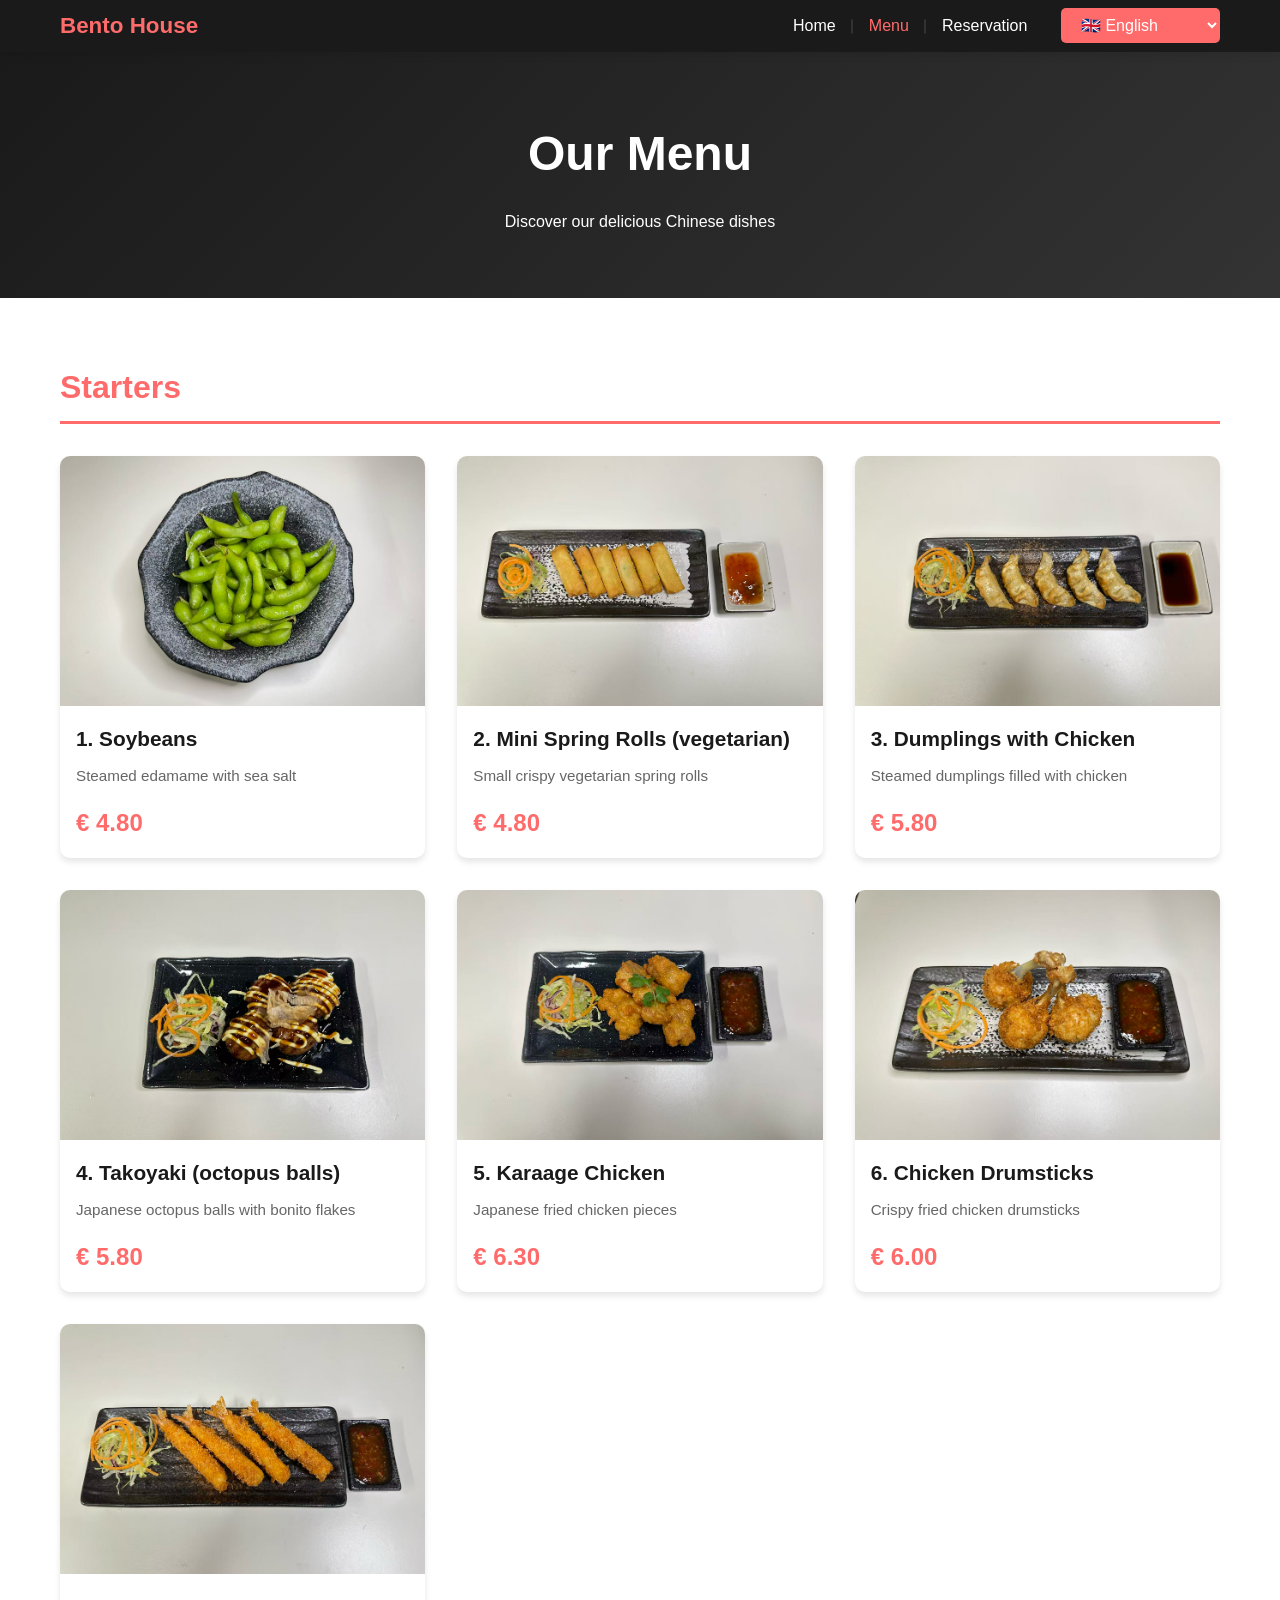
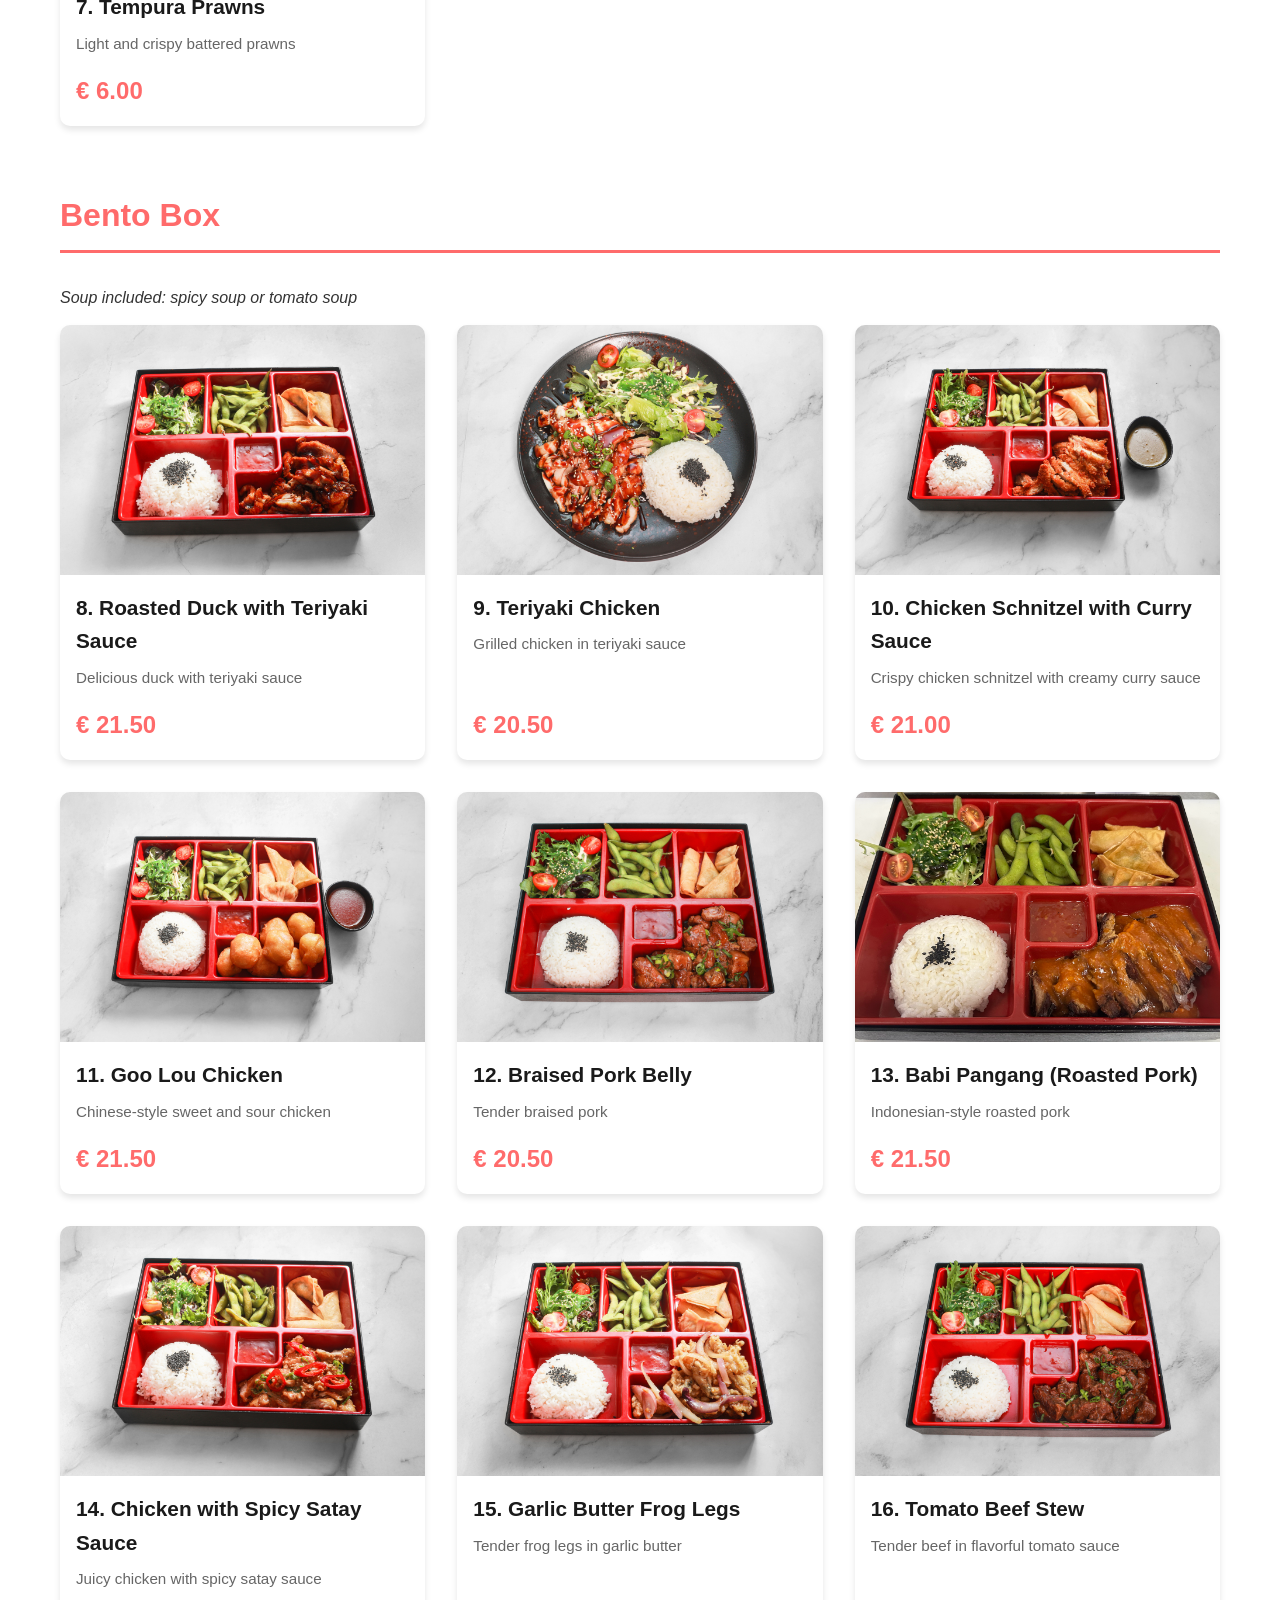
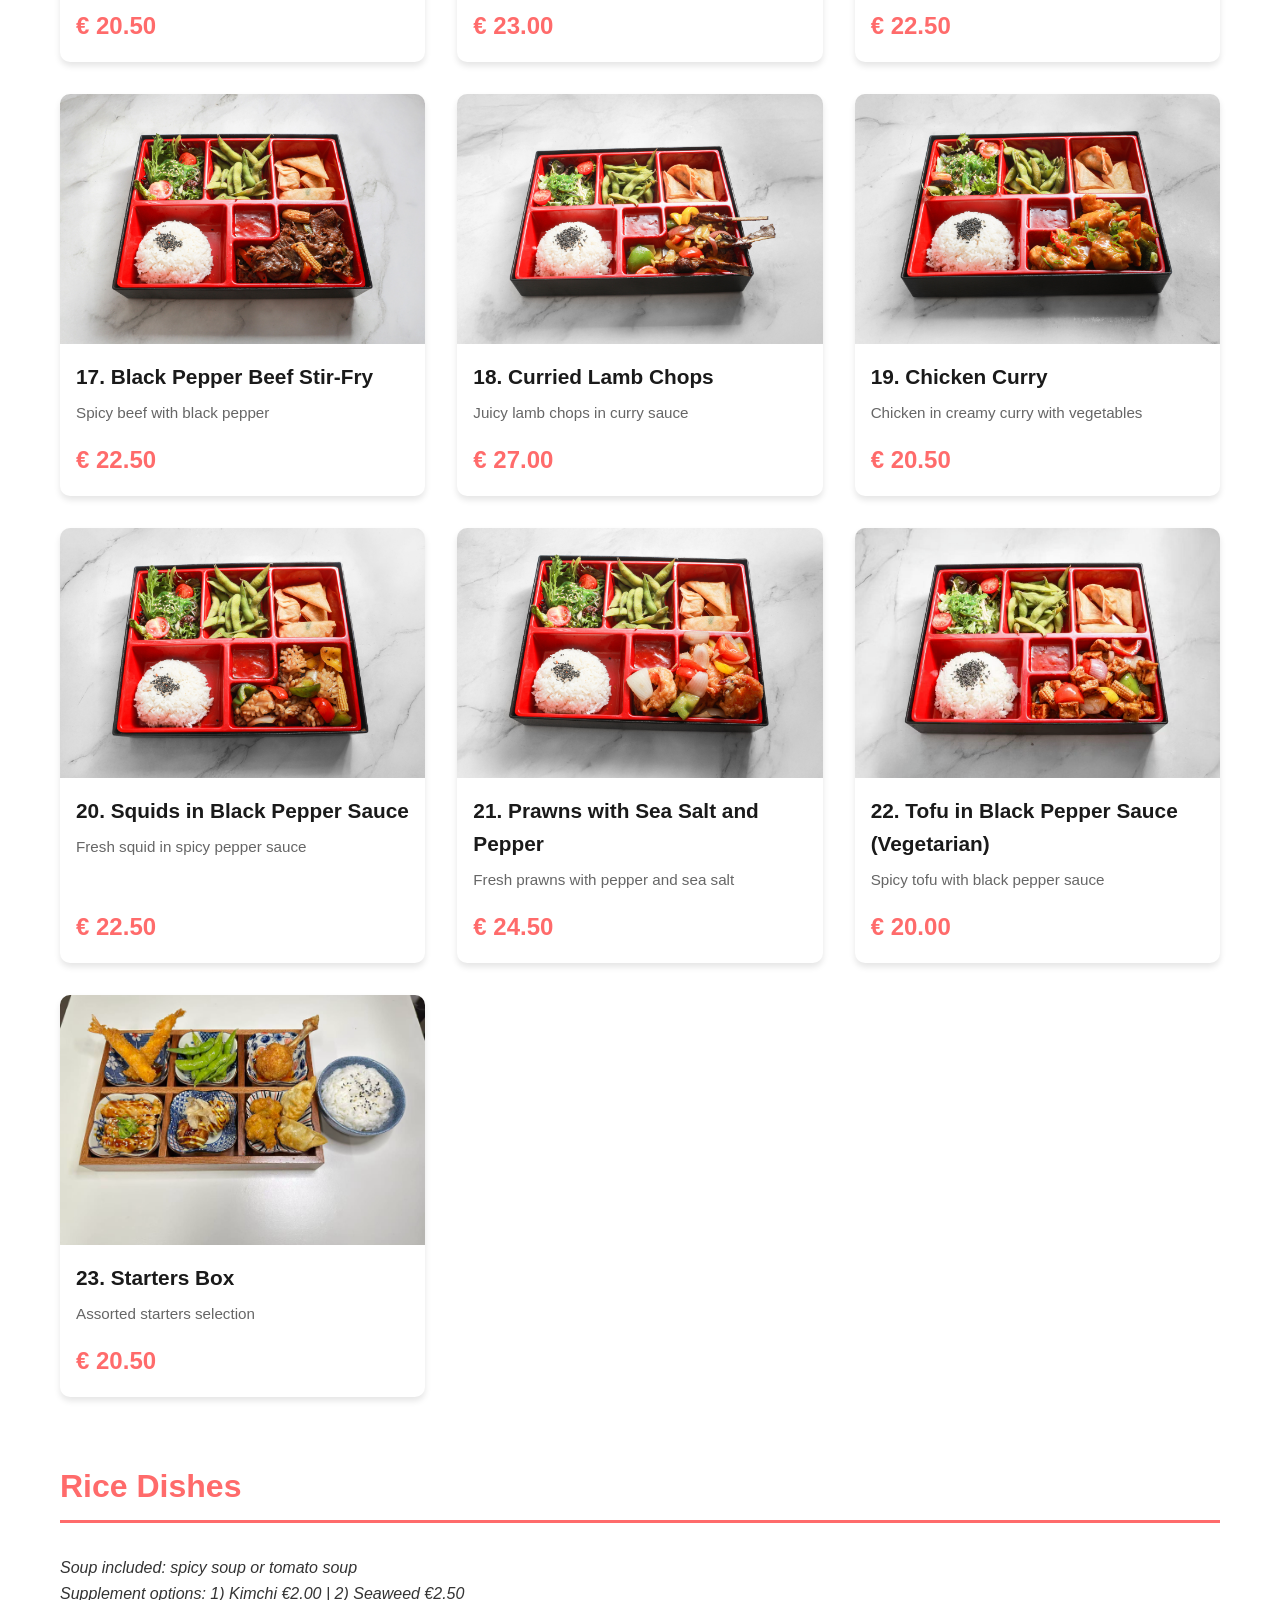
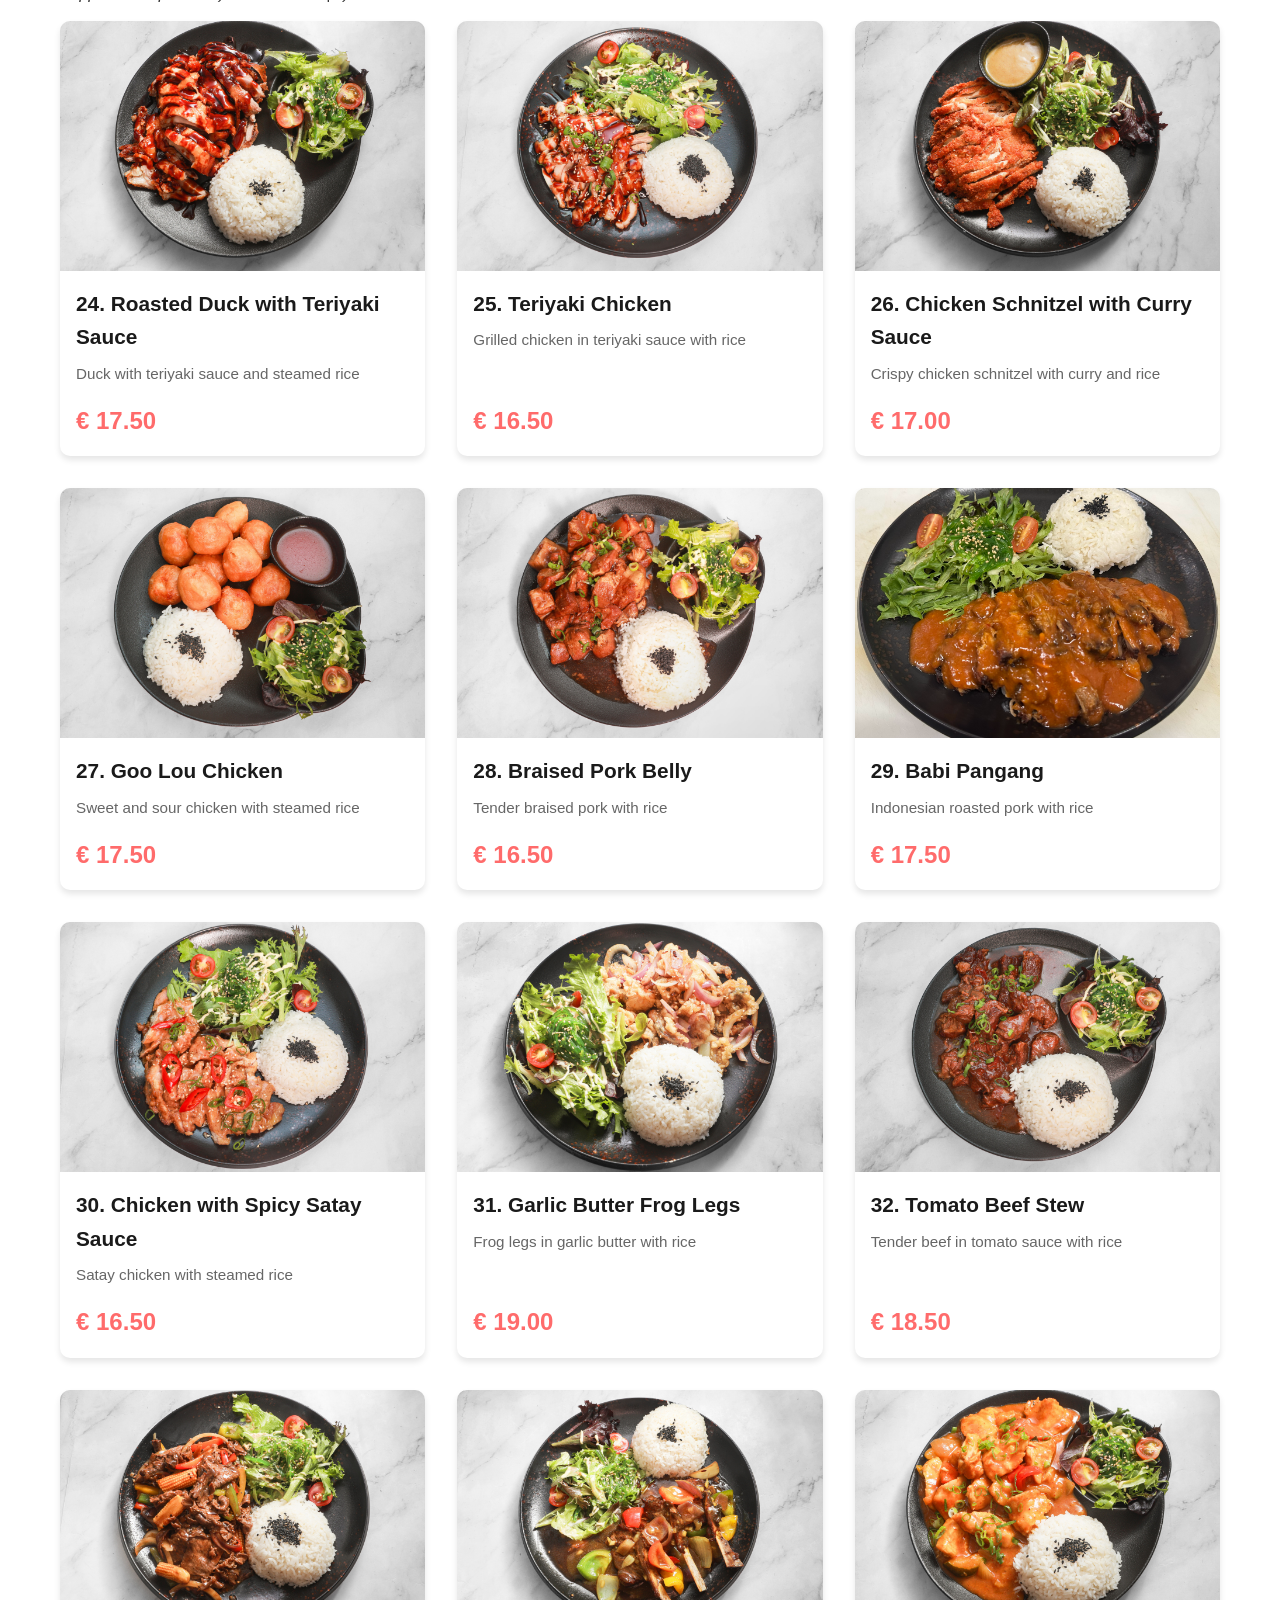
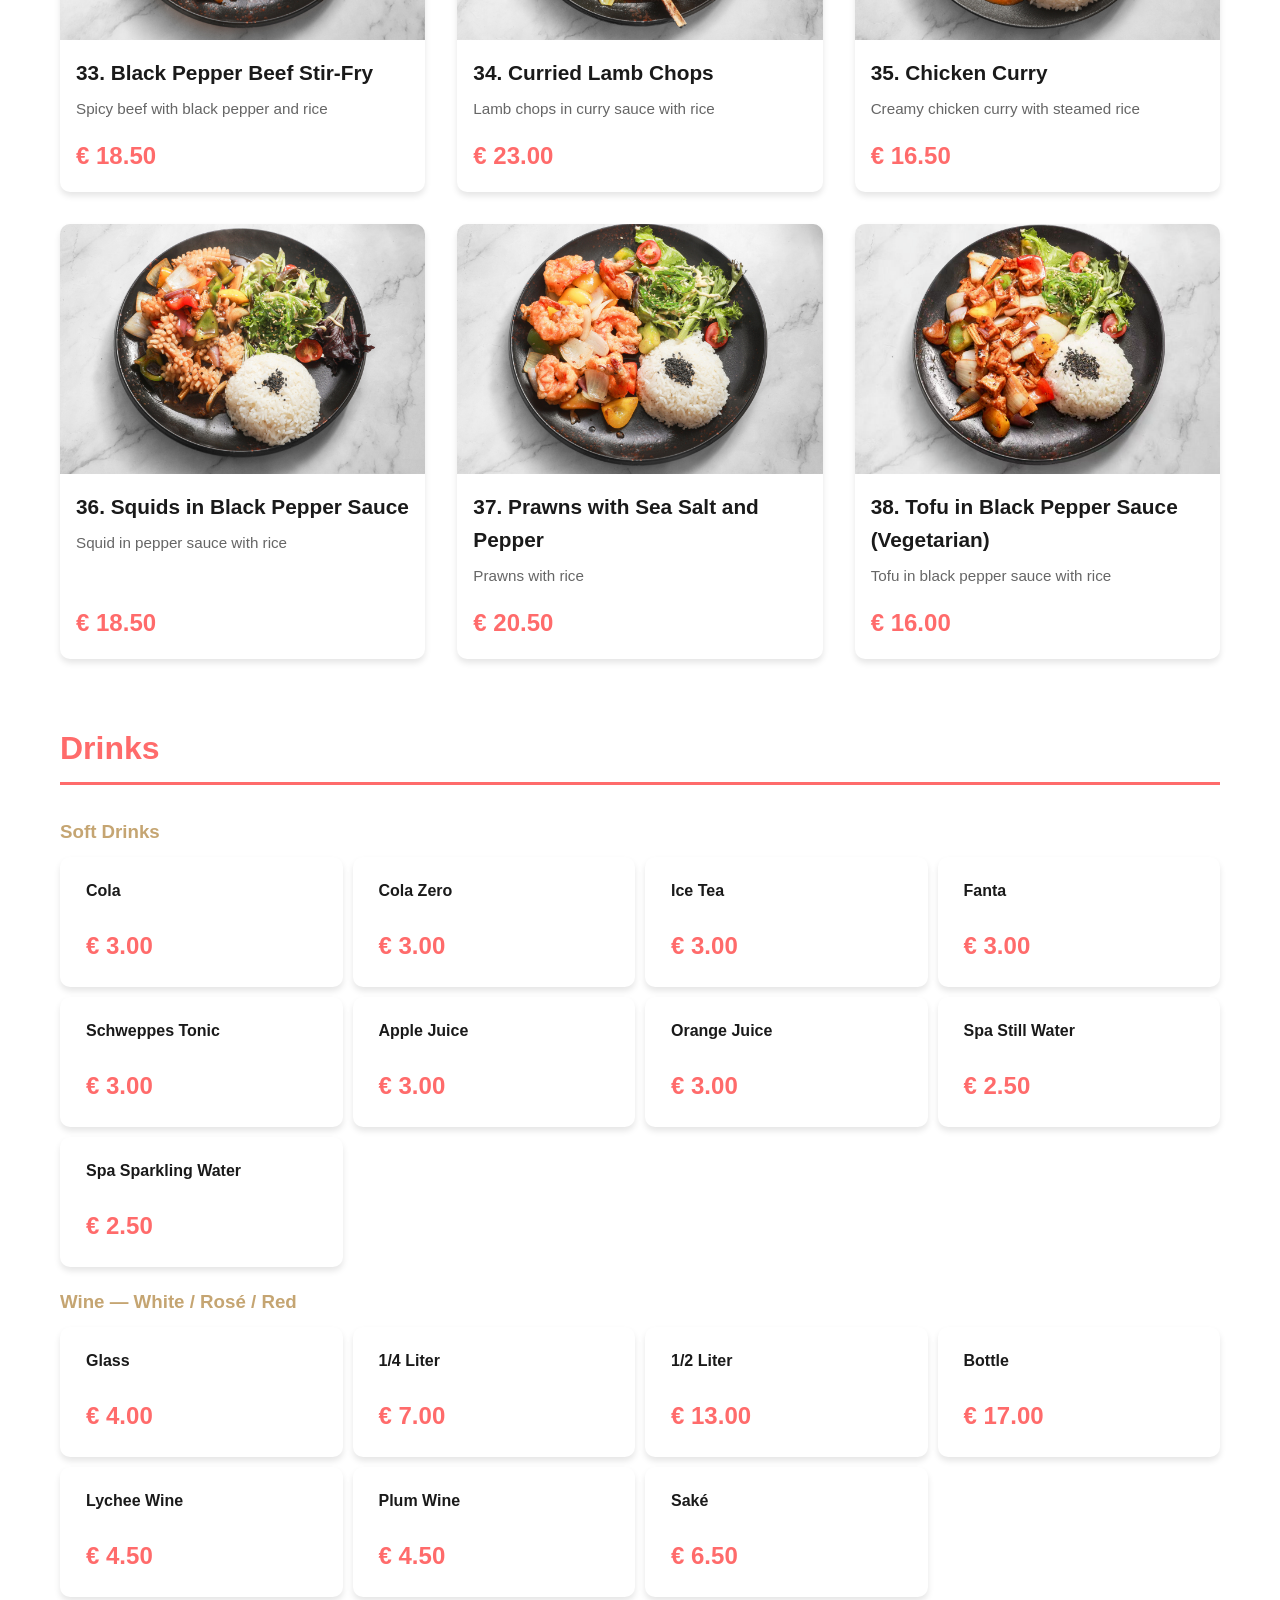
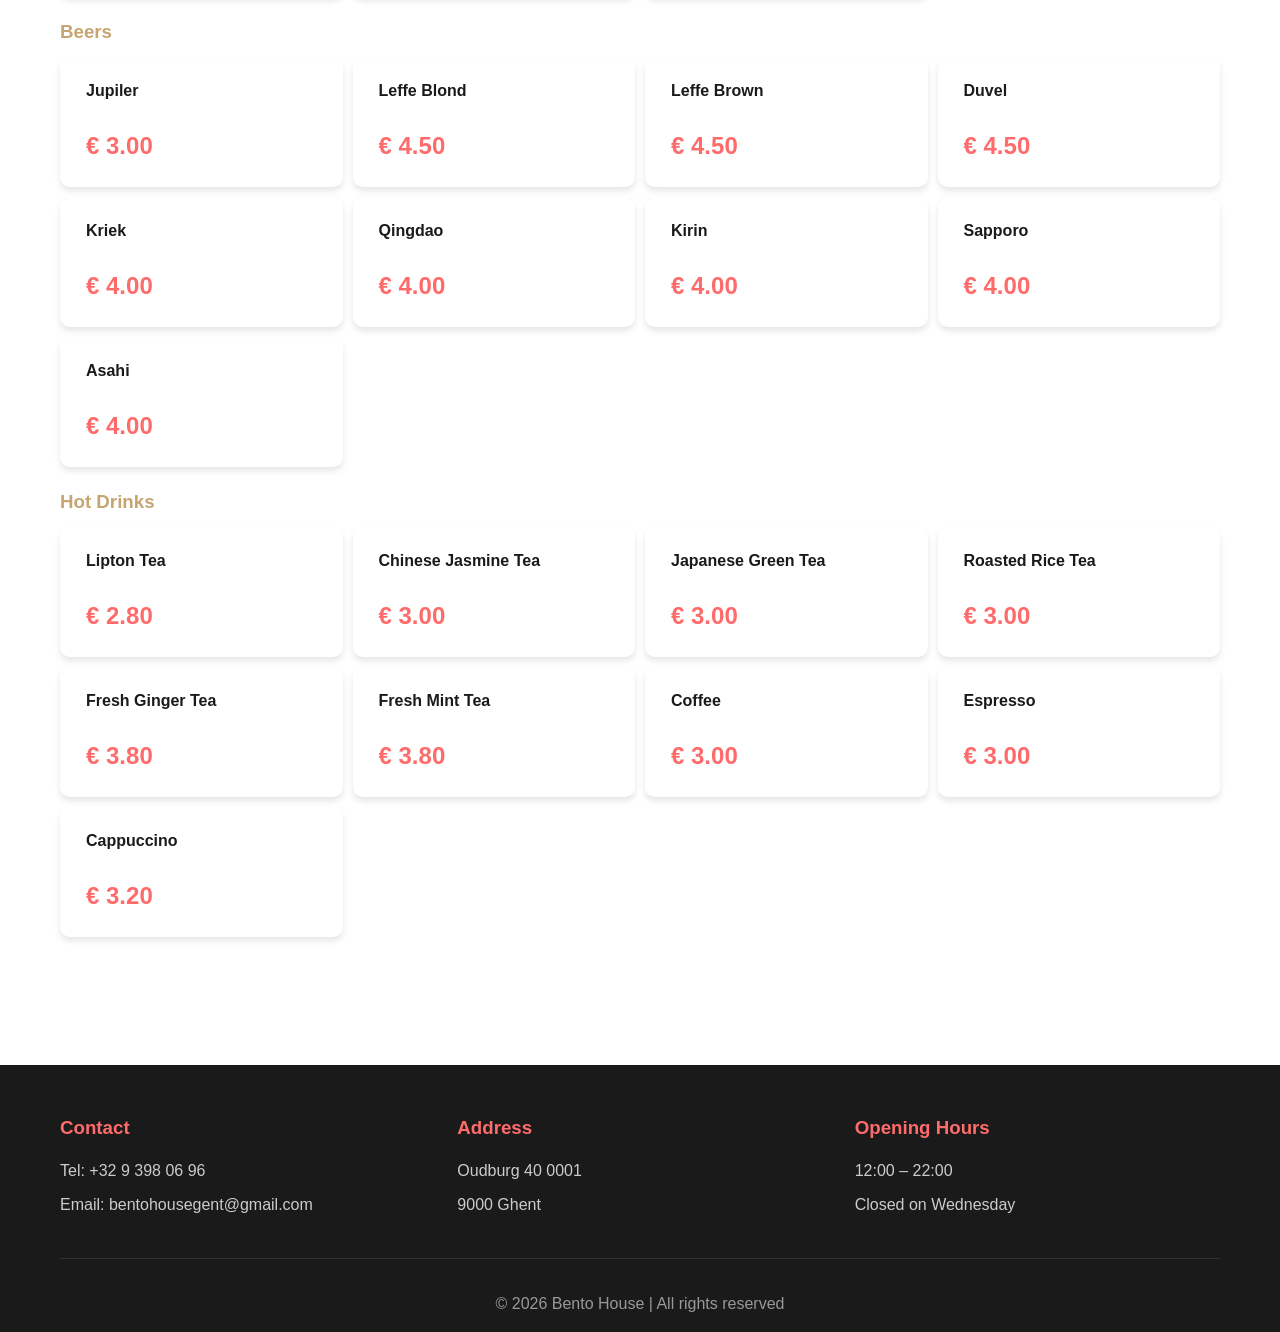
<file: menu-en.html>
<!DOCTYPE html>
<html lang="en">
<head>
    <meta charset="UTF-8">
    <meta name="viewport" content="width=device-width, initial-scale=1.0">
    <title>Menu - Bento House</title>
    <link rel="stylesheet" href="styles.css">
</head>
<body>
    <header>
        <div class="container">
            <div class="logo">
                <h1>Bento House</h1>
            </div>
            <nav>
                <ul>
                    <li><a href="index-en.html">Home</a></li>
                    <li><a href="menu-en.html" class="active">Menu</a></li>
                    <li><a href="reservation-en.html">Reservation</a></li>
                    <li class="language-switcher">
                        <select class="lang-dropdown" onchange="window.location.href=this.value">
                            <option value="menu.html">🇳🇱 Nederlands</option>
                            <option value="menu-en.html" selected>🇬🇧 English</option>
                            <option value="menu-zh.html">🇨🇳 中文</option>
                            <option value="menu-fr.html">🇫🇷 Français</option>
                        </select>
                    </li>
                </ul>
            </nav>
        </div>
    </header>

    <main>
        <section class="menu-header">
            <div class="container">
                <h1>Our Menu</h1>
                <p>Discover our delicious Chinese dishes</p>
            </div>
        </section>

        <section class="menu-content">
            <div class="container">
                <!-- Starters -->
                <div class="menu-category">
                    <h2>Starters</h2>
                    <div class="menu-items">
                        <div class="menu-item">
                            <img src="images/dutch/green-bean.png" alt="Soybeans" class="menu-item-img">
                            <div class="item-info">
                                <h3>1. Soybeans</h3>
                                <p>Steamed edamame with sea salt</p>
                            </div>
                            <span class="price">€ 4.80</span>
                        </div>
                        <div class="menu-item">
                            <img src="images/dutch/spring-roll.png" alt="Mini Spring Rolls" class="menu-item-img">
                            <div class="item-info">
                                <h3>2. Mini Spring Rolls (vegetarian)</h3>
                                <p>Small crispy vegetarian spring rolls</p>
                            </div>
                            <span class="price">€ 4.80</span>
                        </div>
                        <div class="menu-item">
                            <img src="images/dutch/dumpling.png" alt="Dumplings" class="menu-item-img">
                            <div class="item-info">
                                <h3>3. Dumplings with Chicken</h3>
                                <p>Steamed dumplings filled with chicken</p>
                            </div>
                            <span class="price">€ 5.80</span>
                        </div>
                        <div class="menu-item">
                            <img src="images/dutch/meat.png" alt="Takoyaki" class="menu-item-img">
                            <div class="item-info">
                                <h3>4. Takoyaki (octopus balls)</h3>
                                <p>Japanese octopus balls with bonito flakes</p>
                            </div>
                            <span class="price">€ 5.80</span>
                        </div>
                        <div class="menu-item">
                            <img src="images/dutch/nugter.png" alt="Karaage Chicken" class="menu-item-img">
                            <div class="item-info">
                                <h3>5. Karaage Chicken</h3>
                                <p>Japanese fried chicken pieces</p>
                            </div>
                            <span class="price">€ 6.30</span>
                        </div>
                        <div class="menu-item">
                            <img src="images/dutch/chick-leg.png" alt="Chicken Drumsticks" class="menu-item-img">
                            <div class="item-info">
                                <h3>6. Chicken Drumsticks</h3>
                                <p>Crispy fried chicken drumsticks</p>
                            </div>
                            <span class="price">€ 6.00</span>
                        </div>
                        <div class="menu-item">
                            <img src="images/dutch/shrimp.png" alt="Tempura Prawns" class="menu-item-img">
                            <div class="item-info">
                                <h3>7. Tempura Prawns</h3>
                                <p>Light and crispy battered prawns</p>
                            </div>
                            <span class="price">€ 6.00</span>
                        </div>
                    </div>
                </div>

                <!-- Bento Box -->
                <div class="menu-category">
                    <h2>Bento Box</h2>
                    <p style="font-style: italic; margin-bottom: 15px;">Soup included: spicy soup or tomato soup</p>
                    <div class="menu-items">
                        <div class="menu-item">
                            <img src="images/dutch/9 Teriyaki Eend.jpg" alt="Teriyaki Duck" class="menu-item-img">
                            <div class="item-info">
                                <h3>8. Roasted Duck with Teriyaki Sauce</h3>
                                <p>Delicious duck with teriyaki sauce</p>
                            </div>
                            <span class="price">€ 21.50</span>
                        </div>
                        <div class="menu-item">
                            <img src="images/dutch/24 Teriyaki kip.jpg" alt="Teriyaki Chicken" class="menu-item-img">
                            <div class="item-info">
                                <h3>9. Teriyaki Chicken</h3>
                                <p>Grilled chicken in teriyaki sauce</p>
                            </div>
                            <span class="price">€ 20.50</span>
                        </div>
                        <div class="menu-item">
                            <img src="images/dutch/11 Kipschnitzel met currysaus.jpg" alt="Chicken Schnitzel with Curry Sauce" class="menu-item-img">
                            <div class="item-info">
                                <h3>10. Chicken Schnitzel with Curry Sauce</h3>
                                <p>Crispy chicken schnitzel with creamy curry sauce</p>
                            </div>
                            <span class="price">€ 21.00</span>
                        </div>
                        <div class="menu-item">
                            <img src="images/dutch/12 Koe Loe Kip.jpg" alt="Goo Lou Chicken" class="menu-item-img">
                            <div class="item-info">
                                <h3>11. Goo Lou Chicken</h3>
                                <p>Chinese-style sweet and sour chicken</p>
                            </div>
                            <span class="price">€ 21.50</span>
                        </div>
                        <div class="menu-item">
                            <img src="images/dutch/13 Gestoofd buikspek.jpg" alt="Braised Pork Belly" class="menu-item-img">
                            <div class="item-info">
                                <h3>12. Braised Pork Belly</h3>
                                <p>Tender braised pork</p>
                            </div>
                            <span class="price">€ 20.50</span>
                        </div>
                        <div class="menu-item">
                            <img src="images/dutch/13.png" alt="Babi Pangang" class="menu-item-img">
                            <div class="item-info">
                                <h3>13. Babi Pangang (Roasted Pork)</h3>
                                <p>Indonesian-style roasted pork</p>
                            </div>
                            <span class="price">€ 21.50</span>
                        </div>
                        <div class="menu-item">
                            <img src="images/dutch/14 Kip in pikant satésaus.jpg" alt="Chicken in Spicy Satay Sauce" class="menu-item-img">
                            <div class="item-info">
                                <h3>14. Chicken with Spicy Satay Sauce</h3>
                                <p>Juicy chicken with spicy satay sauce</p>
                            </div>
                            <span class="price">€ 20.50</span>
                        </div>
                        <div class="menu-item">
                            <img src="images/dutch/20 Kikkerbilletjes met boter en look.jpg" alt="Frog Legs with Butter and Garlic" class="menu-item-img">
                            <div class="item-info">
                                <h3>15. Garlic Butter Frog Legs</h3>
                                <p>Tender frog legs in garlic butter</p>
                            </div>
                            <span class="price">€ 23.00</span>
                        </div>
                        <div class="menu-item">
                            <img src="images/dutch/15 Gestoofd rundvlees.jpg" alt="Braised Beef" class="menu-item-img">
                            <div class="item-info">
                                <h3>16. Tomato Beef Stew</h3>
                                <p>Tender beef in flavorful tomato sauce</p>
                            </div>
                            <span class="price">€ 22.50</span>
                        </div>
                        <div class="menu-item">
                            <img src="images/dutch/16 Rundvlees met zwarte peppersaus.jpg" alt="Beef with Black Pepper Sauce" class="menu-item-img">
                            <div class="item-info">
                                <h3>17. Black Pepper Beef Stir-Fry</h3>
                                <p>Spicy beef with black pepper</p>
                            </div>
                            <span class="price">€ 22.50</span>
                        </div>
                        <div class="menu-item">
                            <img src="images/dutch/17 Lamskotelet met currysaus.jpg" alt="Lamb Chop with Curry Sauce" class="menu-item-img">
                            <div class="item-info">
                                <h3>18. Curried Lamb Chops</h3>
                                <p>Juicy lamb chops in curry sauce</p>
                            </div>
                            <span class="price">€ 27.00</span>
                        </div>
                        <div class="menu-item">
                            <img src="images/dutch/18 Kipcurry.jpg" alt="Chicken Curry" class="menu-item-img">
                            <div class="item-info">
                                <h3>19. Chicken Curry</h3>
                                <p>Chicken in creamy curry with vegetables</p>
                            </div>
                            <span class="price">€ 20.50</span>
                        </div>
                        <div class="menu-item">
                            <img src="images/dutch/19 Inktvis met zwarte peppersaus.jpg" alt="Squid with Black Pepper Sauce" class="menu-item-img">
                            <div class="item-info">
                                <h3>20. Squids in Black Pepper Sauce</h3>
                                <p>Fresh squid in spicy pepper sauce</p>
                            </div>
                            <span class="price">€ 22.50</span>
                        </div>
                        <div class="menu-item">
                            <img src="images/dutch/21 Gambas met pepper en zeezout.jpg" alt="Prawns with Pepper and Sea Salt" class="menu-item-img">
                            <div class="item-info">
                                <h3>21. Prawns with Sea Salt and Pepper</h3>
                                <p>Fresh prawns with pepper and sea salt</p>
                            </div>
                            <span class="price">€ 24.50</span>
                        </div>
                        <div class="menu-item">
                            <img src="images/dutch/22.png" alt="Tofu in Black Pepper Sauce" class="menu-item-img">
                            <div class="item-info">
                                <h3>22. Tofu in Black Pepper Sauce (Vegetarian)</h3>
                                <p>Spicy tofu with black pepper sauce</p>
                            </div>
                            <span class="price">€ 20.00</span>
                        </div>
                        <div class="menu-item">
                            <img src="images/dutch/box.png" alt="Starters Box" class="menu-item-img">
                            <div class="item-info">
                                <h3>23. Starters Box</h3>
                                <p>Assorted starters selection</p>
                            </div>
                            <span class="price">€ 20.50</span>
                        </div>
                    </div>
                </div>

                <!-- Rice Dishes -->
                <div class="menu-category">
                    <h2>Rice Dishes</h2>
                    <p style="font-style: italic; margin-bottom: 15px;">Soup included: spicy soup or tomato soup<br>Supplement options: 1) Kimchi €2.00 | 2) Seaweed €2.50</p>
                    <div class="menu-items">
                        <div class="menu-item">
                            <img src="images/dutch/23 Teriyaki Eend.jpg" alt="Teriyaki Duck with Rice" class="menu-item-img">
                            <div class="item-info">
                                <h3>24. Roasted Duck with Teriyaki Sauce</h3>
                                <p>Duck with teriyaki sauce and steamed rice</p>
                            </div>
                            <span class="price">€ 17.50</span>
                        </div>
                        <div class="menu-item">
                            <img src="images/dutch/24 Teriyaki kip.jpg" alt="Teriyaki Chicken" class="menu-item-img">
                            <div class="item-info">
                                <h3>25. Teriyaki Chicken</h3>
                                <p>Grilled chicken in teriyaki sauce with rice</p>
                            </div>
                            <span class="price">€ 16.50</span>
                        </div>
                        <div class="menu-item">
                            <img src="images/dutch/25 Kipschnitzel in currysaus.jpg" alt="Chicken Schnitzel in Curry Sauce" class="menu-item-img">
                            <div class="item-info">
                                <h3>26. Chicken Schnitzel with Curry Sauce</h3>
                                <p>Crispy chicken schnitzel with curry and rice</p>
                            </div>
                            <span class="price">€ 17.00</span>
                        </div>
                        <div class="menu-item">
                            <img src="images/dutch/26 Koe Loe Kip.jpg" alt="Goo Lou Chicken" class="menu-item-img">
                            <div class="item-info">
                                <h3>27. Goo Lou Chicken</h3>
                                <p>Sweet and sour chicken with steamed rice</p>
                            </div>
                            <span class="price">€ 17.50</span>
                        </div>
                        <div class="menu-item">
                            <img src="images/dutch/27 Gestoofd buikspek.jpg" alt="Braised Pork Belly with Rice" class="menu-item-img">
                            <div class="item-info">
                                <h3>28. Braised Pork Belly</h3>
                                <p>Tender braised pork with rice</p>
                            </div>
                            <span class="price">€ 16.50</span>
                        </div>
                        <div class="menu-item">
                            <img src="images/dutch/29.png" alt="Babi Pangang with Rice" class="menu-item-img">
                            <div class="item-info">
                                <h3>29. Babi Pangang</h3>
                                <p>Indonesian roasted pork with rice</p>
                            </div>
                            <span class="price">€ 17.50</span>
                        </div>
                        <div class="menu-item">
                            <img src="images/dutch/28 Kip in pikant satésaus.jpg" alt="Chicken in Spicy Satay Sauce with Rice" class="menu-item-img">
                            <div class="item-info">
                                <h3>30. Chicken with Spicy Satay Sauce</h3>
                                <p>Satay chicken with steamed rice</p>
                            </div>
                            <span class="price">€ 16.50</span>
                        </div>
                        <div class="menu-item">
                            <img src="images/dutch/34 Kikkerbilletjes met boter en look.jpg" alt="Frog Legs with Butter and Garlic with Rice" class="menu-item-img">
                            <div class="item-info">
                                <h3>31. Garlic Butter Frog Legs</h3>
                                <p>Frog legs in garlic butter with rice</p>
                            </div>
                            <span class="price">€ 19.00</span>
                        </div>
                        <div class="menu-item">
                            <img src="images/dutch/29 Gestoofd rundvlees.jpg" alt="Tomato Beef Stew with Rice" class="menu-item-img">
                            <div class="item-info">
                                <h3>32. Tomato Beef Stew</h3>
                                <p>Tender beef in tomato sauce with rice</p>
                            </div>
                            <span class="price">€ 18.50</span>
                        </div>
                        <div class="menu-item">
                            <img src="images/dutch/30 Rundvlees met zwarte peppersaus.jpg" alt="Beef with Black Pepper Sauce with Rice" class="menu-item-img">
                            <div class="item-info">
                                <h3>33. Black Pepper Beef Stir-Fry</h3>
                                <p>Spicy beef with black pepper and rice</p>
                            </div>
                            <span class="price">€ 18.50</span>
                        </div>
                        <div class="menu-item">
                            <img src="images/dutch/31 Lamskotelet met currysaus.jpg" alt="Lamb Chop with Curry Sauce with Rice" class="menu-item-img">
                            <div class="item-info">
                                <h3>34. Curried Lamb Chops</h3>
                                <p>Lamb chops in curry sauce with rice</p>
                            </div>
                            <span class="price">€ 23.00</span>
                        </div>
                        <div class="menu-item">
                            <img src="images/dutch/32 Kipcurry.jpg" alt="Chicken Curry with Rice" class="menu-item-img">
                            <div class="item-info">
                                <h3>35. Chicken Curry</h3>
                                <p>Creamy chicken curry with steamed rice</p>
                            </div>
                            <span class="price">€ 16.50</span>
                        </div>
                        <div class="menu-item">
                            <img src="images/dutch/33 Inktvis met zwarte peppersaus.jpg" alt="Squid with Black Pepper Sauce with Rice" class="menu-item-img">
                            <div class="item-info">
                                <h3>36. Squids in Black Pepper Sauce</h3>
                                <p>Squid in pepper sauce with rice</p>
                            </div>
                            <span class="price">€ 18.50</span>
                        </div>
                        <div class="menu-item">
                            <img src="images/dutch/35 Gambas met peeper en zeezout.jpg" alt="Prawns with Pepper and Sea Salt with Rice" class="menu-item-img">
                            <div class="item-info">
                                <h3>37. Prawns with Sea Salt and Pepper</h3>
                                <p>Prawns with rice</p>
                            </div>
                            <span class="price">€ 20.50</span>
                        </div>
                        <div class="menu-item">
                            <img src="images/dutch/38.png" alt="Tofu in Black Pepper Sauce with Rice" class="menu-item-img">
                            <div class="item-info">
                                <h3>38. Tofu in Black Pepper Sauce (Vegetarian)</h3>
                                <p>Tofu in black pepper sauce with rice</p>
                            </div>
                            <span class="price">€ 16.00</span>
                        </div>
                    </div>
                </div>

                <!-- Drinks -->
                <div class="menu-category">
                    <h2>Drinks</h2>
                    
                    <h3 style="margin-top: 20px; margin-bottom: 10px; color: #c5a572;">Soft Drinks</h3>
                    <div class="menu-items" style="display: grid; grid-template-columns: repeat(auto-fill, minmax(250px, 1fr)); gap: 10px;">
                        <div class="menu-item" style="border: none; padding: 5px 10px;">
                            <div class="item-info">
                                <h3 style="font-size: 1rem;">Cola</h3>
                            </div>
                            <span class="price">€ 3.00</span>
                        </div>
                        <div class="menu-item" style="border: none; padding: 5px 10px;">
                            <div class="item-info">
                                <h3 style="font-size: 1rem;">Cola Zero</h3>
                            </div>
                            <span class="price">€ 3.00</span>
                        </div>
                        <div class="menu-item" style="border: none; padding: 5px 10px;">
                            <div class="item-info">
                                <h3 style="font-size: 1rem;">Ice Tea</h3>
                            </div>
                            <span class="price">€ 3.00</span>
                        </div>
                        <div class="menu-item" style="border: none; padding: 5px 10px;">
                            <div class="item-info">
                                <h3 style="font-size: 1rem;">Fanta</h3>
                            </div>
                            <span class="price">€ 3.00</span>
                        </div>
                        <div class="menu-item" style="border: none; padding: 5px 10px;">
                            <div class="item-info">
                                <h3 style="font-size: 1rem;">Schweppes Tonic</h3>
                            </div>
                            <span class="price">€ 3.00</span>
                        </div>
                        <div class="menu-item" style="border: none; padding: 5px 10px;">
                            <div class="item-info">
                                <h3 style="font-size: 1rem;">Apple Juice</h3>
                            </div>
                            <span class="price">€ 3.00</span>
                        </div>
                        <div class="menu-item" style="border: none; padding: 5px 10px;">
                            <div class="item-info">
                                <h3 style="font-size: 1rem;">Orange Juice</h3>
                            </div>
                            <span class="price">€ 3.00</span>
                        </div>
                        <div class="menu-item" style="border: none; padding: 5px 10px;">
                            <div class="item-info">
                                <h3 style="font-size: 1rem;">Spa Still Water</h3>
                            </div>
                            <span class="price">€ 2.50</span>
                        </div>
                        <div class="menu-item" style="border: none; padding: 5px 10px;">
                            <div class="item-info">
                                <h3 style="font-size: 1rem;">Spa Sparkling Water</h3>
                            </div>
                            <span class="price">€ 2.50</span>
                        </div>
                    </div>

                    <h3 style="margin-top: 20px; margin-bottom: 10px; color: #c5a572;">Wine — White / Rosé / Red</h3>
                    <div class="menu-items" style="display: grid; grid-template-columns: repeat(auto-fill, minmax(250px, 1fr)); gap: 10px;">
                        <div class="menu-item" style="border: none; padding: 5px 10px;">
                            <div class="item-info">
                                <h3 style="font-size: 1rem;">Glass</h3>
                            </div>
                            <span class="price">€ 4.00</span>
                        </div>
                        <div class="menu-item" style="border: none; padding: 5px 10px;">
                            <div class="item-info">
                                <h3 style="font-size: 1rem;">1/4 Liter</h3>
                            </div>
                            <span class="price">€ 7.00</span>
                        </div>
                        <div class="menu-item" style="border: none; padding: 5px 10px;">
                            <div class="item-info">
                                <h3 style="font-size: 1rem;">1/2 Liter</h3>
                            </div>
                            <span class="price">€ 13.00</span>
                        </div>
                        <div class="menu-item" style="border: none; padding: 5px 10px;">
                            <div class="item-info">
                                <h3 style="font-size: 1rem;">Bottle</h3>
                            </div>
                            <span class="price">€ 17.00</span>
                        </div>
                        <div class="menu-item" style="border: none; padding: 5px 10px;">
                            <div class="item-info">
                                <h3 style="font-size: 1rem;">Lychee Wine</h3>
                            </div>
                            <span class="price">€ 4.50</span>
                        </div>
                        <div class="menu-item" style="border: none; padding: 5px 10px;">
                            <div class="item-info">
                                <h3 style="font-size: 1rem;">Plum Wine</h3>
                            </div>
                            <span class="price">€ 4.50</span>
                        </div>
                        <div class="menu-item" style="border: none; padding: 5px 10px;">
                            <div class="item-info">
                                <h3 style="font-size: 1rem;">Saké</h3>
                            </div>
                            <span class="price">€ 6.50</span>
                        </div>
                    </div>

                    <h3 style="margin-top: 20px; margin-bottom: 10px; color: #c5a572;">Beers</h3>
                    <div class="menu-items" style="display: grid; grid-template-columns: repeat(auto-fill, minmax(250px, 1fr)); gap: 10px;">
                        <div class="menu-item" style="border: none; padding: 5px 10px;">
                            <div class="item-info">
                                <h3 style="font-size: 1rem;">Jupiler</h3>
                            </div>
                            <span class="price">€ 3.00</span>
                        </div>
                        <div class="menu-item" style="border: none; padding: 5px 10px;">
                            <div class="item-info">
                                <h3 style="font-size: 1rem;">Leffe Blond</h3>
                            </div>
                            <span class="price">€ 4.50</span>
                        </div>
                        <div class="menu-item" style="border: none; padding: 5px 10px;">
                            <div class="item-info">
                                <h3 style="font-size: 1rem;">Leffe Brown</h3>
                            </div>
                            <span class="price">€ 4.50</span>
                        </div>
                        <div class="menu-item" style="border: none; padding: 5px 10px;">
                            <div class="item-info">
                                <h3 style="font-size: 1rem;">Duvel</h3>
                            </div>
                            <span class="price">€ 4.50</span>
                        </div>
                        <div class="menu-item" style="border: none; padding: 5px 10px;">
                            <div class="item-info">
                                <h3 style="font-size: 1rem;">Kriek</h3>
                            </div>
                            <span class="price">€ 4.00</span>
                        </div>
                        <div class="menu-item" style="border: none; padding: 5px 10px;">
                            <div class="item-info">
                                <h3 style="font-size: 1rem;">Qingdao</h3>
                            </div>
                            <span class="price">€ 4.00</span>
                        </div>
                        <div class="menu-item" style="border: none; padding: 5px 10px;">
                            <div class="item-info">
                                <h3 style="font-size: 1rem;">Kirin</h3>
                            </div>
                            <span class="price">€ 4.00</span>
                        </div>
                        <div class="menu-item" style="border: none; padding: 5px 10px;">
                            <div class="item-info">
                                <h3 style="font-size: 1rem;">Sapporo</h3>
                            </div>
                            <span class="price">€ 4.00</span>
                        </div>
                        <div class="menu-item" style="border: none; padding: 5px 10px;">
                            <div class="item-info">
                                <h3 style="font-size: 1rem;">Asahi</h3>
                            </div>
                            <span class="price">€ 4.00</span>
                        </div>
                    </div>

                    <h3 style="margin-top: 20px; margin-bottom: 10px; color: #c5a572;">Hot Drinks</h3>
                    <div class="menu-items" style="display: grid; grid-template-columns: repeat(auto-fill, minmax(250px, 1fr)); gap: 10px;">
                        <div class="menu-item" style="border: none; padding: 5px 10px;">
                            <div class="item-info">
                                <h3 style="font-size: 1rem;">Lipton Tea</h3>
                            </div>
                            <span class="price">€ 2.80</span>
                        </div>
                        <div class="menu-item" style="border: none; padding: 5px 10px;">
                            <div class="item-info">
                                <h3 style="font-size: 1rem;">Chinese Jasmine Tea</h3>
                            </div>
                            <span class="price">€ 3.00</span>
                        </div>
                        <div class="menu-item" style="border: none; padding: 5px 10px;">
                            <div class="item-info">
                                <h3 style="font-size: 1rem;">Japanese Green Tea</h3>
                            </div>
                            <span class="price">€ 3.00</span>
                        </div>
                        <div class="menu-item" style="border: none; padding: 5px 10px;">
                            <div class="item-info">
                                <h3 style="font-size: 1rem;">Roasted Rice Tea</h3>
                            </div>
                            <span class="price">€ 3.00</span>
                        </div>
                        <div class="menu-item" style="border: none; padding: 5px 10px;">
                            <div class="item-info">
                                <h3 style="font-size: 1rem;">Fresh Ginger Tea</h3>
                            </div>
                            <span class="price">€ 3.80</span>
                        </div>
                        <div class="menu-item" style="border: none; padding: 5px 10px;">
                            <div class="item-info">
                                <h3 style="font-size: 1rem;">Fresh Mint Tea</h3>
                            </div>
                            <span class="price">€ 3.80</span>
                        </div>
                        <div class="menu-item" style="border: none; padding: 5px 10px;">
                            <div class="item-info">
                                <h3 style="font-size: 1rem;">Coffee</h3>
                            </div>
                            <span class="price">€ 3.00</span>
                        </div>
                        <div class="menu-item" style="border: none; padding: 5px 10px;">
                            <div class="item-info">
                                <h3 style="font-size: 1rem;">Espresso</h3>
                            </div>
                            <span class="price">€ 3.00</span>
                        </div>
                        <div class="menu-item" style="border: none; padding: 5px 10px;">
                            <div class="item-info">
                                <h3 style="font-size: 1rem;">Cappuccino</h3>
                            </div>
                            <span class="price">€ 3.20</span>
                        </div>
                    </div>
                </div>
            </div>
        </section>
    </main>

    <footer>
        <div class="container">
            <div class="footer-content">
                <div class="footer-section">
                    <h3>Contact</h3>
                    <p>Tel: +32 9 398 06 96</p>
                    <p>Email: bentohousegent@gmail.com</p>
                </div>
                <div class="footer-section">
                    <h3>Address</h3>
                    <p>Oudburg 40 0001</p>
                    <p>9000 Ghent</p>
                </div>
                <div class="footer-section">
                    <h3>Opening Hours</h3>
                    <p>12:00 – 22:00</p>
                    <p>Closed on Wednesday</p>
                </div>
            </div>
            <div class="footer-bottom">
                <p>&copy; 2026 Bento House | All rights reserved</p>
            </div>
        </div>
    </footer>
</body>
</html>
</file>
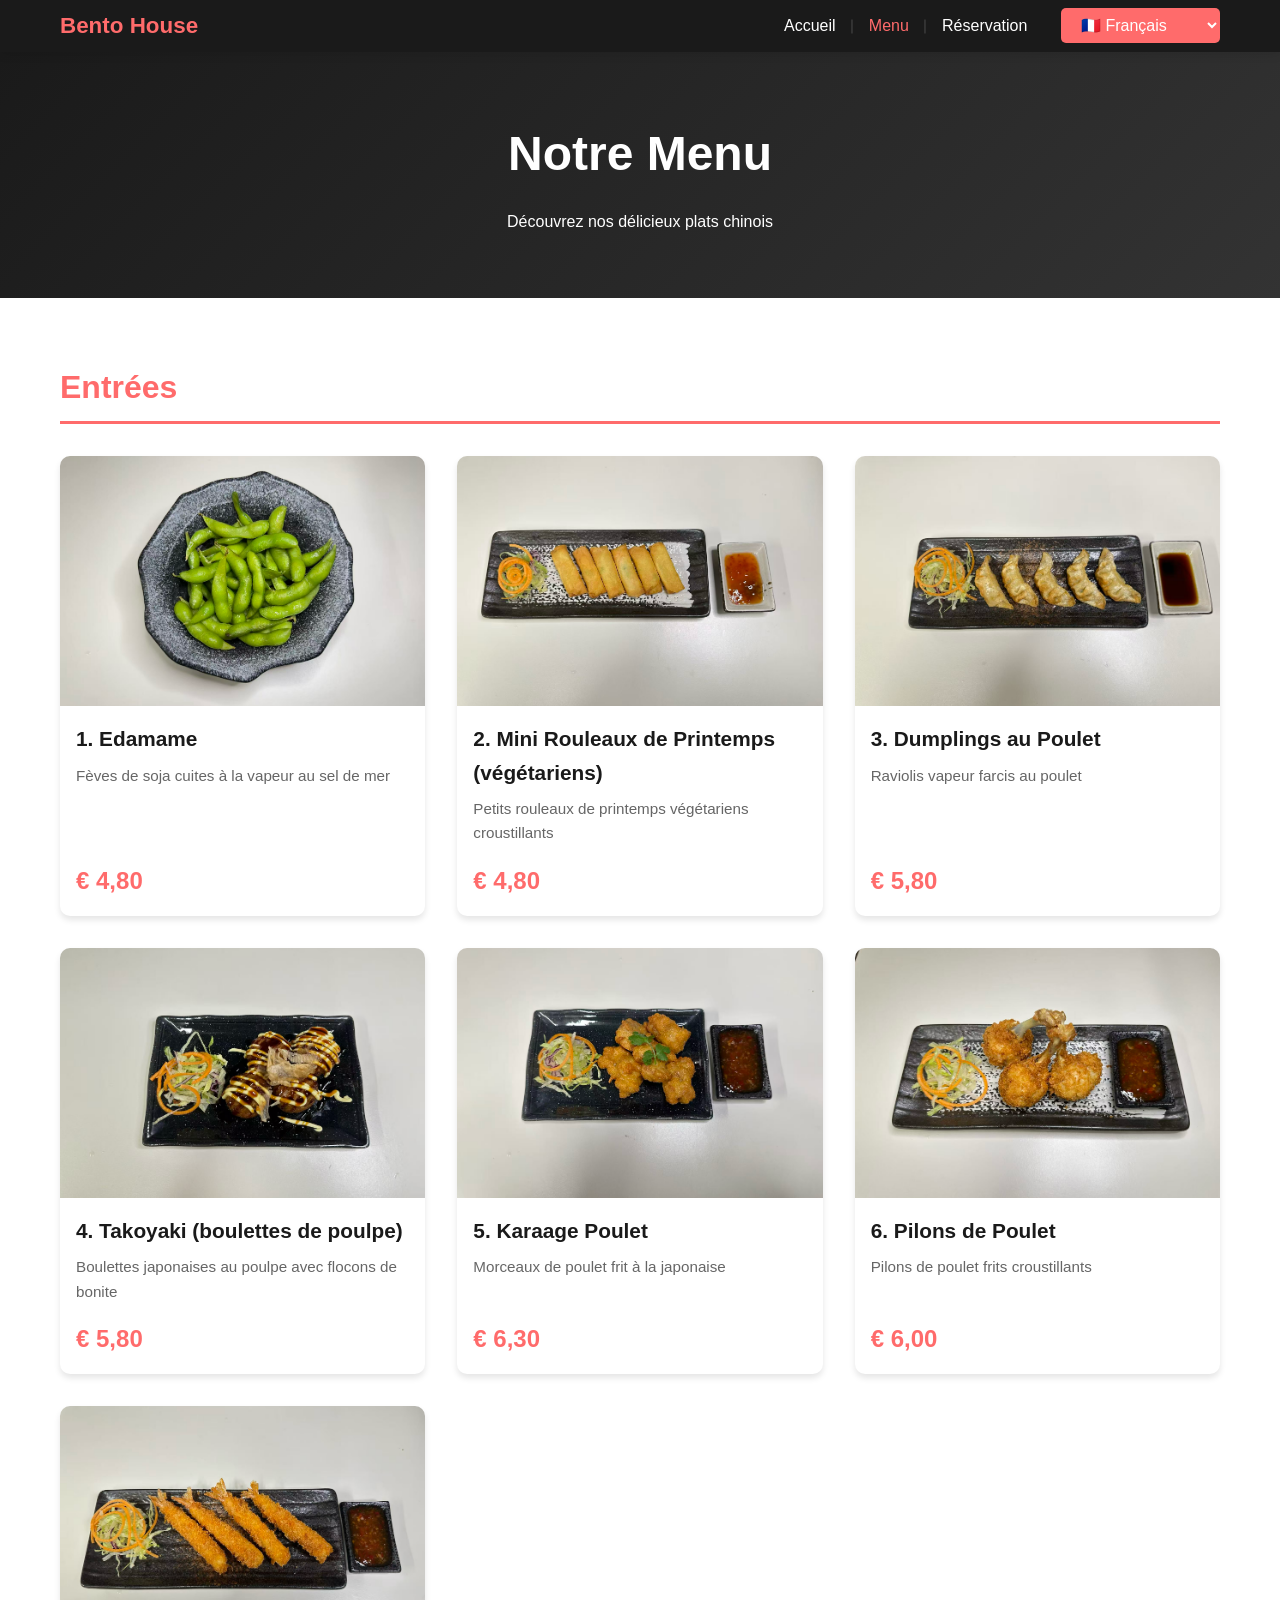
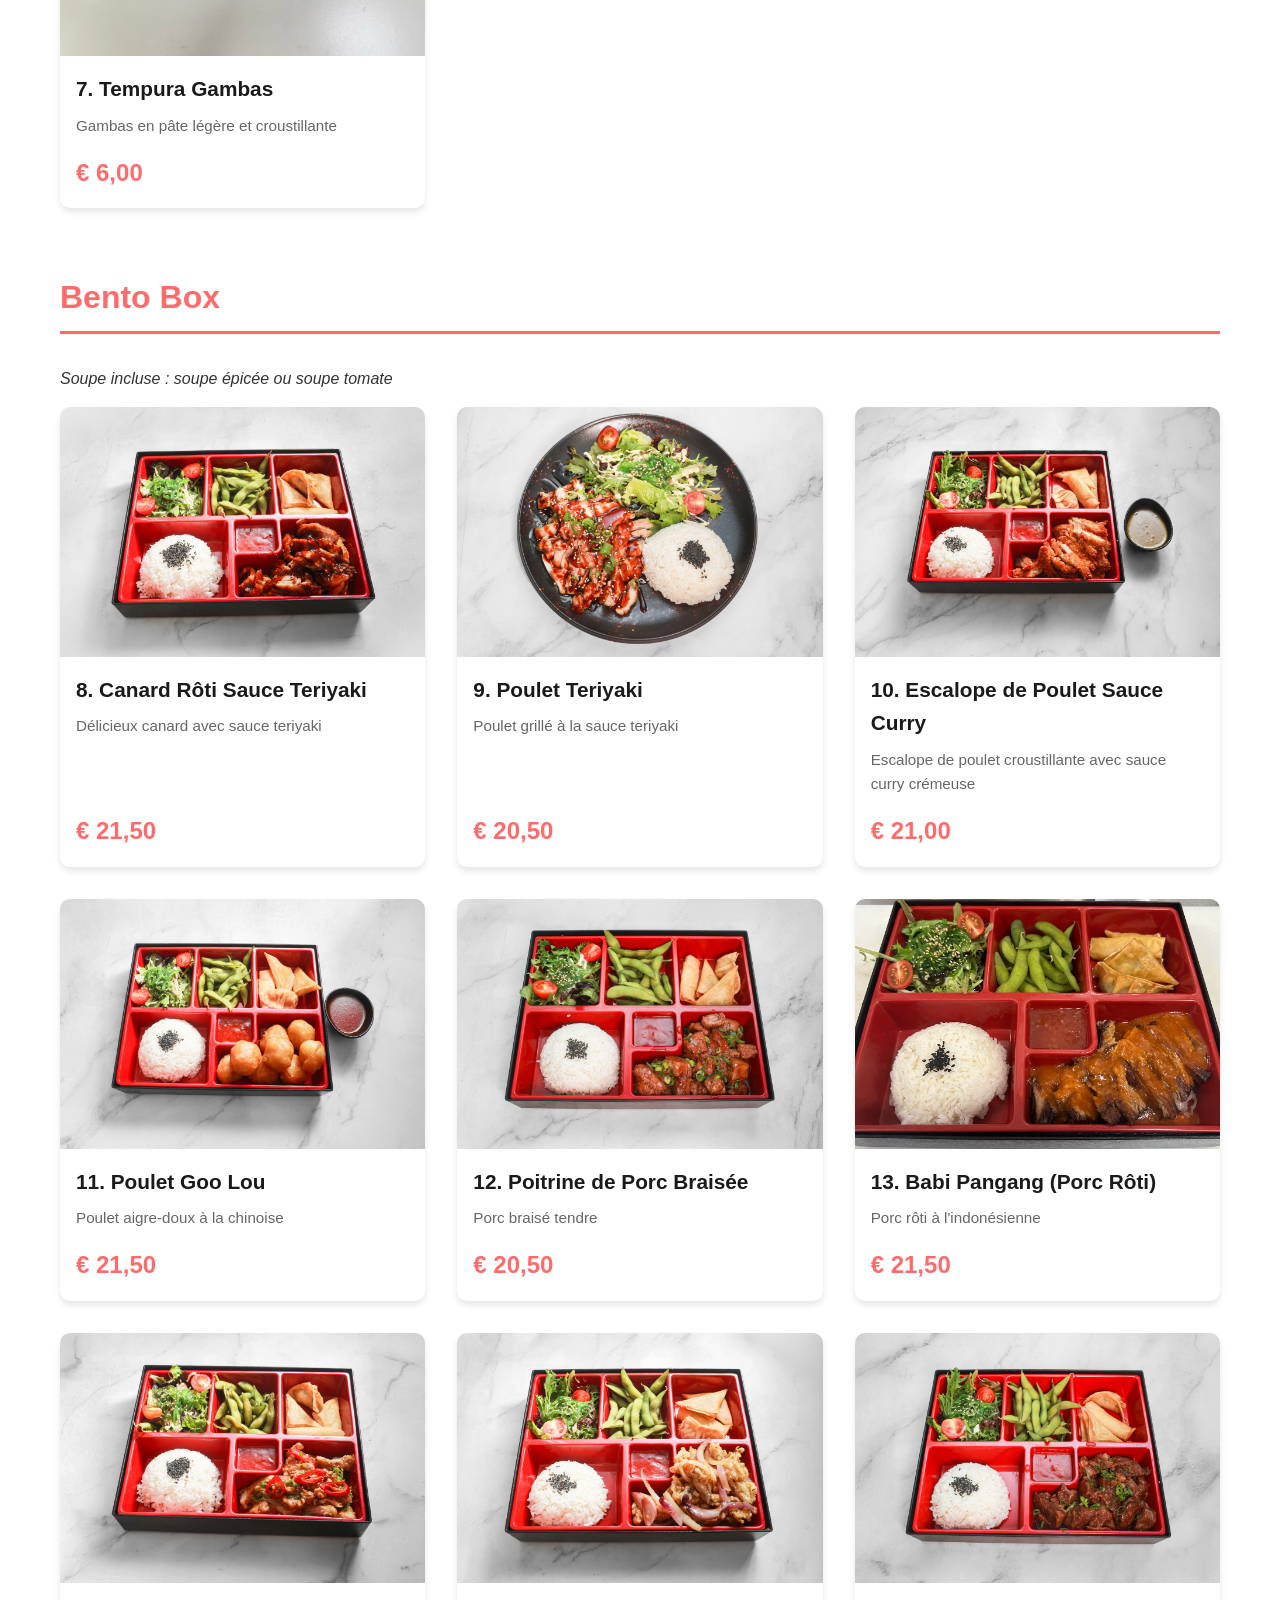
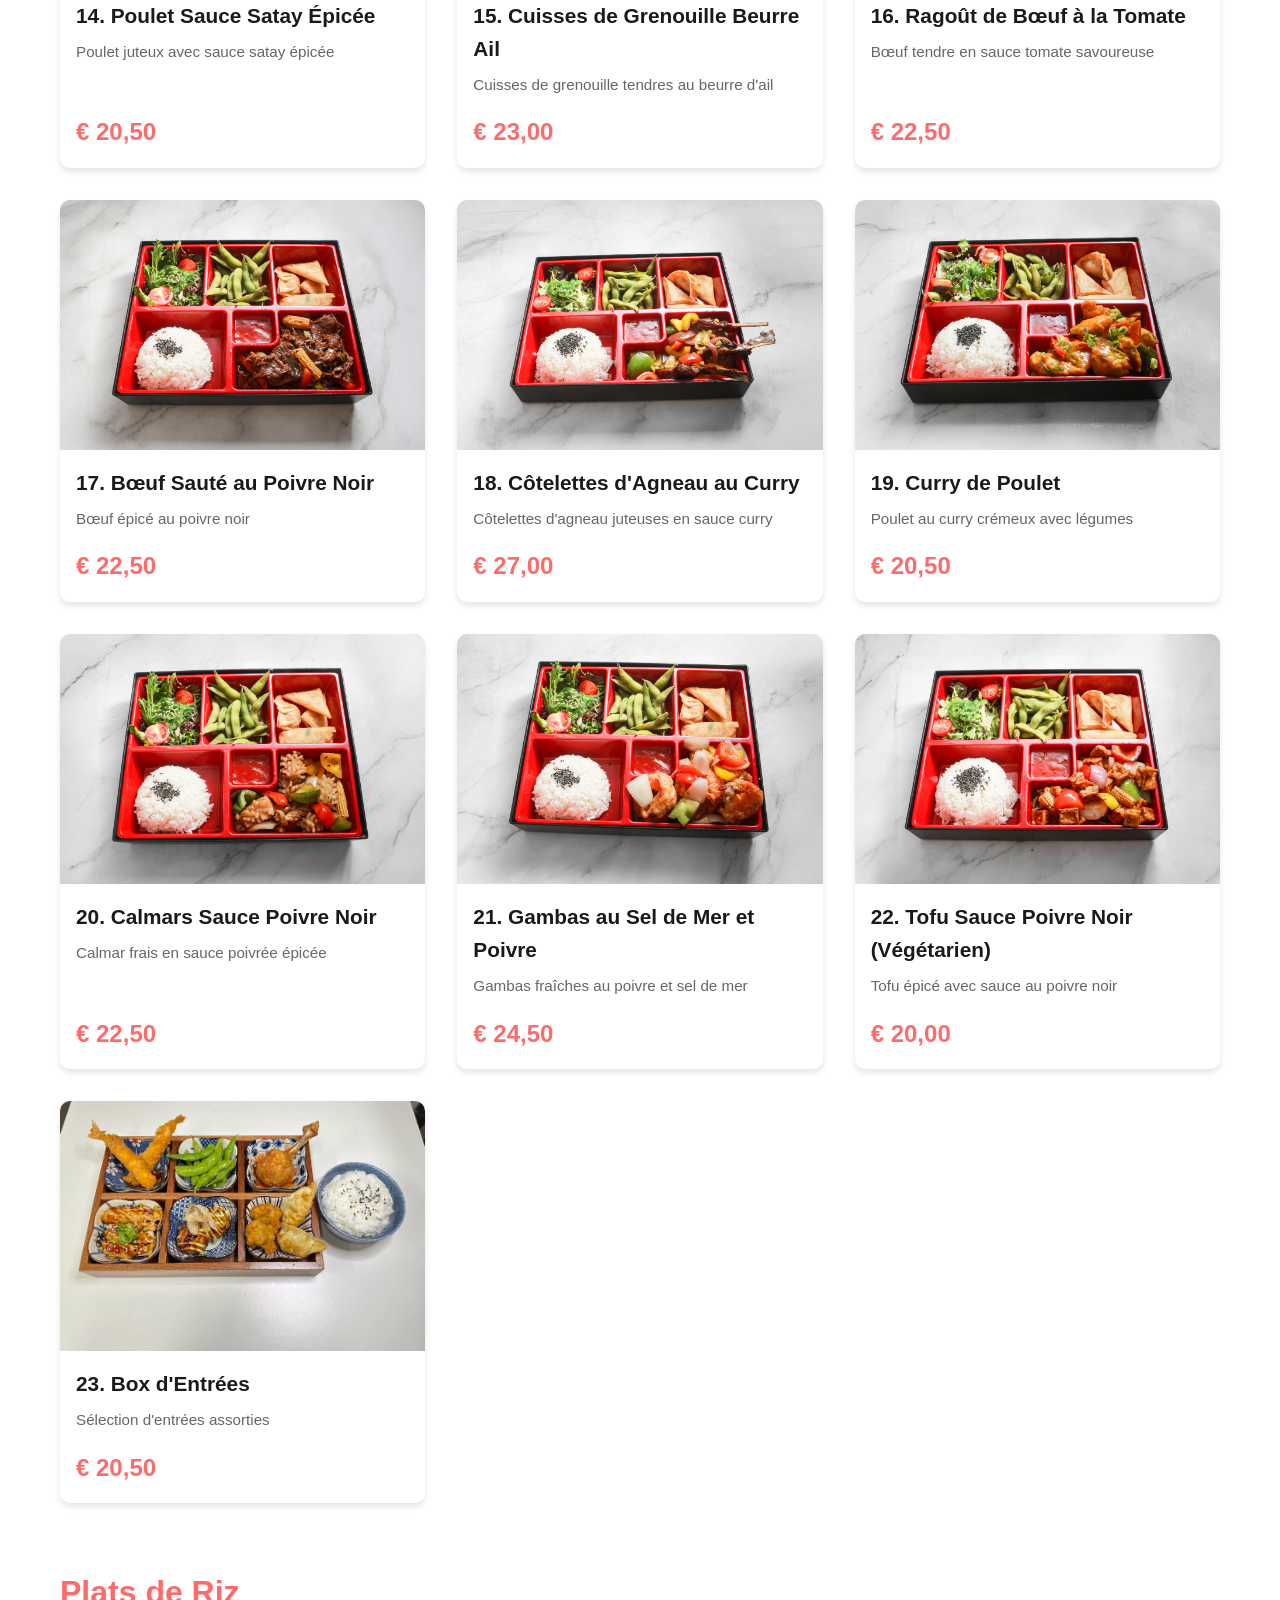
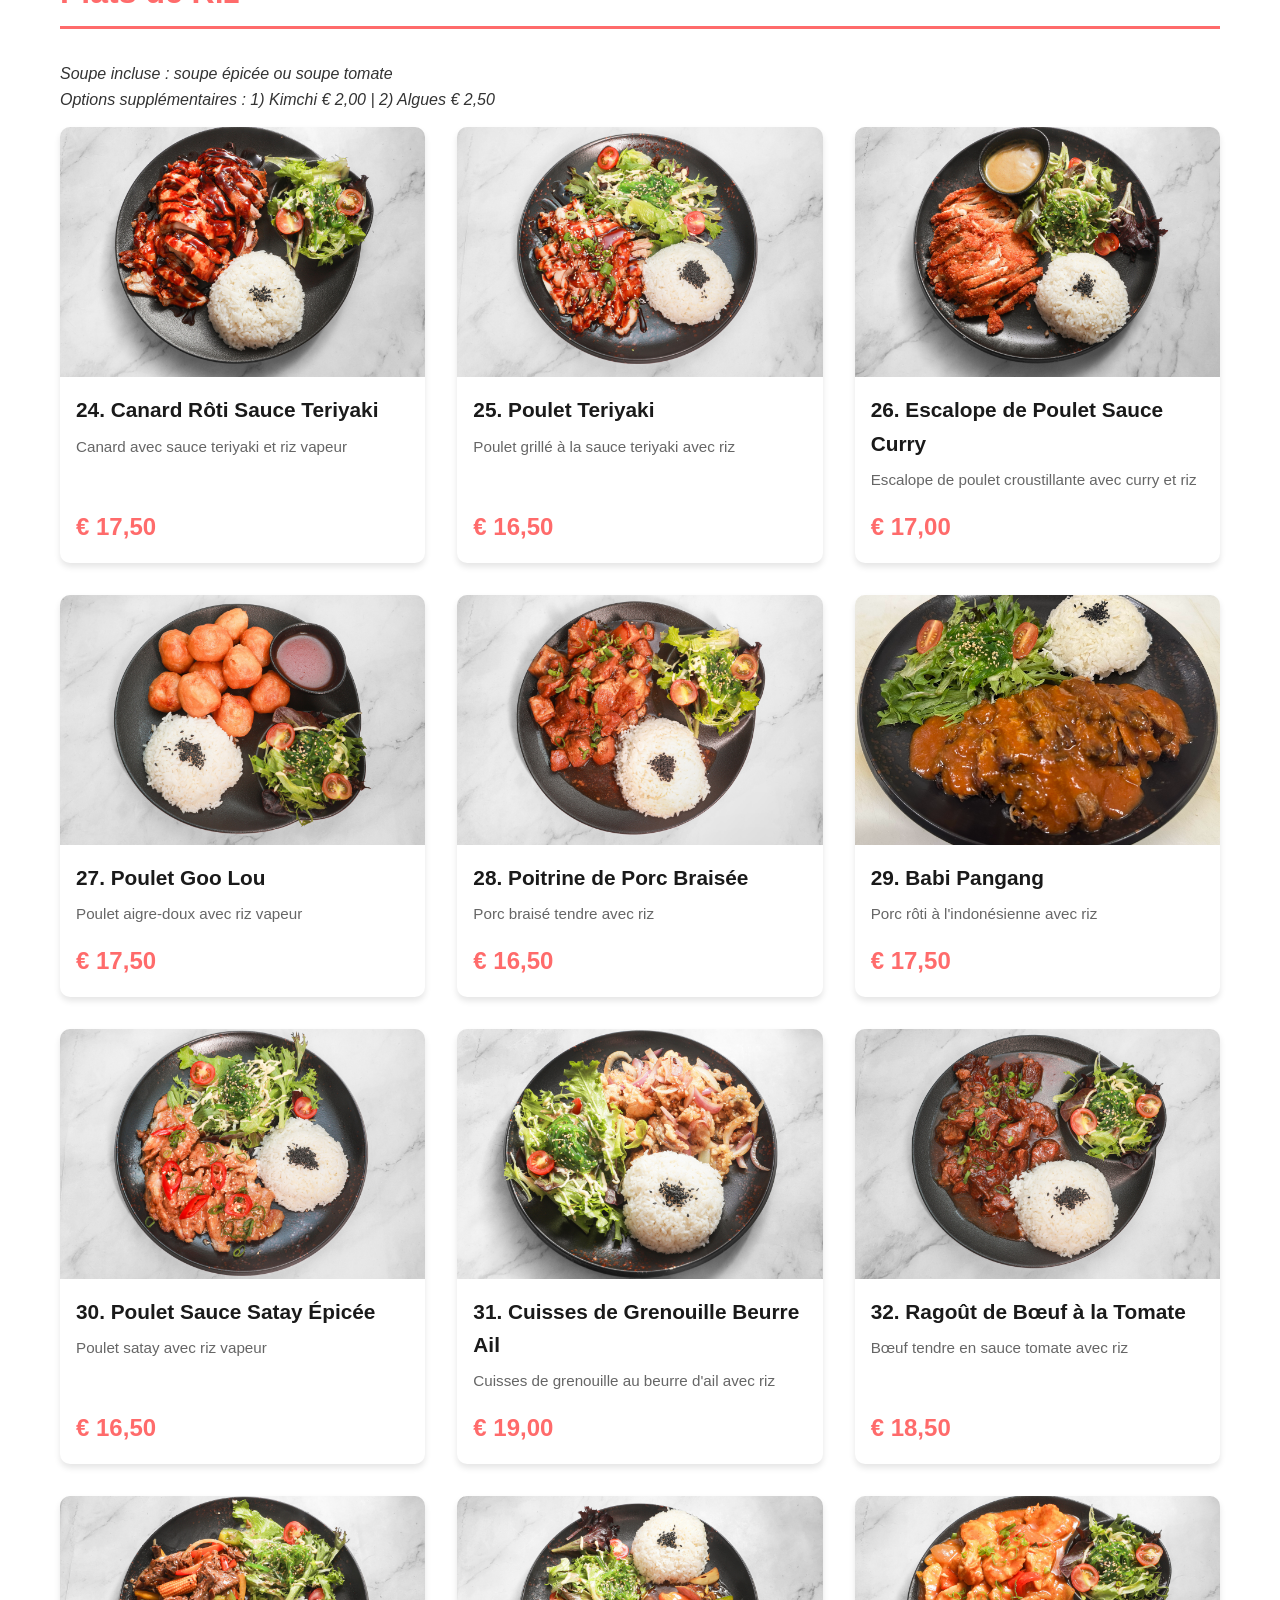
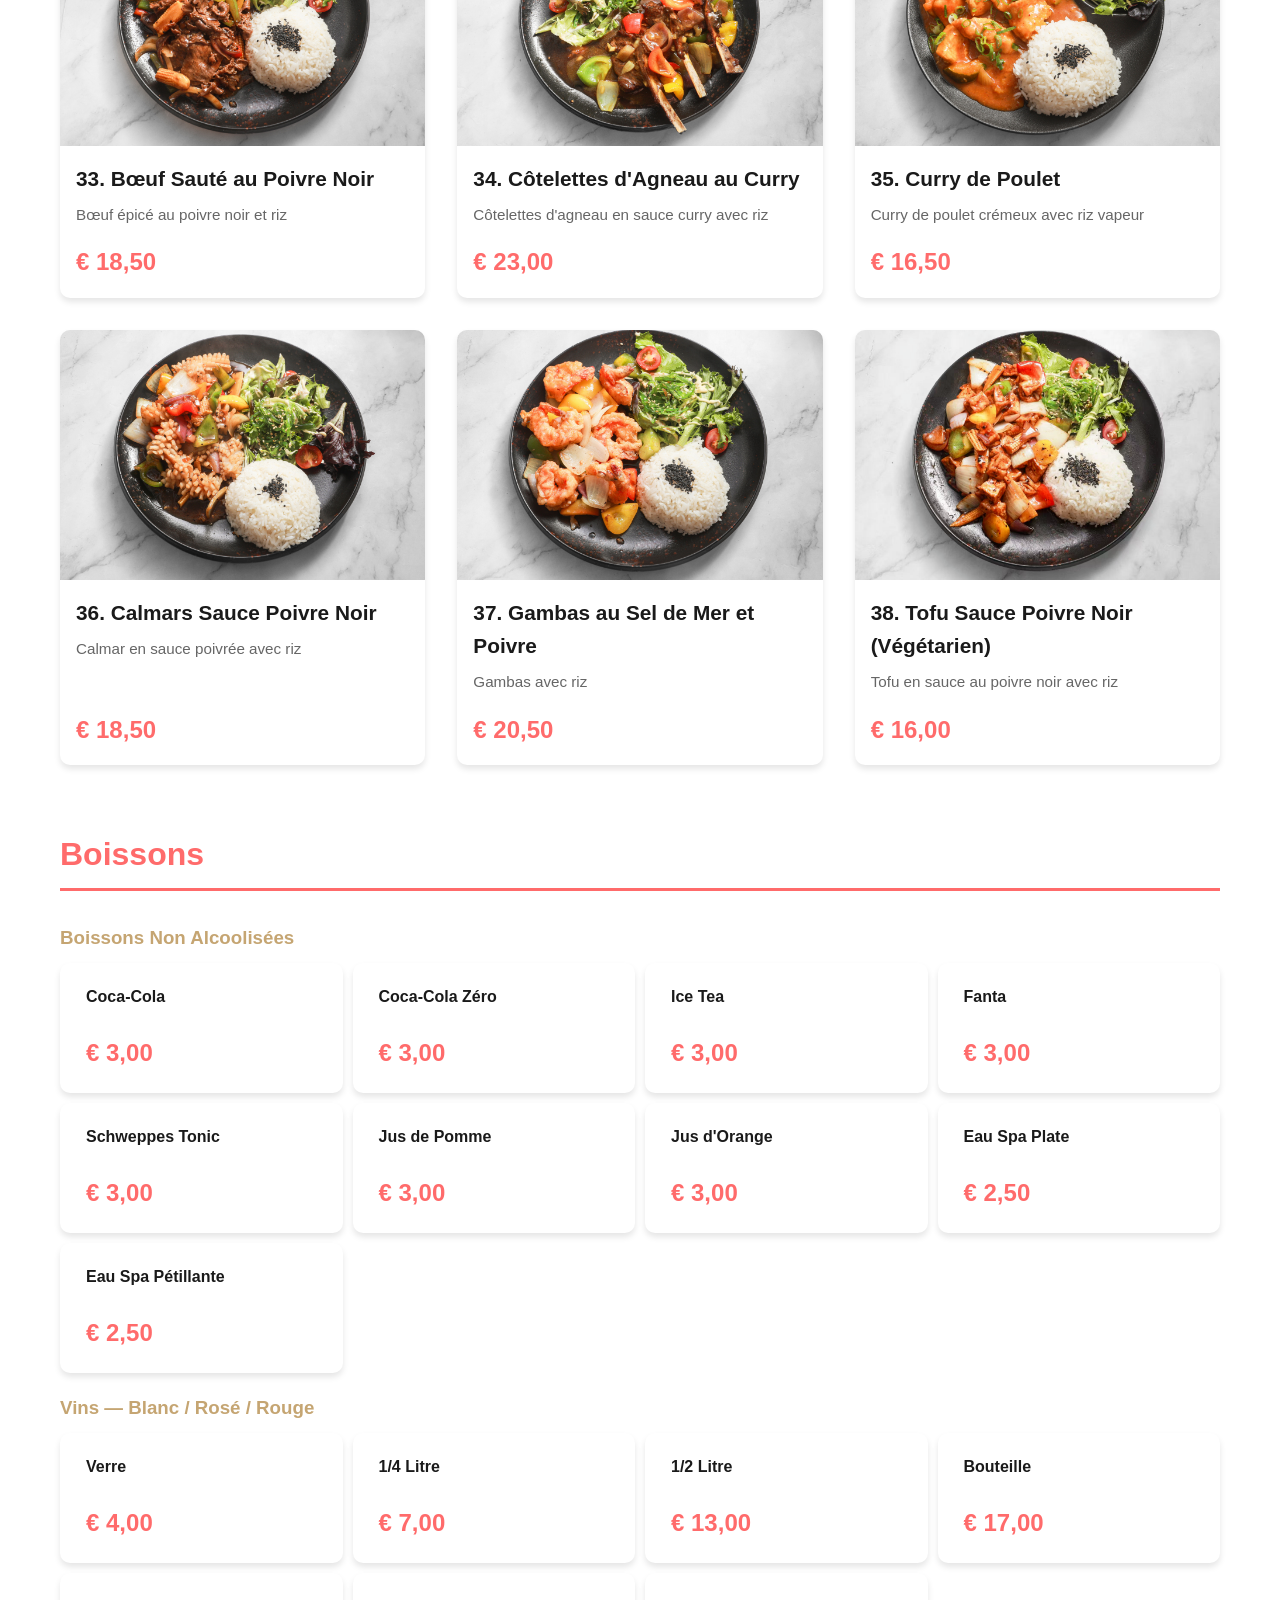
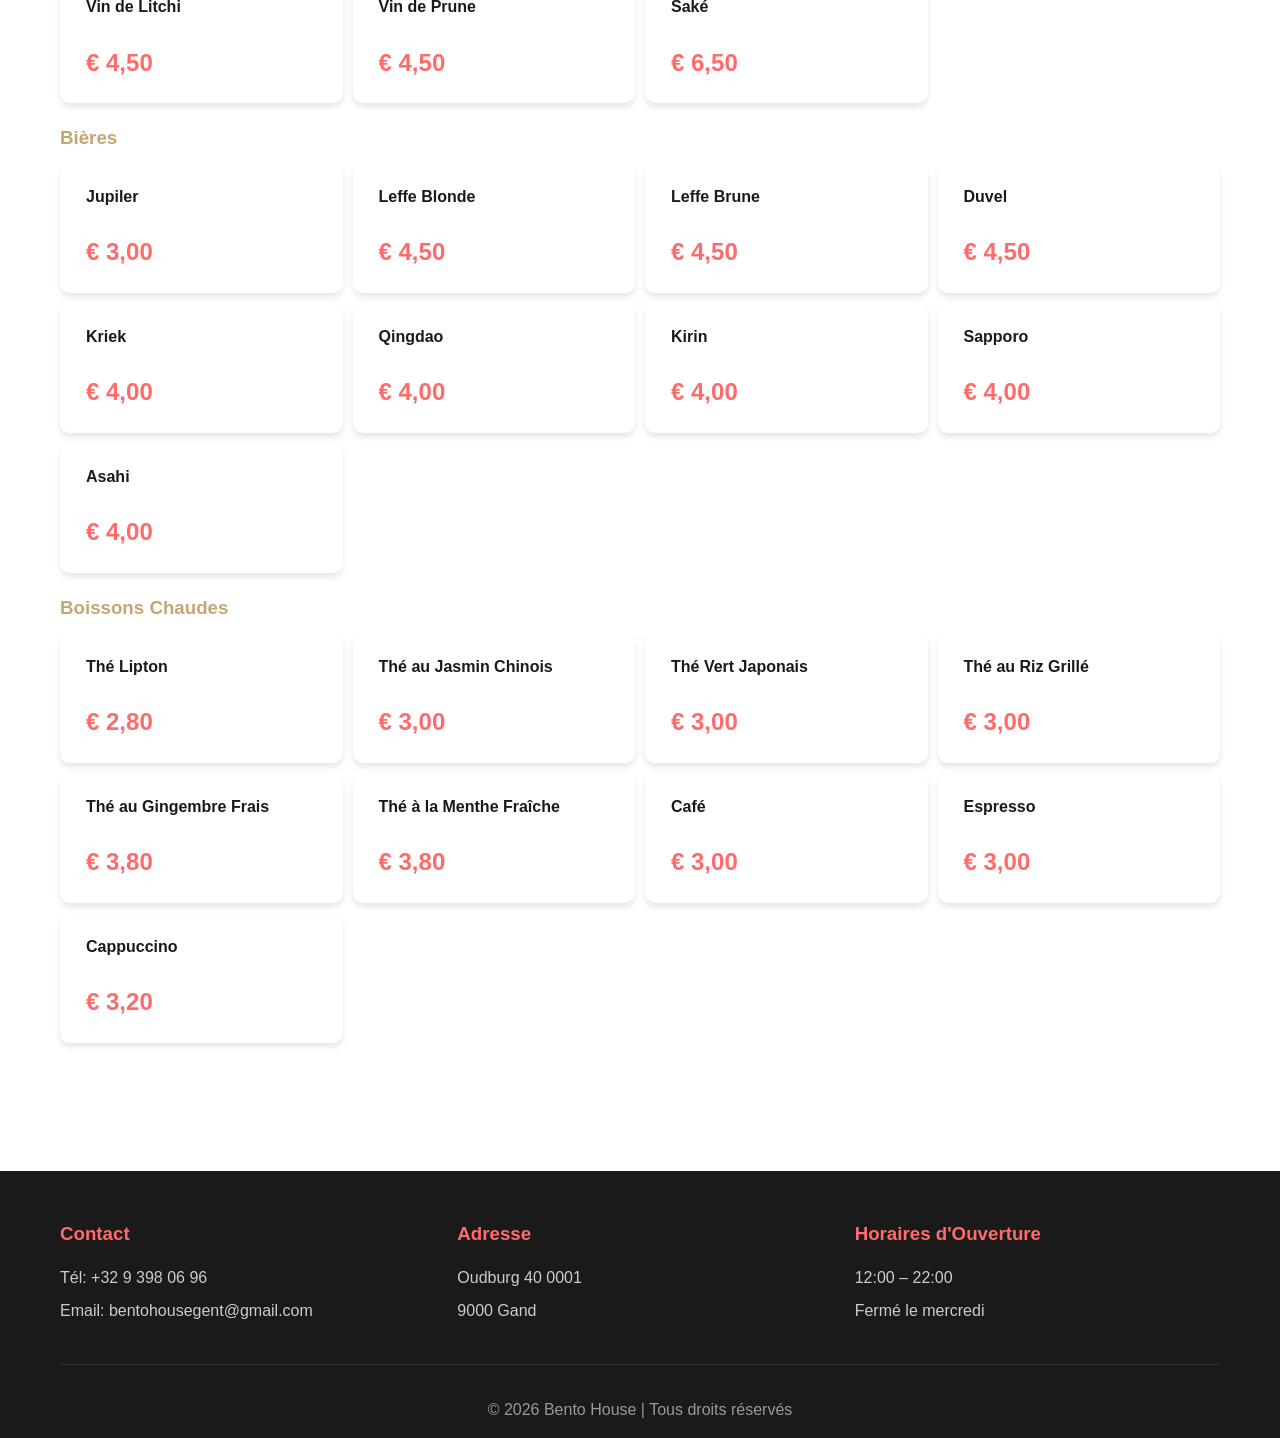
<file: menu-fr.html>
<!DOCTYPE html>
<html lang="fr">
<head>
    <meta charset="UTF-8">
    <meta name="viewport" content="width=device-width, initial-scale=1.0">
    <title>Menu - Bento House</title>
    <link rel="stylesheet" href="styles.css">
</head>
<body>
    <header>
        <div class="container">
            <div class="logo">
                <h1>Bento House</h1>
            </div>
            <nav>
                <ul>
                    <li><a href="index-fr.html">Accueil</a></li>
                    <li><a href="menu-fr.html" class="active">Menu</a></li>
                    <li><a href="reservation-fr.html">Réservation</a></li>
                    <li class="language-switcher">
                        <select class="lang-dropdown" onchange="window.location.href=this.value">
                            <option value="menu.html">🇳🇱 Nederlands</option>
                            <option value="menu-en.html">🇬🇧 English</option>
                            <option value="menu-zh.html">🇨🇳 中文</option>
                            <option value="menu-fr.html" selected>🇫🇷 Français</option>
                        </select>
                    </li>
                </ul>
            </nav>
        </div>
    </header>

    <main>
        <section class="menu-header">
            <div class="container">
                <h1>Notre Menu</h1>
                <p>Découvrez nos délicieux plats chinois</p>
            </div>
        </section>

        <section class="menu-content">
            <div class="container">
                <!-- Starters -->
                <div class="menu-category">
                    <h2>Entrées</h2>
                    <div class="menu-items">
                        <div class="menu-item">
                            <img src="images/dutch/green-bean.png" alt="Edamame" class="menu-item-img">
                            <div class="item-info">
                                <h3>1. Edamame</h3>
                                <p>Fèves de soja cuites à la vapeur au sel de mer</p>
                            </div>
                            <span class="price">€ 4,80</span>
                        </div>
                        <div class="menu-item">
                            <img src="images/dutch/spring-roll.png" alt="Mini Rouleaux de Printemps" class="menu-item-img">
                            <div class="item-info">
                                <h3>2. Mini Rouleaux de Printemps (végétariens)</h3>
                                <p>Petits rouleaux de printemps végétariens croustillants</p>
                            </div>
                            <span class="price">€ 4,80</span>
                        </div>
                        <div class="menu-item">
                            <img src="images/dutch/dumpling.png" alt="Dumplings" class="menu-item-img">
                            <div class="item-info">
                                <h3>3. Dumplings au Poulet</h3>
                                <p>Raviolis vapeur farcis au poulet</p>
                            </div>
                            <span class="price">€ 5,80</span>
                        </div>
                        <div class="menu-item">
                            <img src="images/dutch/meat.png" alt="Takoyaki" class="menu-item-img">
                            <div class="item-info">
                                <h3>4. Takoyaki (boulettes de poulpe)</h3>
                                <p>Boulettes japonaises au poulpe avec flocons de bonite</p>
                            </div>
                            <span class="price">€ 5,80</span>
                        </div>
                        <div class="menu-item">
                            <img src="images/dutch/nugter.png" alt="Karaage Poulet" class="menu-item-img">
                            <div class="item-info">
                                <h3>5. Karaage Poulet</h3>
                                <p>Morceaux de poulet frit à la japonaise</p>
                            </div>
                            <span class="price">€ 6,30</span>
                        </div>
                        <div class="menu-item">
                            <img src="images/dutch/chick-leg.png" alt="Pilons de Poulet" class="menu-item-img">
                            <div class="item-info">
                                <h3>6. Pilons de Poulet</h3>
                                <p>Pilons de poulet frits croustillants</p>
                            </div>
                            <span class="price">€ 6,00</span>
                        </div>
                        <div class="menu-item">
                            <img src="images/dutch/shrimp.png" alt="Tempura Gambas" class="menu-item-img">
                            <div class="item-info">
                                <h3>7. Tempura Gambas</h3>
                                <p>Gambas en pâte légère et croustillante</p>
                            </div>
                            <span class="price">€ 6,00</span>
                        </div>
                    </div>
                </div>

                <!-- Bento Box -->
                <div class="menu-category">
                    <h2>Bento Box</h2>
                    <p style="font-style: italic; margin-bottom: 15px;">Soupe incluse : soupe épicée ou soupe tomate</p>
                    <div class="menu-items">
                        <div class="menu-item">
                            <img src="images/dutch/9 Teriyaki Eend.jpg" alt="Canard Teriyaki" class="menu-item-img">
                            <div class="item-info">
                                <h3>8. Canard Rôti Sauce Teriyaki</h3>
                                <p>Délicieux canard avec sauce teriyaki</p>
                            </div>
                            <span class="price">€ 21,50</span>
                        </div>
                        <div class="menu-item">
                            <img src="images/dutch/24 Teriyaki kip.jpg" alt="Poulet Teriyaki" class="menu-item-img">
                            <div class="item-info">
                                <h3>9. Poulet Teriyaki</h3>
                                <p>Poulet grillé à la sauce teriyaki</p>
                            </div>
                            <span class="price">€ 20,50</span>
                        </div>
                        <div class="menu-item">
                            <img src="images/dutch/11 Kipschnitzel met currysaus.jpg" alt="Escalope de Poulet Sauce Curry" class="menu-item-img">
                            <div class="item-info">
                                <h3>10. Escalope de Poulet Sauce Curry</h3>
                                <p>Escalope de poulet croustillante avec sauce curry crémeuse</p>
                            </div>
                            <span class="price">€ 21,00</span>
                        </div>
                        <div class="menu-item">
                            <img src="images/dutch/12 Koe Loe Kip.jpg" alt="Poulet Goo Lou" class="menu-item-img">
                            <div class="item-info">
                                <h3>11. Poulet Goo Lou</h3>
                                <p>Poulet aigre-doux à la chinoise</p>
                            </div>
                            <span class="price">€ 21,50</span>
                        </div>
                        <div class="menu-item">
                            <img src="images/dutch/13 Gestoofd buikspek.jpg" alt="Poitrine de Porc Braisée" class="menu-item-img">
                            <div class="item-info">
                                <h3>12. Poitrine de Porc Braisée</h3>
                                <p>Porc braisé tendre</p>
                            </div>
                            <span class="price">€ 20,50</span>
                        </div>
                        <div class="menu-item">
                            <img src="images/dutch/13.png" alt="Babi Pangang" class="menu-item-img">
                            <div class="item-info">
                                <h3>13. Babi Pangang (Porc Rôti)</h3>
                                <p>Porc rôti à l'indonésienne</p>
                            </div>
                            <span class="price">€ 21,50</span>
                        </div>
                        <div class="menu-item">
                            <img src="images/dutch/14 Kip in pikant satésaus.jpg" alt="Poulet Sauce Satay Épicée" class="menu-item-img">
                            <div class="item-info">
                                <h3>14. Poulet Sauce Satay Épicée</h3>
                                <p>Poulet juteux avec sauce satay épicée</p>
                            </div>
                            <span class="price">€ 20,50</span>
                        </div>
                        <div class="menu-item">
                            <img src="images/dutch/20 Kikkerbilletjes met boter en look.jpg" alt="Cuisses de Grenouille Beurre Ail" class="menu-item-img">
                            <div class="item-info">
                                <h3>15. Cuisses de Grenouille Beurre Ail</h3>
                                <p>Cuisses de grenouille tendres au beurre d'ail</p>
                            </div>
                            <span class="price">€ 23,00</span>
                        </div>
                        <div class="menu-item">
                            <img src="images/dutch/15 Gestoofd rundvlees.jpg" alt="Bœuf Braisé Tomate" class="menu-item-img">
                            <div class="item-info">
                                <h3>16. Ragoût de Bœuf à la Tomate</h3>
                                <p>Bœuf tendre en sauce tomate savoureuse</p>
                            </div>
                            <span class="price">€ 22,50</span>
                        </div>
                        <div class="menu-item">
                            <img src="images/dutch/16 Rundvlees met zwarte peppersaus.jpg" alt="Bœuf Poivre Noir" class="menu-item-img">
                            <div class="item-info">
                                <h3>17. Bœuf Sauté au Poivre Noir</h3>
                                <p>Bœuf épicé au poivre noir</p>
                            </div>
                            <span class="price">€ 22,50</span>
                        </div>
                        <div class="menu-item">
                            <img src="images/dutch/17 Lamskotelet met currysaus.jpg" alt="Côtelettes d'Agneau Curry" class="menu-item-img">
                            <div class="item-info">
                                <h3>18. Côtelettes d'Agneau au Curry</h3>
                                <p>Côtelettes d'agneau juteuses en sauce curry</p>
                            </div>
                            <span class="price">€ 27,00</span>
                        </div>
                        <div class="menu-item">
                            <img src="images/dutch/18 Kipcurry.jpg" alt="Curry de Poulet" class="menu-item-img">
                            <div class="item-info">
                                <h3>19. Curry de Poulet</h3>
                                <p>Poulet au curry crémeux avec légumes</p>
                            </div>
                            <span class="price">€ 20,50</span>
                        </div>
                        <div class="menu-item">
                            <img src="images/dutch/19 Inktvis met zwarte peppersaus.jpg" alt="Calmar Sauce Poivre Noir" class="menu-item-img">
                            <div class="item-info">
                                <h3>20. Calmars Sauce Poivre Noir</h3>
                                <p>Calmar frais en sauce poivrée épicée</p>
                            </div>
                            <span class="price">€ 22,50</span>
                        </div>
                        <div class="menu-item">
                            <img src="images/dutch/21 Gambas met pepper en zeezout.jpg" alt="Gambas Sel de Mer et Poivre" class="menu-item-img">
                            <div class="item-info">
                                <h3>21. Gambas au Sel de Mer et Poivre</h3>
                                <p>Gambas fraîches au poivre et sel de mer</p>
                            </div>
                            <span class="price">€ 24,50</span>
                        </div>
                        <div class="menu-item">
                            <img src="images/dutch/22.png" alt="Tofu Sauce Poivre Noir" class="menu-item-img">
                            <div class="item-info">
                                <h3>22. Tofu Sauce Poivre Noir (Végétarien)</h3>
                                <p>Tofu épicé avec sauce au poivre noir</p>
                            </div>
                            <span class="price">€ 20,00</span>
                        </div>
                        <div class="menu-item">
                            <img src="images/dutch/box.png" alt="Box d'Entrées" class="menu-item-img">
                            <div class="item-info">
                                <h3>23. Box d'Entrées</h3>
                                <p>Sélection d'entrées assorties</p>
                            </div>
                            <span class="price">€ 20,50</span>
                        </div>
                    </div>
                </div>

                <!-- Rice Dishes -->
                <div class="menu-category">
                    <h2>Plats de Riz</h2>
                    <p style="font-style: italic; margin-bottom: 15px;">Soupe incluse : soupe épicée ou soupe tomate<br>Options supplémentaires : 1) Kimchi € 2,00 | 2) Algues € 2,50</p>
                    <div class="menu-items">
                        <div class="menu-item">
                            <img src="images/dutch/23 Teriyaki Eend.jpg" alt="Canard Teriyaki avec Riz" class="menu-item-img">
                            <div class="item-info">
                                <h3>24. Canard Rôti Sauce Teriyaki</h3>
                                <p>Canard avec sauce teriyaki et riz vapeur</p>
                            </div>
                            <span class="price">€ 17,50</span>
                        </div>
                        <div class="menu-item">
                            <img src="images/dutch/24 Teriyaki kip.jpg" alt="Poulet Teriyaki" class="menu-item-img">
                            <div class="item-info">
                                <h3>25. Poulet Teriyaki</h3>
                                <p>Poulet grillé à la sauce teriyaki avec riz</p>
                            </div>
                            <span class="price">€ 16,50</span>
                        </div>
                        <div class="menu-item">
                            <img src="images/dutch/25 Kipschnitzel in currysaus.jpg" alt="Escalope de Poulet Sauce Curry" class="menu-item-img">
                            <div class="item-info">
                                <h3>26. Escalope de Poulet Sauce Curry</h3>
                                <p>Escalope de poulet croustillante avec curry et riz</p>
                            </div>
                            <span class="price">€ 17,00</span>
                        </div>
                        <div class="menu-item">
                            <img src="images/dutch/26 Koe Loe Kip.jpg" alt="Poulet Goo Lou" class="menu-item-img">
                            <div class="item-info">
                                <h3>27. Poulet Goo Lou</h3>
                                <p>Poulet aigre-doux avec riz vapeur</p>
                            </div>
                            <span class="price">€ 17,50</span>
                        </div>
                        <div class="menu-item">
                            <img src="images/dutch/27 Gestoofd buikspek.jpg" alt="Poitrine de Porc Braisée avec Riz" class="menu-item-img">
                            <div class="item-info">
                                <h3>28. Poitrine de Porc Braisée</h3>
                                <p>Porc braisé tendre avec riz</p>
                            </div>
                            <span class="price">€ 16,50</span>
                        </div>
                        <div class="menu-item">
                            <img src="images/dutch/29.png" alt="Babi Pangang avec Riz" class="menu-item-img">
                            <div class="item-info">
                                <h3>29. Babi Pangang</h3>
                                <p>Porc rôti à l'indonésienne avec riz</p>
                            </div>
                            <span class="price">€ 17,50</span>
                        </div>
                        <div class="menu-item">
                            <img src="images/dutch/28 Kip in pikant satésaus.jpg" alt="Poulet Sauce Satay Épicée avec Riz" class="menu-item-img">
                            <div class="item-info">
                                <h3>30. Poulet Sauce Satay Épicée</h3>
                                <p>Poulet satay avec riz vapeur</p>
                            </div>
                            <span class="price">€ 16,50</span>
                        </div>
                        <div class="menu-item">
                            <img src="images/dutch/34 Kikkerbilletjes met boter en look.jpg" alt="Cuisses de Grenouille Beurre Ail avec Riz" class="menu-item-img">
                            <div class="item-info">
                                <h3>31. Cuisses de Grenouille Beurre Ail</h3>
                                <p>Cuisses de grenouille au beurre d'ail avec riz</p>
                            </div>
                            <span class="price">€ 19,00</span>
                        </div>
                        <div class="menu-item">
                            <img src="images/dutch/29 Gestoofd rundvlees.jpg" alt="Ragoût de Bœuf Tomate avec Riz" class="menu-item-img">
                            <div class="item-info">
                                <h3>32. Ragoût de Bœuf à la Tomate</h3>
                                <p>Bœuf tendre en sauce tomate avec riz</p>
                            </div>
                            <span class="price">€ 18,50</span>
                        </div>
                        <div class="menu-item">
                            <img src="images/dutch/30 Rundvlees met zwarte peppersaus.jpg" alt="Bœuf Poivre Noir avec Riz" class="menu-item-img">
                            <div class="item-info">
                                <h3>33. Bœuf Sauté au Poivre Noir</h3>
                                <p>Bœuf épicé au poivre noir et riz</p>
                            </div>
                            <span class="price">€ 18,50</span>
                        </div>
                        <div class="menu-item">
                            <img src="images/dutch/31 Lamskotelet met currysaus.jpg" alt="Côtelettes d'Agneau Curry avec Riz" class="menu-item-img">
                            <div class="item-info">
                                <h3>34. Côtelettes d'Agneau au Curry</h3>
                                <p>Côtelettes d'agneau en sauce curry avec riz</p>
                            </div>
                            <span class="price">€ 23,00</span>
                        </div>
                        <div class="menu-item">
                            <img src="images/dutch/32 Kipcurry.jpg" alt="Curry de Poulet avec Riz" class="menu-item-img">
                            <div class="item-info">
                                <h3>35. Curry de Poulet</h3>
                                <p>Curry de poulet crémeux avec riz vapeur</p>
                            </div>
                            <span class="price">€ 16,50</span>
                        </div>
                        <div class="menu-item">
                            <img src="images/dutch/33 Inktvis met zwarte peppersaus.jpg" alt="Calmar Sauce Poivre Noir avec Riz" class="menu-item-img">
                            <div class="item-info">
                                <h3>36. Calmars Sauce Poivre Noir</h3>
                                <p>Calmar en sauce poivrée avec riz</p>
                            </div>
                            <span class="price">€ 18,50</span>
                        </div>
                        <div class="menu-item">
                            <img src="images/dutch/35 Gambas met peeper en zeezout.jpg" alt="Gambas Sel de Mer et Poivre avec Riz" class="menu-item-img">
                            <div class="item-info">
                                <h3>37. Gambas au Sel de Mer et Poivre</h3>
                                <p>Gambas avec riz</p>
                            </div>
                            <span class="price">€ 20,50</span>
                        </div>
                        <div class="menu-item">
                            <img src="images/dutch/38.png" alt="Tofu Sauce Poivre Noir avec Riz" class="menu-item-img">
                            <div class="item-info">
                                <h3>38. Tofu Sauce Poivre Noir (Végétarien)</h3>
                                <p>Tofu en sauce au poivre noir avec riz</p>
                            </div>
                            <span class="price">€ 16,00</span>
                        </div>
                    </div>
                </div>

                <!-- Drinks -->
                <div class="menu-category">
                    <h2>Boissons</h2>
                    
                    <h3 style="margin-top: 20px; margin-bottom: 10px; color: #c5a572;">Boissons Non Alcoolisées</h3>
                    <div class="menu-items" style="display: grid; grid-template-columns: repeat(auto-fill, minmax(250px, 1fr)); gap: 10px;">
                        <div class="menu-item" style="border: none; padding: 5px 10px;">
                            <div class="item-info">
                                <h3 style="font-size: 1rem;">Coca-Cola</h3>
                            </div>
                            <span class="price">€ 3,00</span>
                        </div>
                        <div class="menu-item" style="border: none; padding: 5px 10px;">
                            <div class="item-info">
                                <h3 style="font-size: 1rem;">Coca-Cola Zéro</h3>
                            </div>
                            <span class="price">€ 3,00</span>
                        </div>
                        <div class="menu-item" style="border: none; padding: 5px 10px;">
                            <div class="item-info">
                                <h3 style="font-size: 1rem;">Ice Tea</h3>
                            </div>
                            <span class="price">€ 3,00</span>
                        </div>
                        <div class="menu-item" style="border: none; padding: 5px 10px;">
                            <div class="item-info">
                                <h3 style="font-size: 1rem;">Fanta</h3>
                            </div>
                            <span class="price">€ 3,00</span>
                        </div>
                        <div class="menu-item" style="border: none; padding: 5px 10px;">
                            <div class="item-info">
                                <h3 style="font-size: 1rem;">Schweppes Tonic</h3>
                            </div>
                            <span class="price">€ 3,00</span>
                        </div>
                        <div class="menu-item" style="border: none; padding: 5px 10px;">
                            <div class="item-info">
                                <h3 style="font-size: 1rem;">Jus de Pomme</h3>
                            </div>
                            <span class="price">€ 3,00</span>
                        </div>
                        <div class="menu-item" style="border: none; padding: 5px 10px;">
                            <div class="item-info">
                                <h3 style="font-size: 1rem;">Jus d'Orange</h3>
                            </div>
                            <span class="price">€ 3,00</span>
                        </div>
                        <div class="menu-item" style="border: none; padding: 5px 10px;">
                            <div class="item-info">
                                <h3 style="font-size: 1rem;">Eau Spa Plate</h3>
                            </div>
                            <span class="price">€ 2,50</span>
                        </div>
                        <div class="menu-item" style="border: none; padding: 5px 10px;">
                            <div class="item-info">
                                <h3 style="font-size: 1rem;">Eau Spa Pétillante</h3>
                            </div>
                            <span class="price">€ 2,50</span>
                        </div>
                    </div>

                    <h3 style="margin-top: 20px; margin-bottom: 10px; color: #c5a572;">Vins — Blanc / Rosé / Rouge</h3>
                    <div class="menu-items" style="display: grid; grid-template-columns: repeat(auto-fill, minmax(250px, 1fr)); gap: 10px;">
                        <div class="menu-item" style="border: none; padding: 5px 10px;">
                            <div class="item-info">
                                <h3 style="font-size: 1rem;">Verre</h3>
                            </div>
                            <span class="price">€ 4,00</span>
                        </div>
                        <div class="menu-item" style="border: none; padding: 5px 10px;">
                            <div class="item-info">
                                <h3 style="font-size: 1rem;">1/4 Litre</h3>
                            </div>
                            <span class="price">€ 7,00</span>
                        </div>
                        <div class="menu-item" style="border: none; padding: 5px 10px;">
                            <div class="item-info">
                                <h3 style="font-size: 1rem;">1/2 Litre</h3>
                            </div>
                            <span class="price">€ 13,00</span>
                        </div>
                        <div class="menu-item" style="border: none; padding: 5px 10px;">
                            <div class="item-info">
                                <h3 style="font-size: 1rem;">Bouteille</h3>
                            </div>
                            <span class="price">€ 17,00</span>
                        </div>
                        <div class="menu-item" style="border: none; padding: 5px 10px;">
                            <div class="item-info">
                                <h3 style="font-size: 1rem;">Vin de Litchi</h3>
                            </div>
                            <span class="price">€ 4,50</span>
                        </div>
                        <div class="menu-item" style="border: none; padding: 5px 10px;">
                            <div class="item-info">
                                <h3 style="font-size: 1rem;">Vin de Prune</h3>
                            </div>
                            <span class="price">€ 4,50</span>
                        </div>
                        <div class="menu-item" style="border: none; padding: 5px 10px;">
                            <div class="item-info">
                                <h3 style="font-size: 1rem;">Saké</h3>
                            </div>
                            <span class="price">€ 6,50</span>
                        </div>
                    </div>

                    <h3 style="margin-top: 20px; margin-bottom: 10px; color: #c5a572;">Bières</h3>
                    <div class="menu-items" style="display: grid; grid-template-columns: repeat(auto-fill, minmax(250px, 1fr)); gap: 10px;">
                        <div class="menu-item" style="border: none; padding: 5px 10px;">
                            <div class="item-info">
                                <h3 style="font-size: 1rem;">Jupiler</h3>
                            </div>
                            <span class="price">€ 3,00</span>
                        </div>
                        <div class="menu-item" style="border: none; padding: 5px 10px;">
                            <div class="item-info">
                                <h3 style="font-size: 1rem;">Leffe Blonde</h3>
                            </div>
                            <span class="price">€ 4,50</span>
                        </div>
                        <div class="menu-item" style="border: none; padding: 5px 10px;">
                            <div class="item-info">
                                <h3 style="font-size: 1rem;">Leffe Brune</h3>
                            </div>
                            <span class="price">€ 4,50</span>
                        </div>
                        <div class="menu-item" style="border: none; padding: 5px 10px;">
                            <div class="item-info">
                                <h3 style="font-size: 1rem;">Duvel</h3>
                            </div>
                            <span class="price">€ 4,50</span>
                        </div>
                        <div class="menu-item" style="border: none; padding: 5px 10px;">
                            <div class="item-info">
                                <h3 style="font-size: 1rem;">Kriek</h3>
                            </div>
                            <span class="price">€ 4,00</span>
                        </div>
                        <div class="menu-item" style="border: none; padding: 5px 10px;">
                            <div class="item-info">
                                <h3 style="font-size: 1rem;">Qingdao</h3>
                            </div>
                            <span class="price">€ 4,00</span>
                        </div>
                        <div class="menu-item" style="border: none; padding: 5px 10px;">
                            <div class="item-info">
                                <h3 style="font-size: 1rem;">Kirin</h3>
                            </div>
                            <span class="price">€ 4,00</span>
                        </div>
                        <div class="menu-item" style="border: none; padding: 5px 10px;">
                            <div class="item-info">
                                <h3 style="font-size: 1rem;">Sapporo</h3>
                            </div>
                            <span class="price">€ 4,00</span>
                        </div>
                        <div class="menu-item" style="border: none; padding: 5px 10px;">
                            <div class="item-info">
                                <h3 style="font-size: 1rem;">Asahi</h3>
                            </div>
                            <span class="price">€ 4,00</span>
                        </div>
                    </div>

                    <h3 style="margin-top: 20px; margin-bottom: 10px; color: #c5a572;">Boissons Chaudes</h3>
                    <div class="menu-items" style="display: grid; grid-template-columns: repeat(auto-fill, minmax(250px, 1fr)); gap: 10px;">
                        <div class="menu-item" style="border: none; padding: 5px 10px;">
                            <div class="item-info">
                                <h3 style="font-size: 1rem;">Thé Lipton</h3>
                            </div>
                            <span class="price">€ 2,80</span>
                        </div>
                        <div class="menu-item" style="border: none; padding: 5px 10px;">
                            <div class="item-info">
                                <h3 style="font-size: 1rem;">Thé au Jasmin Chinois</h3>
                            </div>
                            <span class="price">€ 3,00</span>
                        </div>
                        <div class="menu-item" style="border: none; padding: 5px 10px;">
                            <div class="item-info">
                                <h3 style="font-size: 1rem;">Thé Vert Japonais</h3>
                            </div>
                            <span class="price">€ 3,00</span>
                        </div>
                        <div class="menu-item" style="border: none; padding: 5px 10px;">
                            <div class="item-info">
                                <h3 style="font-size: 1rem;">Thé au Riz Grillé</h3>
                            </div>
                            <span class="price">€ 3,00</span>
                        </div>
                        <div class="menu-item" style="border: none; padding: 5px 10px;">
                            <div class="item-info">
                                <h3 style="font-size: 1rem;">Thé au Gingembre Frais</h3>
                            </div>
                            <span class="price">€ 3,80</span>
                        </div>
                        <div class="menu-item" style="border: none; padding: 5px 10px;">
                            <div class="item-info">
                                <h3 style="font-size: 1rem;">Thé à la Menthe Fraîche</h3>
                            </div>
                            <span class="price">€ 3,80</span>
                        </div>
                        <div class="menu-item" style="border: none; padding: 5px 10px;">
                            <div class="item-info">
                                <h3 style="font-size: 1rem;">Café</h3>
                            </div>
                            <span class="price">€ 3,00</span>
                        </div>
                        <div class="menu-item" style="border: none; padding: 5px 10px;">
                            <div class="item-info">
                                <h3 style="font-size: 1rem;">Espresso</h3>
                            </div>
                            <span class="price">€ 3,00</span>
                        </div>
                        <div class="menu-item" style="border: none; padding: 5px 10px;">
                            <div class="item-info">
                                <h3 style="font-size: 1rem;">Cappuccino</h3>
                            </div>
                            <span class="price">€ 3,20</span>
                        </div>
                    </div>
                </div>
            </div>
        </section>
    </main>

    <footer>
        <div class="container">
            <div class="footer-content">
                <div class="footer-section">
                    <h3>Contact</h3>
                    <p>Tél: +32 9 398 06 96</p>
                    <p>Email: bentohousegent@gmail.com</p>
                </div>
                <div class="footer-section">
                    <h3>Adresse</h3>
                    <p>Oudburg 40 0001</p>
                    <p>9000 Gand</p>
                </div>
                <div class="footer-section">
                    <h3>Horaires d'Ouverture</h3>
                    <p>12:00 – 22:00</p>
                    <p>Fermé le mercredi</p>
                </div>
            </div>
            <div class="footer-bottom">
                <p>&copy; 2026 Bento House | Tous droits réservés</p>
            </div>
        </div>
    </footer>
</body>
</html>
</file>
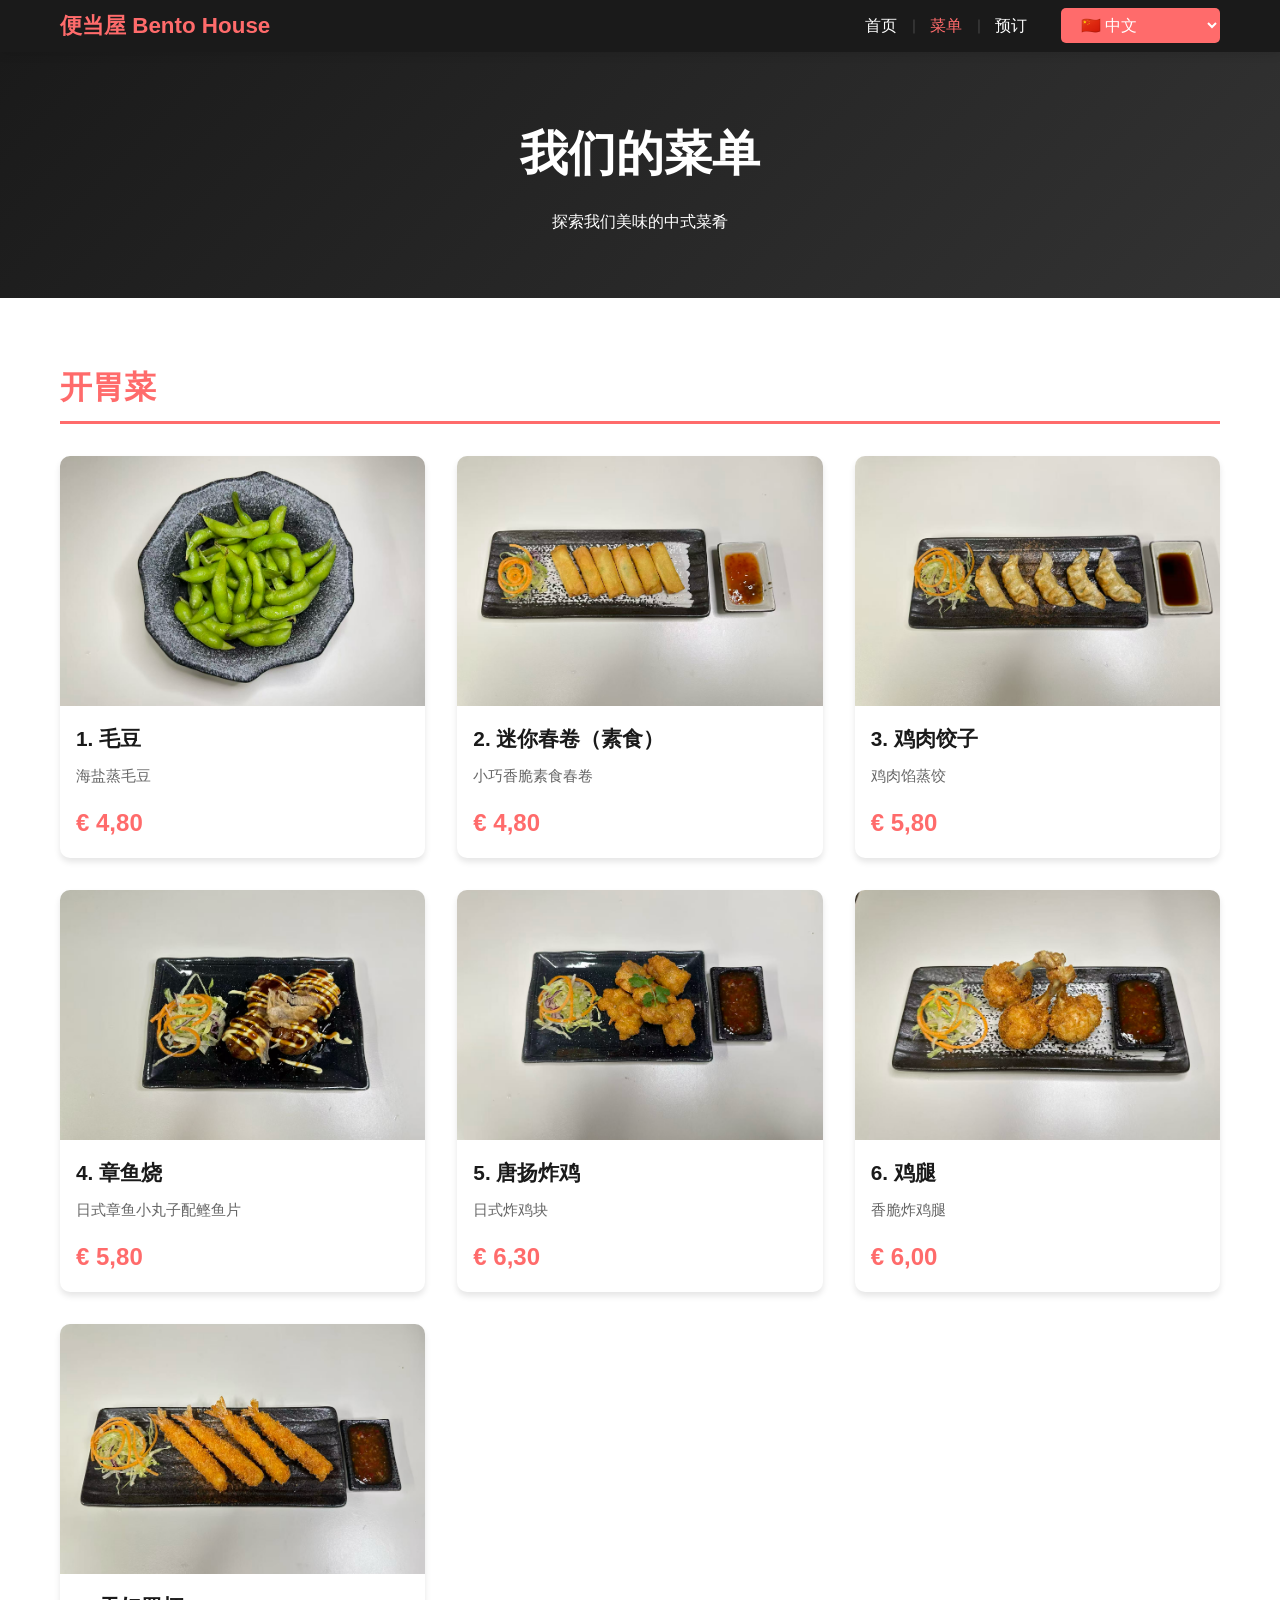
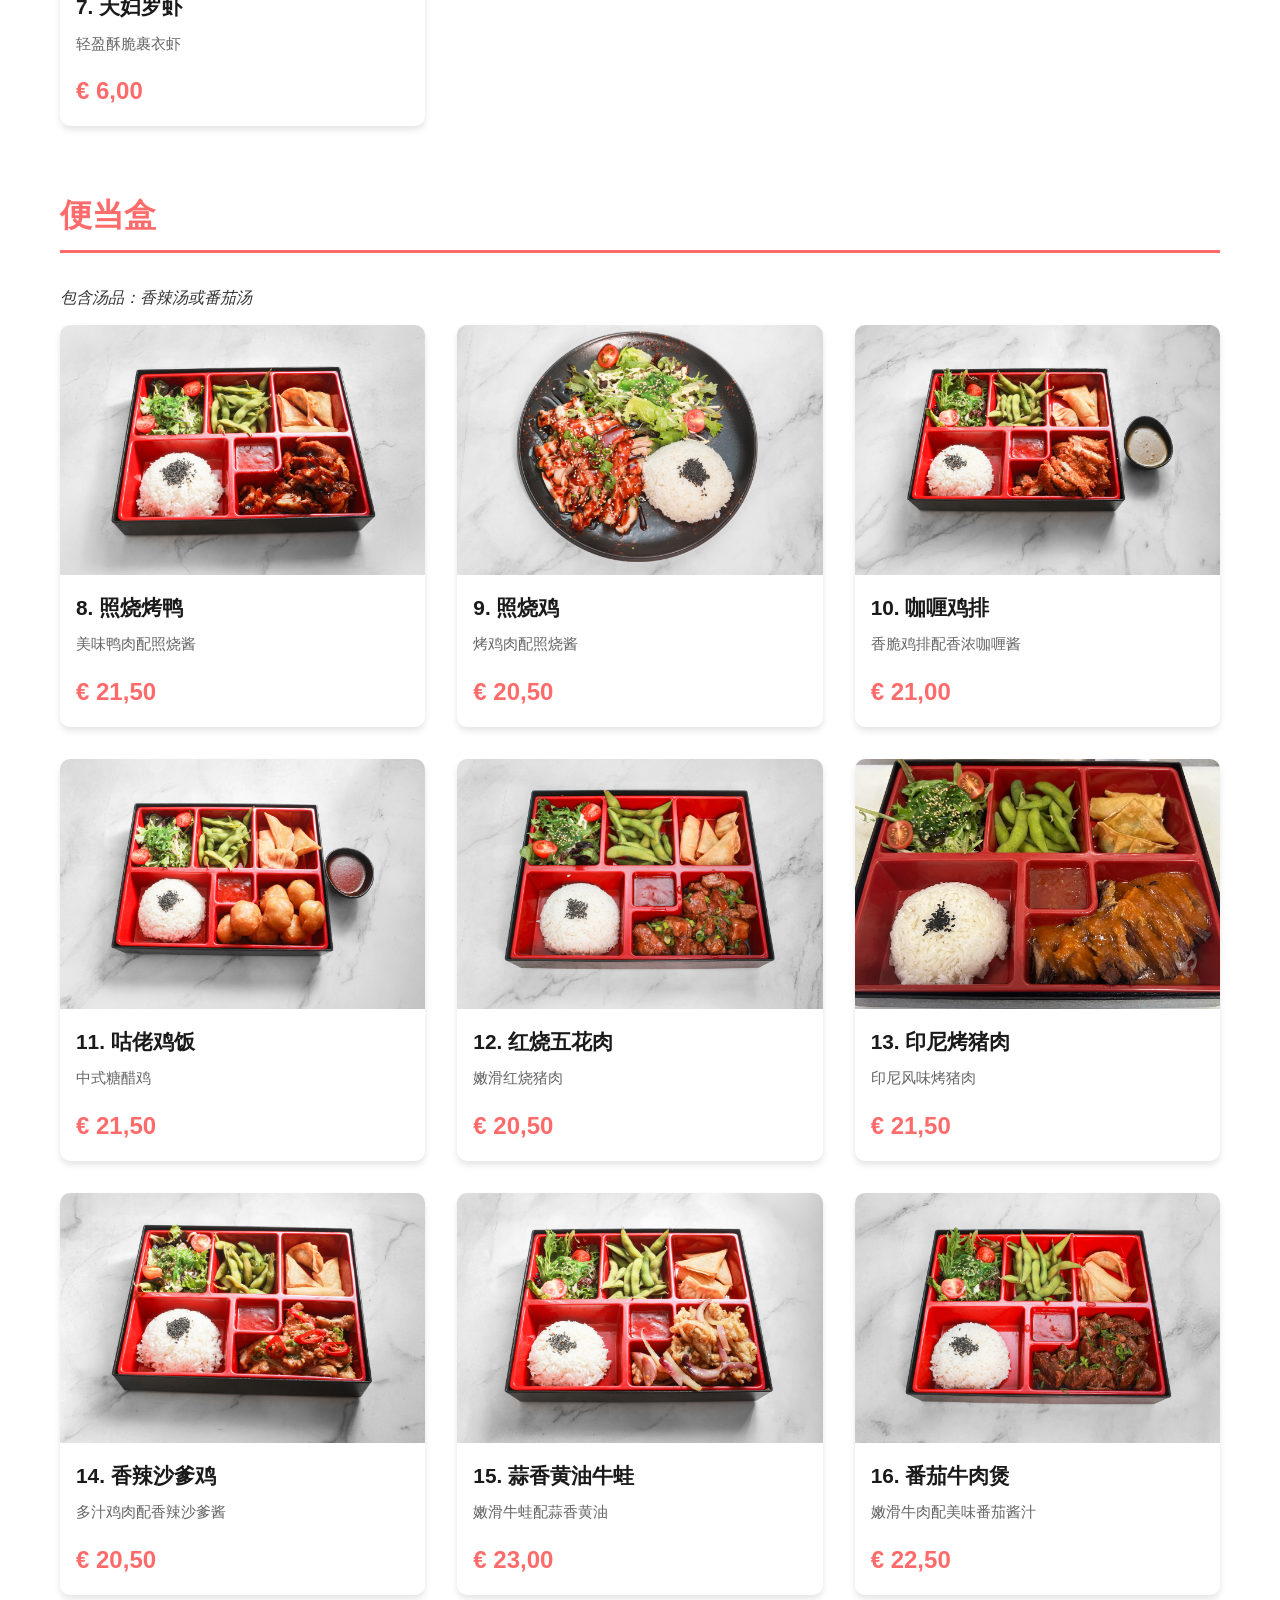
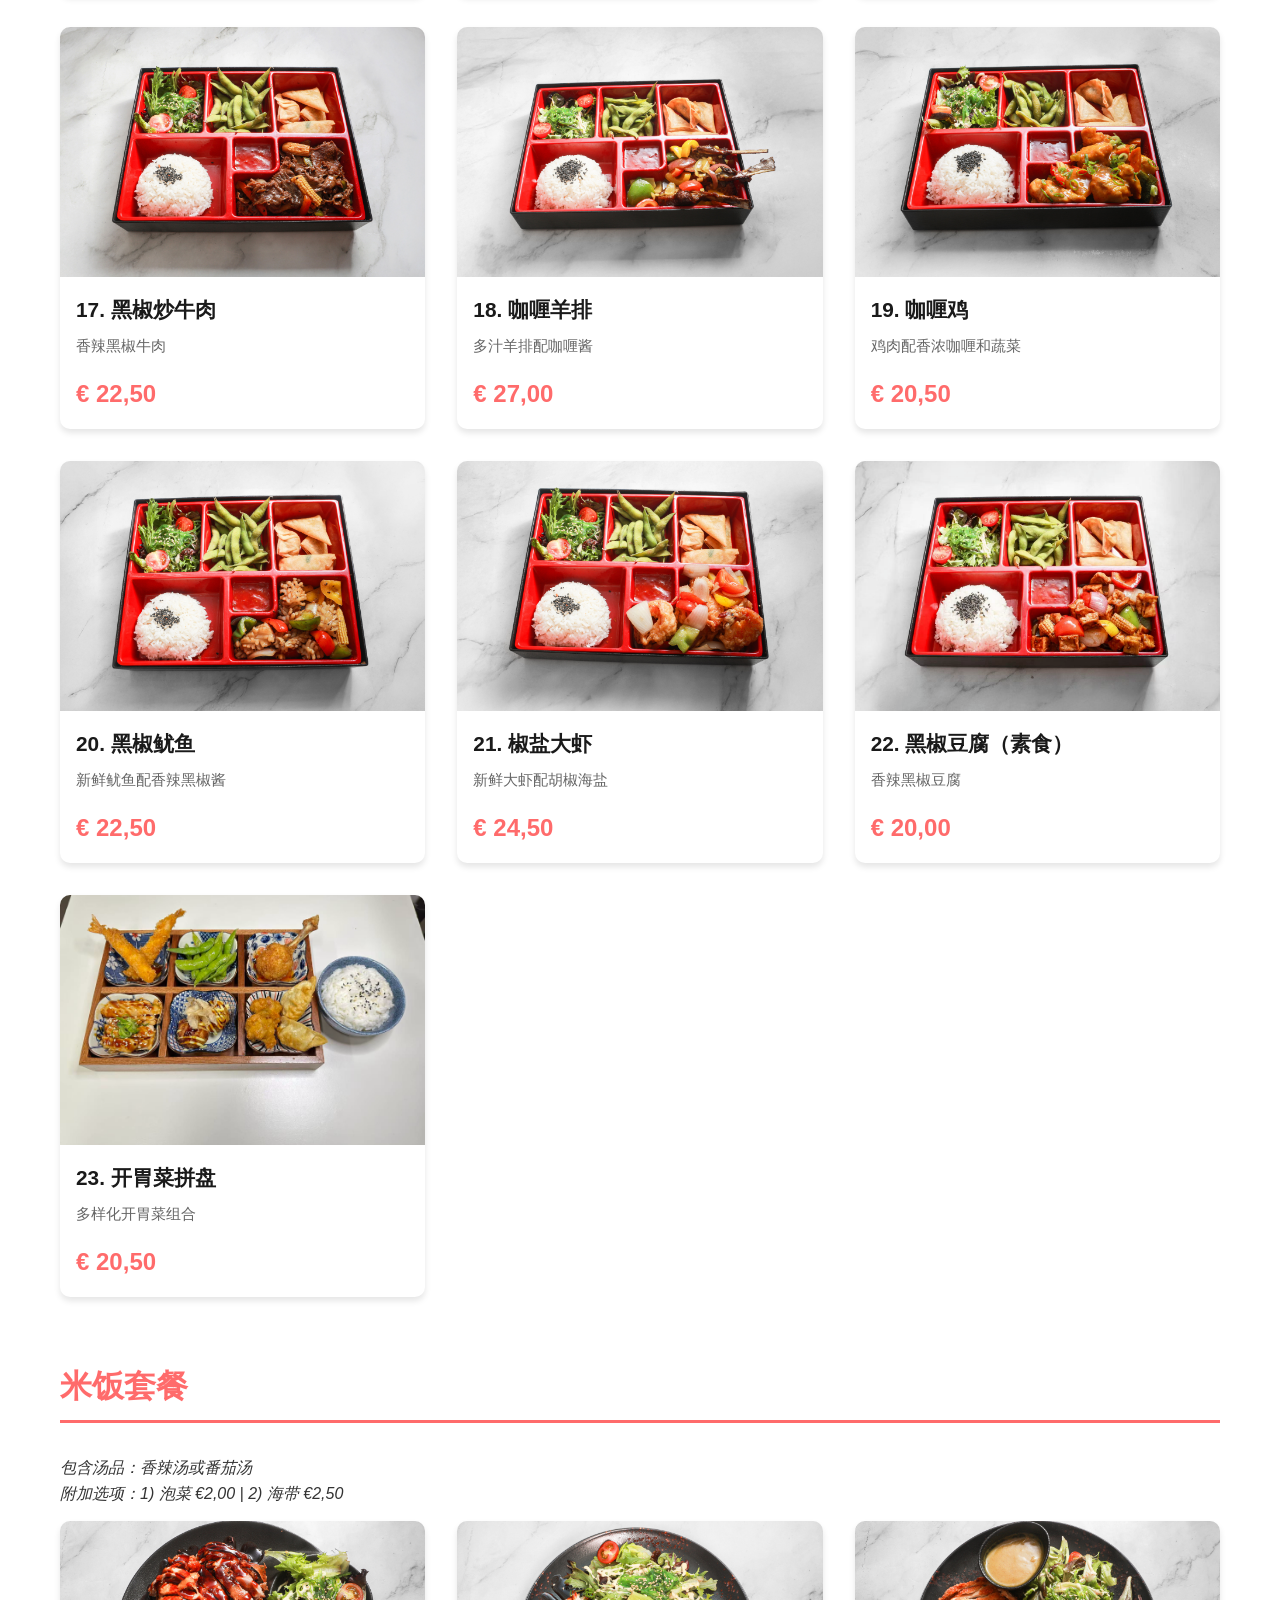
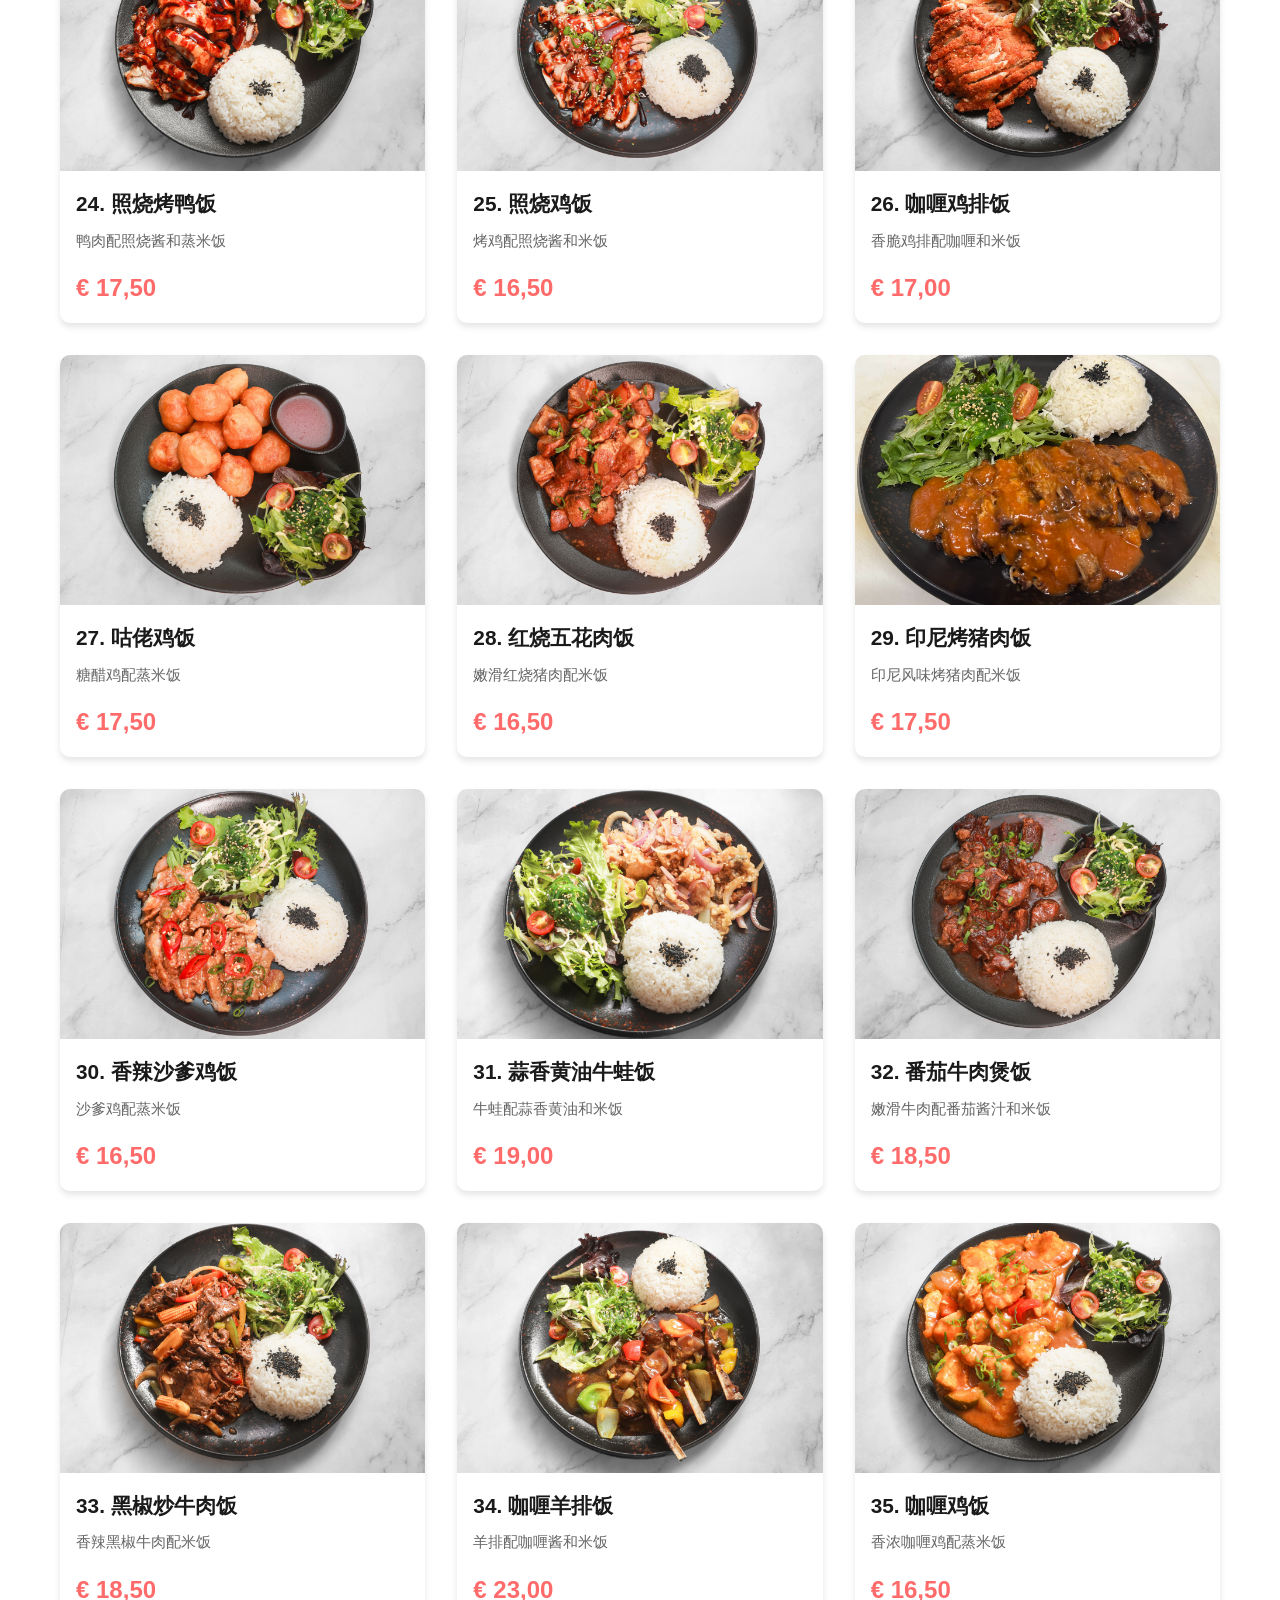
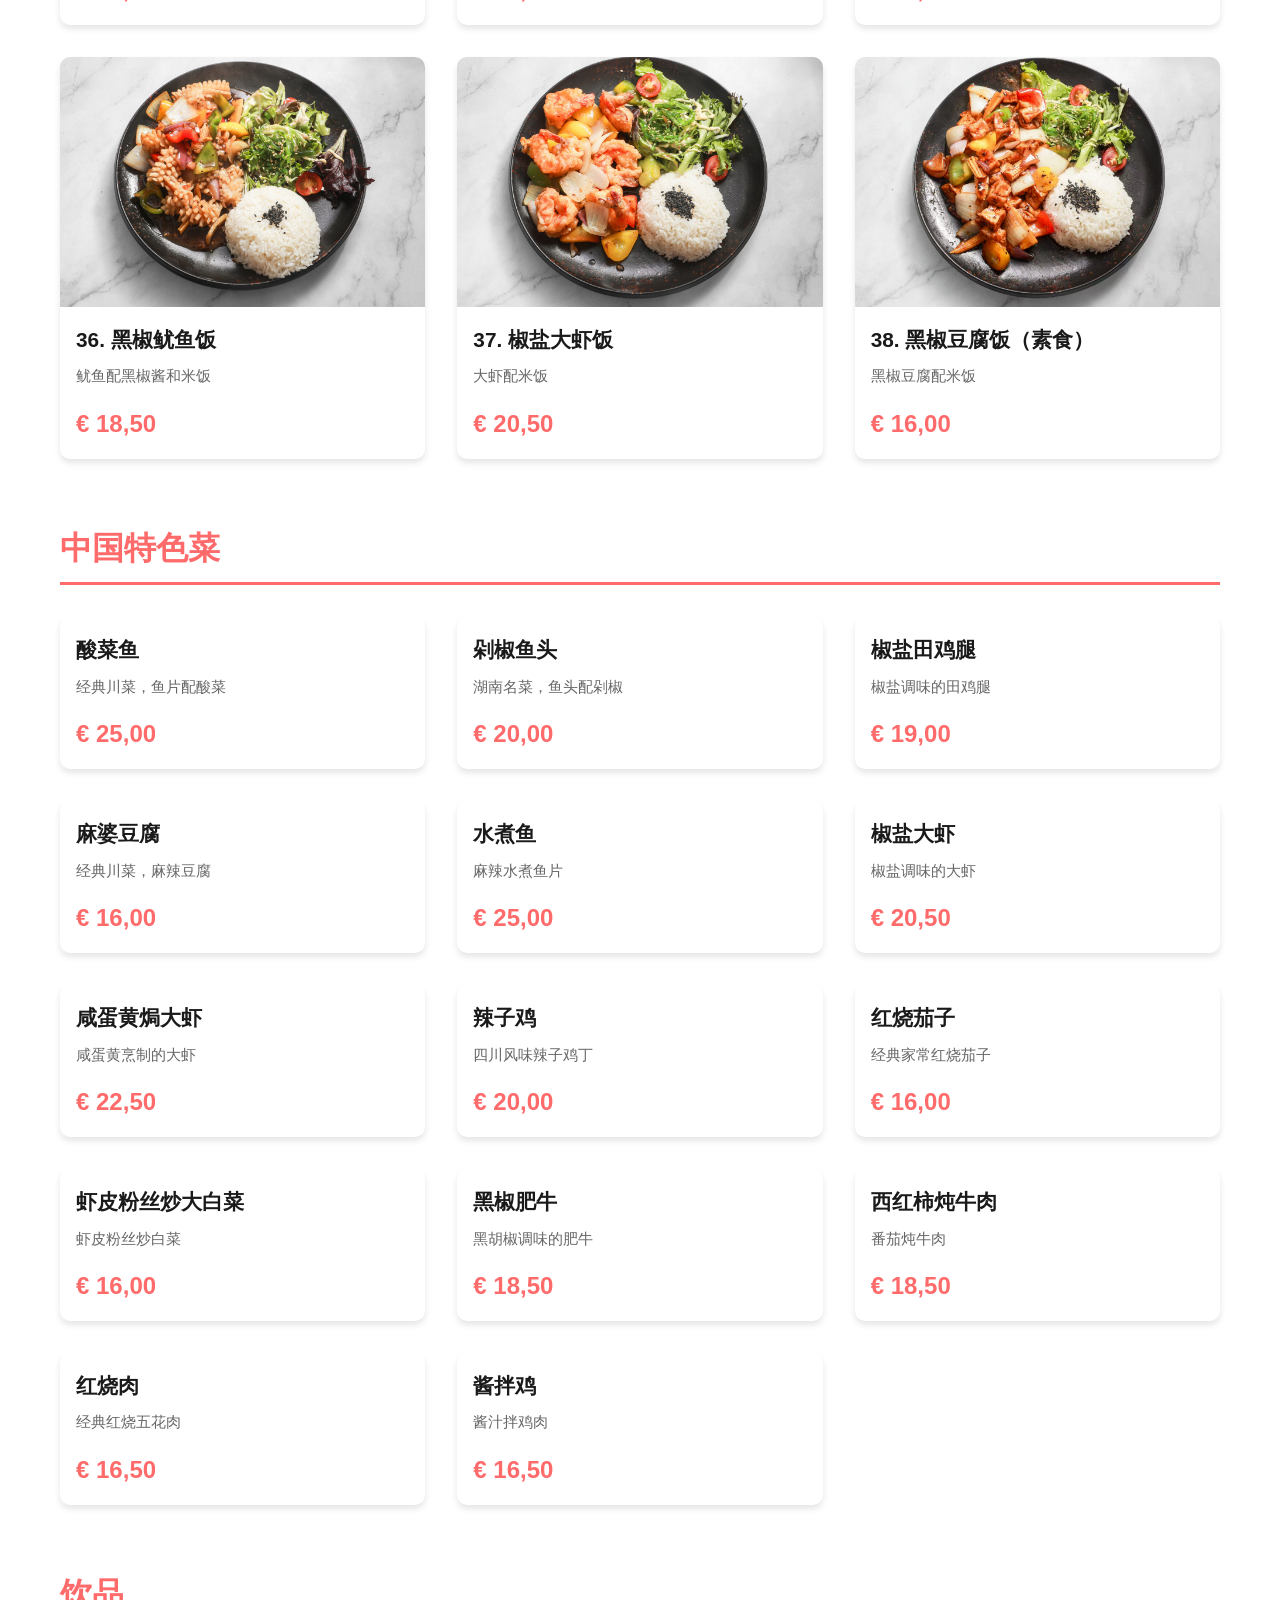
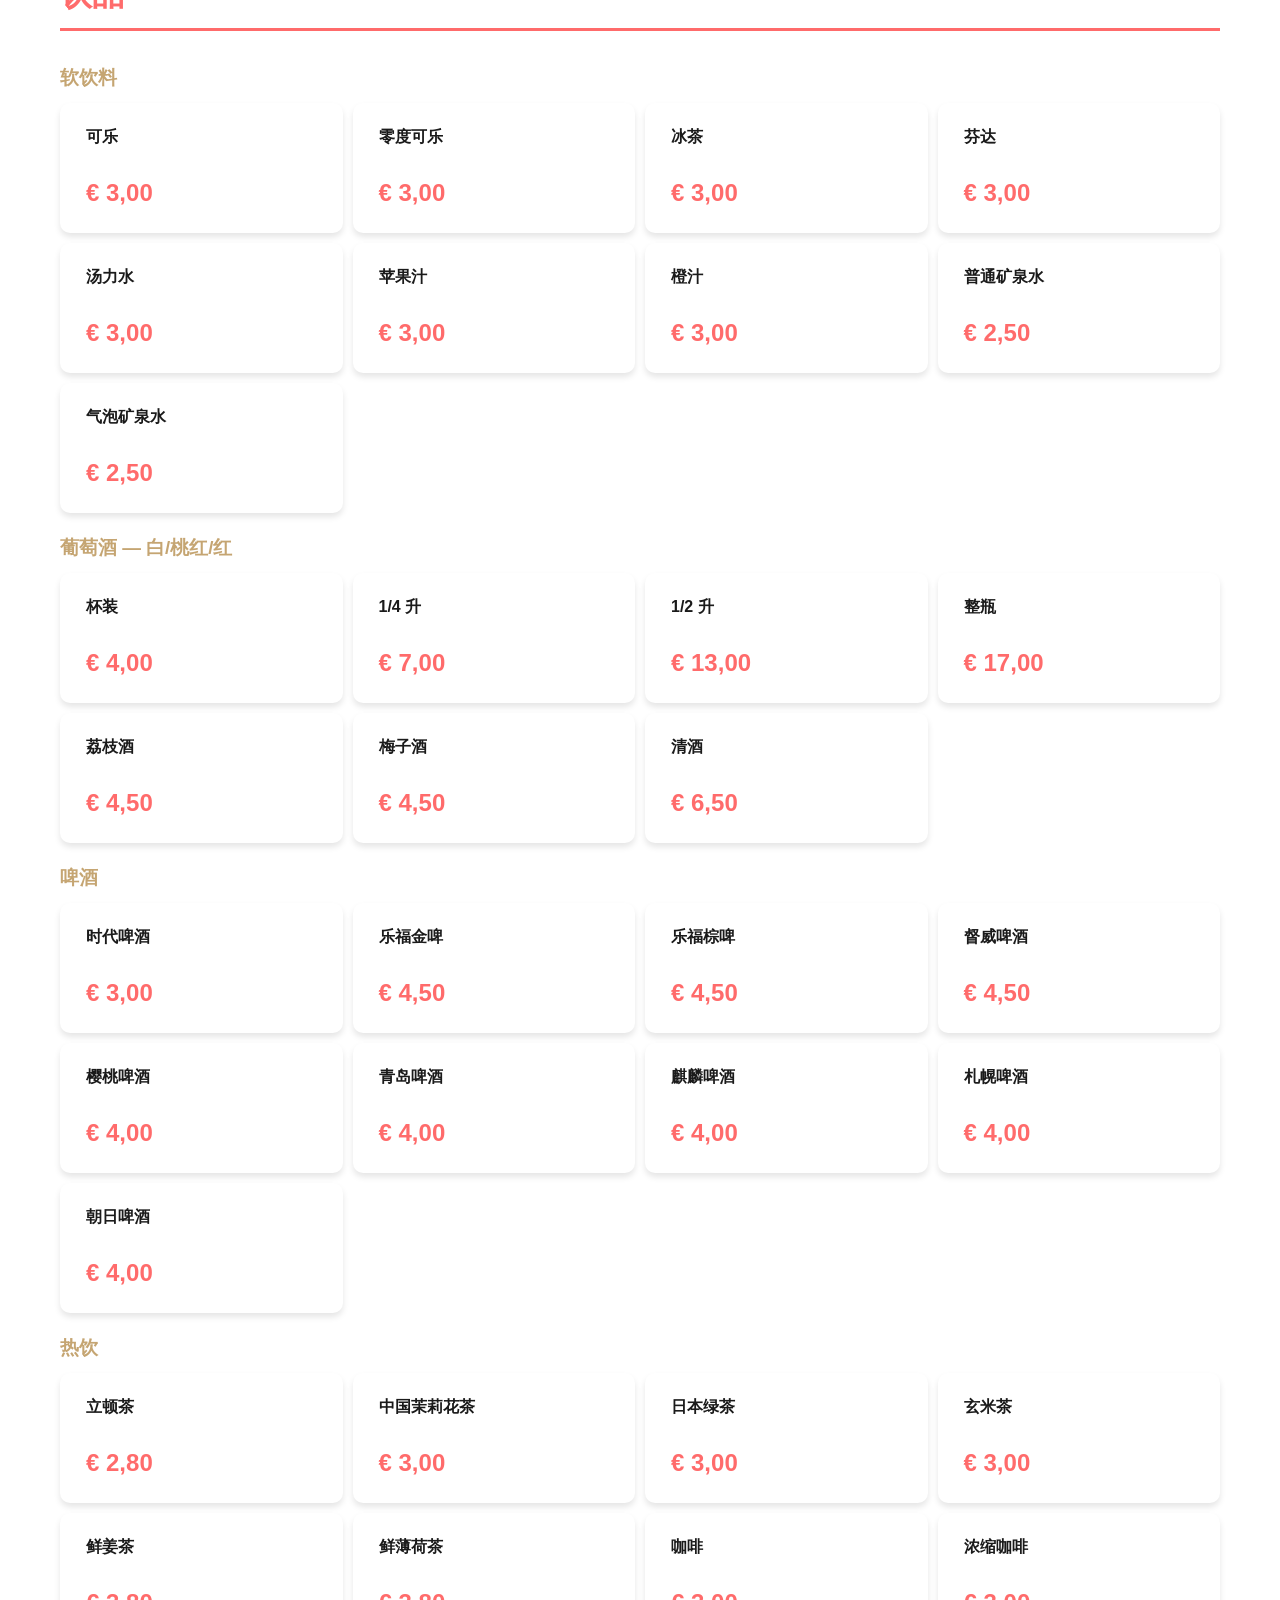
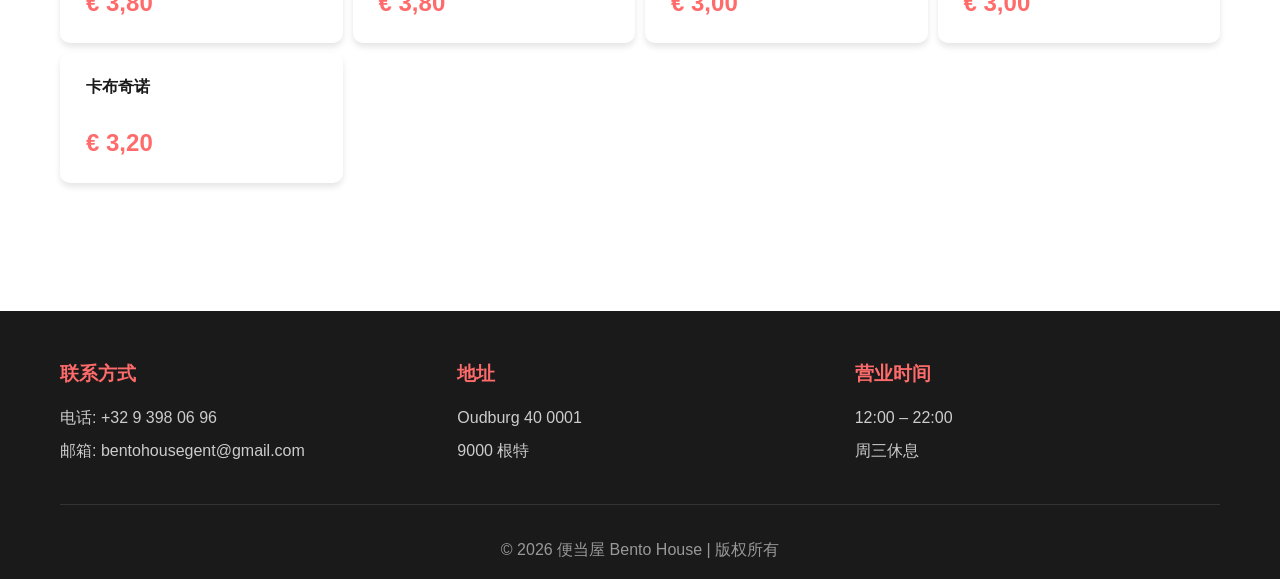
<file: menu-zh.html>
<!DOCTYPE html>
<html lang="zh">
<head>
    <meta charset="UTF-8">
    <meta name="viewport" content="width=device-width, initial-scale=1.0">
    <title>菜单 - 便当屋</title>
    <link rel="stylesheet" href="styles.css">
</head>
<body>
    <header>
        <div class="container">
            <div class="logo">
                <h1>便当屋 Bento House</h1>
            </div>
            <nav>
                <ul>
                    <li><a href="index-zh.html">首页</a></li>
                    <li><a href="menu-zh.html" class="active">菜单</a></li>
                    <li><a href="reservation-zh.html">预订</a></li>
                    <li class="language-switcher">
                        <select class="lang-dropdown" onchange="window.location.href=this.value">
                            <option value="menu.html">🇳🇱 Nederlands</option>
                            <option value="menu-en.html">🇬🇧 English</option>
                            <option value="menu-zh.html" selected>🇨🇳 中文</option>
                            <option value="menu-fr.html">🇫🇷 Français</option>
                        </select>
                    </li>
                </ul>
            </nav>
        </div>
    </header>

    <main>
        <section class="menu-header">
            <div class="container">
                <h1>我们的菜单</h1>
                <p>探索我们美味的中式菜肴</p>
            </div>
        </section>

        <section class="menu-content">
            <div class="container">
                <!-- Starters -->
                <div class="menu-category">
                    <h2>开胃菜</h2>
                    <div class="menu-items">
                        <div class="menu-item">
                            <img src="images/dutch/green-bean.png" alt="毛豆" class="menu-item-img">
                            <div class="item-info">
                                <h3>1. 毛豆</h3>
                                <p>海盐蒸毛豆</p>
                            </div>
                            <span class="price">€ 4,80</span>
                        </div>
                        <div class="menu-item">
                            <img src="images/dutch/spring-roll.png" alt="迷你春卷" class="menu-item-img">
                            <div class="item-info">
                                <h3>2. 迷你春卷（素食）</h3>
                                <p>小巧香脆素食春卷</p>
                            </div>
                            <span class="price">€ 4,80</span>
                        </div>
                        <div class="menu-item">
                            <img src="images/dutch/dumpling.png" alt="鸡肉饺子" class="menu-item-img">
                            <div class="item-info">
                                <h3>3. 鸡肉饺子</h3>
                                <p>鸡肉馅蒸饺</p>
                            </div>
                            <span class="price">€ 5,80</span>
                        </div>
                        <div class="menu-item">
                            <img src="images/dutch/meat.png" alt="章鱼烧" class="menu-item-img">
                            <div class="item-info">
                                <h3>4. 章鱼烧</h3>
                                <p>日式章鱼小丸子配鲣鱼片</p>
                            </div>
                            <span class="price">€ 5,80</span>
                        </div>
                        <div class="menu-item">
                            <img src="images/dutch/nugter.png" alt="唐扬炸鸡" class="menu-item-img">
                            <div class="item-info">
                                <h3>5. 唐扬炸鸡</h3>
                                <p>日式炸鸡块</p>
                            </div>
                            <span class="price">€ 6,30</span>
                        </div>
                        <div class="menu-item">
                            <img src="images/dutch/chick-leg.png" alt="鸡腿" class="menu-item-img">
                            <div class="item-info">
                                <h3>6. 鸡腿</h3>
                                <p>香脆炸鸡腿</p>
                            </div>
                            <span class="price">€ 6,00</span>
                        </div>
                        <div class="menu-item">
                            <img src="images/dutch/shrimp.png" alt="天妇罗虾" class="menu-item-img">
                            <div class="item-info">
                                <h3>7. 天妇罗虾</h3>
                                <p>轻盈酥脆裹衣虾</p>
                            </div>
                            <span class="price">€ 6,00</span>
                        </div>
                    </div>
                </div>

                <!-- Bento Box -->
                <div class="menu-category">
                    <h2>便当盒</h2>
                    <p style="font-style: italic; margin-bottom: 15px;">包含汤品：香辣汤或番茄汤</p>
                    <div class="menu-items">
                        <div class="menu-item">
                            <img src="images/dutch/9 Teriyaki Eend.jpg" alt="照烧烤鸭" class="menu-item-img">
                            <div class="item-info">
                                <h3>8. 照烧烤鸭</h3>
                                <p>美味鸭肉配照烧酱</p>
                            </div>
                            <span class="price">€ 21,50</span>
                        </div>
                        <div class="menu-item">
                            <img src="images/dutch/24 Teriyaki kip.jpg" alt="照烧鸡" class="menu-item-img">
                            <div class="item-info">
                                <h3>9. 照烧鸡</h3>
                                <p>烤鸡肉配照烧酱</p>
                            </div>
                            <span class="price">€ 20,50</span>
                        </div>
                        <div class="menu-item">
                            <img src="images/dutch/11 Kipschnitzel met currysaus.jpg" alt="咖喱鸡排" class="menu-item-img">
                            <div class="item-info">
                                <h3>10. 咖喱鸡排</h3>
                                <p>香脆鸡排配香浓咖喱酱</p>
                            </div>
                            <span class="price">€ 21,00</span>
                        </div>
                        <div class="menu-item">
                            <img src="images/dutch/12 Koe Loe Kip.jpg" alt="咕佬鸡饭" class="menu-item-img">
                            <div class="item-info">
                                <h3>11. 咕佬鸡饭</h3>
                                <p>中式糖醋鸡</p>
                            </div>
                            <span class="price">€ 21,50</span>
                        </div>
                        <div class="menu-item">
                            <img src="images/dutch/13 Gestoofd buikspek.jpg" alt="红烧五花肉" class="menu-item-img">
                            <div class="item-info">
                                <h3>12. 红烧五花肉</h3>
                                <p>嫩滑红烧猪肉</p>
                            </div>
                            <span class="price">€ 20,50</span>
                        </div>
                        <div class="menu-item">
                            <img src="images/dutch/13.png" alt="印尼烤猪肉" class="menu-item-img">
                            <div class="item-info">
                                <h3>13. 印尼烤猪肉</h3>
                                <p>印尼风味烤猪肉</p>
                            </div>
                            <span class="price">€ 21,50</span>
                        </div>
                        <div class="menu-item">
                            <img src="images/dutch/14 Kip in pikant satésaus.jpg" alt="香辣沙爹鸡" class="menu-item-img">
                            <div class="item-info">
                                <h3>14. 香辣沙爹鸡</h3>
                                <p>多汁鸡肉配香辣沙爹酱</p>
                            </div>
                            <span class="price">€ 20,50</span>
                        </div>
                        <div class="menu-item">
                            <img src="images/dutch/20 Kikkerbilletjes met boter en look.jpg" alt="蒜香黄油牛蛙" class="menu-item-img">
                            <div class="item-info">
                                <h3>15. 蒜香黄油牛蛙</h3>
                                <p>嫩滑牛蛙配蒜香黄油</p>
                            </div>
                            <span class="price">€ 23,00</span>
                        </div>
                        <div class="menu-item">
                            <img src="images/dutch/15 Gestoofd rundvlees.jpg" alt="番茄牛肉煲" class="menu-item-img">
                            <div class="item-info">
                                <h3>16. 番茄牛肉煲</h3>
                                <p>嫩滑牛肉配美味番茄酱汁</p>
                            </div>
                            <span class="price">€ 22,50</span>
                        </div>
                        <div class="menu-item">
                            <img src="images/dutch/16 Rundvlees met zwarte peppersaus.jpg" alt="黑椒炒牛肉" class="menu-item-img">
                            <div class="item-info">
                                <h3>17. 黑椒炒牛肉</h3>
                                <p>香辣黑椒牛肉</p>
                            </div>
                            <span class="price">€ 22,50</span>
                        </div>
                        <div class="menu-item">
                            <img src="images/dutch/17 Lamskotelet met currysaus.jpg" alt="咖喱羊排" class="menu-item-img">
                            <div class="item-info">
                                <h3>18. 咖喱羊排</h3>
                                <p>多汁羊排配咖喱酱</p>
                            </div>
                            <span class="price">€ 27,00</span>
                        </div>
                        <div class="menu-item">
                            <img src="images/dutch/18 Kipcurry.jpg" alt="咖喱鸡" class="menu-item-img">
                            <div class="item-info">
                                <h3>19. 咖喱鸡</h3>
                                <p>鸡肉配香浓咖喱和蔬菜</p>
                            </div>
                            <span class="price">€ 20,50</span>
                        </div>
                        <div class="menu-item">
                            <img src="images/dutch/19 Inktvis met zwarte peppersaus.jpg" alt="黑椒鱿鱼" class="menu-item-img">
                            <div class="item-info">
                                <h3>20. 黑椒鱿鱼</h3>
                                <p>新鲜鱿鱼配香辣黑椒酱</p>
                            </div>
                            <span class="price">€ 22,50</span>
                        </div>
                        <div class="menu-item">
                            <img src="images/dutch/21 Gambas met pepper en zeezout.jpg" alt="椒盐大虾" class="menu-item-img">
                            <div class="item-info">
                                <h3>21. 椒盐大虾</h3>
                                <p>新鲜大虾配胡椒海盐</p>
                            </div>
                            <span class="price">€ 24,50</span>
                        </div>
                        <div class="menu-item">
                            <img src="images/dutch/22.png" alt="黑椒豆腐" class="menu-item-img">
                            <div class="item-info">
                                <h3>22. 黑椒豆腐（素食）</h3>
                                <p>香辣黑椒豆腐</p>
                            </div>
                            <span class="price">€ 20,00</span>
                        </div>
                        <div class="menu-item">
                            <img src="images/dutch/box.png" alt="开胃菜拼盘" class="menu-item-img">
                            <div class="item-info">
                                <h3>23. 开胃菜拼盘</h3>
                                <p>多样化开胃菜组合</p>
                            </div>
                            <span class="price">€ 20,50</span>
                        </div>
                    </div>
                </div>

                <!-- Rice Dishes -->
                <div class="menu-category">
                    <h2>米饭套餐</h2>
                    <p style="font-style: italic; margin-bottom: 15px;">包含汤品：香辣汤或番茄汤<br>附加选项：1) 泡菜 €2,00 | 2) 海带 €2,50</p>
                    <div class="menu-items">
                        <div class="menu-item">
                            <img src="images/dutch/23 Teriyaki Eend.jpg" alt="照烧鸭饭" class="menu-item-img">
                            <div class="item-info">
                                <h3>24. 照烧烤鸭饭</h3>
                                <p>鸭肉配照烧酱和蒸米饭</p>
                            </div>
                            <span class="price">€ 17,50</span>
                        </div>
                        <div class="menu-item">
                            <img src="images/dutch/24 Teriyaki kip.jpg" alt="照烧鸡饭" class="menu-item-img">
                            <div class="item-info">
                                <h3>25. 照烧鸡饭</h3>
                                <p>烤鸡配照烧酱和米饭</p>
                            </div>
                            <span class="price">€ 16,50</span>
                        </div>
                        <div class="menu-item">
                            <img src="images/dutch/25 Kipschnitzel in currysaus.jpg" alt="咖喱鸡排饭" class="menu-item-img">
                            <div class="item-info">
                                <h3>26. 咖喱鸡排饭</h3>
                                <p>香脆鸡排配咖喱和米饭</p>
                            </div>
                            <span class="price">€ 17,00</span>
                        </div>
                        <div class="menu-item">
                            <img src="images/dutch/26 Koe Loe Kip.jpg" alt="咕佬鸡饭" class="menu-item-img">
                            <div class="item-info">
                                <h3>27. 咕佬鸡饭</h3>
                                <p>糖醋鸡配蒸米饭</p>
                            </div>
                            <span class="price">€ 17,50</span>
                        </div>
                        <div class="menu-item">
                            <img src="images/dutch/27 Gestoofd buikspek.jpg" alt="红烧五花肉饭" class="menu-item-img">
                            <div class="item-info">
                                <h3>28. 红烧五花肉饭</h3>
                                <p>嫩滑红烧猪肉配米饭</p>
                            </div>
                            <span class="price">€ 16,50</span>
                        </div>
                        <div class="menu-item">
                            <img src="images/dutch/29.png" alt="印尼烤猪肉饭" class="menu-item-img">
                            <div class="item-info">
                                <h3>29. 印尼烤猪肉饭</h3>
                                <p>印尼风味烤猪肉配米饭</p>
                            </div>
                            <span class="price">€ 17,50</span>
                        </div>
                        <div class="menu-item">
                            <img src="images/dutch/28 Kip in pikant satésaus.jpg" alt="沙爹鸡饭" class="menu-item-img">
                            <div class="item-info">
                                <h3>30. 香辣沙爹鸡饭</h3>
                                <p>沙爹鸡配蒸米饭</p>
                            </div>
                            <span class="price">€ 16,50</span>
                        </div>
                        <div class="menu-item">
                            <img src="images/dutch/34 Kikkerbilletjes met boter en look.jpg" alt="蒜香牛蛙饭" class="menu-item-img">
                            <div class="item-info">
                                <h3>31. 蒜香黄油牛蛙饭</h3>
                                <p>牛蛙配蒜香黄油和米饭</p>
                            </div>
                            <span class="price">€ 19,00</span>
                        </div>
                        <div class="menu-item">
                            <img src="images/dutch/29 Gestoofd rundvlees.jpg" alt="番茄牛肉煲饭" class="menu-item-img">
                            <div class="item-info">
                                <h3>32. 番茄牛肉煲饭</h3>
                                <p>嫩滑牛肉配番茄酱汁和米饭</p>
                            </div>
                            <span class="price">€ 18,50</span>
                        </div>
                        <div class="menu-item">
                            <img src="images/dutch/30 Rundvlees met zwarte peppersaus.jpg" alt="黑椒炒牛肉饭" class="menu-item-img">
                            <div class="item-info">
                                <h3>33. 黑椒炒牛肉饭</h3>
                                <p>香辣黑椒牛肉配米饭</p>
                            </div>
                            <span class="price">€ 18,50</span>
                        </div>
                        <div class="menu-item">
                            <img src="images/dutch/31 Lamskotelet met currysaus.jpg" alt="咖喱羊排饭" class="menu-item-img">
                            <div class="item-info">
                                <h3>34. 咖喱羊排饭</h3>
                                <p>羊排配咖喱酱和米饭</p>
                            </div>
                            <span class="price">€ 23,00</span>
                        </div>
                        <div class="menu-item">
                            <img src="images/dutch/32 Kipcurry.jpg" alt="咖喱鸡饭" class="menu-item-img">
                            <div class="item-info">
                                <h3>35. 咖喱鸡饭</h3>
                                <p>香浓咖喱鸡配蒸米饭</p>
                            </div>
                            <span class="price">€ 16,50</span>
                        </div>
                        <div class="menu-item">
                            <img src="images/dutch/33 Inktvis met zwarte peppersaus.jpg" alt="黑椒鱿鱼饭" class="menu-item-img">
                            <div class="item-info">
                                <h3>36. 黑椒鱿鱼饭</h3>
                                <p>鱿鱼配黑椒酱和米饭</p>
                            </div>
                            <span class="price">€ 18,50</span>
                        </div>
                        <div class="menu-item">
                            <img src="images/dutch/35 Gambas met peeper en zeezout.jpg" alt="椒盐大虾饭" class="menu-item-img">
                            <div class="item-info">
                                <h3>37. 椒盐大虾饭</h3>
                                <p>大虾配米饭</p>
                            </div>
                            <span class="price">€ 20,50</span>
                        </div>
                        <div class="menu-item">
                            <img src="images/dutch/38.png" alt="黑椒豆腐饭" class="menu-item-img">
                            <div class="item-info">
                                <h3>38. 黑椒豆腐饭（素食）</h3>
                                <p>黑椒豆腐配米饭</p>
                            </div>
                            <span class="price">€ 16,00</span>
                        </div>
                    </div>
                </div>

                <!-- Chinese Special Dishes -->
                <div class="menu-category">
                    <h2>中国特色菜</h2>
                    <div class="menu-items">
                        <div class="menu-item">
                            <div class="item-info">
                                <h3>酸菜鱼</h3>
                                <p>经典川菜，鱼片配酸菜</p>
                            </div>
                            <span class="price">€ 25,00</span>
                        </div>
                        <div class="menu-item">
                            <div class="item-info">
                                <h3>剁椒鱼头</h3>
                                <p>湖南名菜，鱼头配剁椒</p>
                            </div>
                            <span class="price">€ 20,00</span>
                        </div>
                        <div class="menu-item">
                            <div class="item-info">
                                <h3>椒盐田鸡腿</h3>
                                <p>椒盐调味的田鸡腿</p>
                            </div>
                            <span class="price">€ 19,00</span>
                        </div>
                        <div class="menu-item">
                            <div class="item-info">
                                <h3>麻婆豆腐</h3>
                                <p>经典川菜，麻辣豆腐</p>
                            </div>
                            <span class="price">€ 16,00</span>
                        </div>
                        <div class="menu-item">
                            <div class="item-info">
                                <h3>水煮鱼</h3>
                                <p>麻辣水煮鱼片</p>
                            </div>
                            <span class="price">€ 25,00</span>
                        </div>
                        <div class="menu-item">
                            <div class="item-info">
                                <h3>椒盐大虾</h3>
                                <p>椒盐调味的大虾</p>
                            </div>
                            <span class="price">€ 20,50</span>
                        </div>
                        <div class="menu-item">
                            <div class="item-info">
                                <h3>咸蛋黄焗大虾</h3>
                                <p>咸蛋黄烹制的大虾</p>
                            </div>
                            <span class="price">€ 22,50</span>
                        </div>
                        <div class="menu-item">
                            <div class="item-info">
                                <h3>辣子鸡</h3>
                                <p>四川风味辣子鸡丁</p>
                            </div>
                            <span class="price">€ 20,00</span>
                        </div>
                        <div class="menu-item">
                            <div class="item-info">
                                <h3>红烧茄子</h3>
                                <p>经典家常红烧茄子</p>
                            </div>
                            <span class="price">€ 16,00</span>
                        </div>
                        <div class="menu-item">
                            <div class="item-info">
                                <h3>虾皮粉丝炒大白菜</h3>
                                <p>虾皮粉丝炒白菜</p>
                            </div>
                            <span class="price">€ 16,00</span>
                        </div>
                        <div class="menu-item">
                            <div class="item-info">
                                <h3>黑椒肥牛</h3>
                                <p>黑胡椒调味的肥牛</p>
                            </div>
                            <span class="price">€ 18,50</span>
                        </div>
                        <div class="menu-item">
                            <div class="item-info">
                                <h3>西红柿炖牛肉</h3>
                                <p>番茄炖牛肉</p>
                            </div>
                            <span class="price">€ 18,50</span>
                        </div>
                        <div class="menu-item">
                            <div class="item-info">
                                <h3>红烧肉</h3>
                                <p>经典红烧五花肉</p>
                            </div>
                            <span class="price">€ 16,50</span>
                        </div>
                        <div class="menu-item">
                            <div class="item-info">
                                <h3>酱拌鸡</h3>
                                <p>酱汁拌鸡肉</p>
                            </div>
                            <span class="price">€ 16,50</span>
                        </div>
                    </div>
                </div>

                <!-- Drinks -->
                <div class="menu-category">
                    <h2>饮品</h2>
                    
                    <h3 style="margin-top: 20px; margin-bottom: 10px; color: #c5a572;">软饮料</h3>
                    <div class="menu-items" style="display: grid; grid-template-columns: repeat(auto-fill, minmax(250px, 1fr)); gap: 10px;">
                        <div class="menu-item" style="border: none; padding: 5px 10px;">
                            <div class="item-info">
                                <h3 style="font-size: 1rem;">可乐</h3>
                            </div>
                            <span class="price">€ 3,00</span>
                        </div>
                        <div class="menu-item" style="border: none; padding: 5px 10px;">
                            <div class="item-info">
                                <h3 style="font-size: 1rem;">零度可乐</h3>
                            </div>
                            <span class="price">€ 3,00</span>
                        </div>
                        <div class="menu-item" style="border: none; padding: 5px 10px;">
                            <div class="item-info">
                                <h3 style="font-size: 1rem;">冰茶</h3>
                            </div>
                            <span class="price">€ 3,00</span>
                        </div>
                        <div class="menu-item" style="border: none; padding: 5px 10px;">
                            <div class="item-info">
                                <h3 style="font-size: 1rem;">芬达</h3>
                            </div>
                            <span class="price">€ 3,00</span>
                        </div>
                        <div class="menu-item" style="border: none; padding: 5px 10px;">
                            <div class="item-info">
                                <h3 style="font-size: 1rem;">汤力水</h3>
                            </div>
                            <span class="price">€ 3,00</span>
                        </div>
                        <div class="menu-item" style="border: none; padding: 5px 10px;">
                            <div class="item-info">
                                <h3 style="font-size: 1rem;">苹果汁</h3>
                            </div>
                            <span class="price">€ 3,00</span>
                        </div>
                        <div class="menu-item" style="border: none; padding: 5px 10px;">
                            <div class="item-info">
                                <h3 style="font-size: 1rem;">橙汁</h3>
                            </div>
                            <span class="price">€ 3,00</span>
                        </div>
                        <div class="menu-item" style="border: none; padding: 5px 10px;">
                            <div class="item-info">
                                <h3 style="font-size: 1rem;">普通矿泉水</h3>
                            </div>
                            <span class="price">€ 2,50</span>
                        </div>
                        <div class="menu-item" style="border: none; padding: 5px 10px;">
                            <div class="item-info">
                                <h3 style="font-size: 1rem;">气泡矿泉水</h3>
                            </div>
                            <span class="price">€ 2,50</span>
                        </div>
                    </div>

                    <h3 style="margin-top: 20px; margin-bottom: 10px; color: #c5a572;">葡萄酒 — 白/桃红/红</h3>
                    <div class="menu-items" style="display: grid; grid-template-columns: repeat(auto-fill, minmax(250px, 1fr)); gap: 10px;">
                        <div class="menu-item" style="border: none; padding: 5px 10px;">
                            <div class="item-info">
                                <h3 style="font-size: 1rem;">杯装</h3>
                            </div>
                            <span class="price">€ 4,00</span>
                        </div>
                        <div class="menu-item" style="border: none; padding: 5px 10px;">
                            <div class="item-info">
                                <h3 style="font-size: 1rem;">1/4 升</h3>
                            </div>
                            <span class="price">€ 7,00</span>
                        </div>
                        <div class="menu-item" style="border: none; padding: 5px 10px;">
                            <div class="item-info">
                                <h3 style="font-size: 1rem;">1/2 升</h3>
                            </div>
                            <span class="price">€ 13,00</span>
                        </div>
                        <div class="menu-item" style="border: none; padding: 5px 10px;">
                            <div class="item-info">
                                <h3 style="font-size: 1rem;">整瓶</h3>
                            </div>
                            <span class="price">€ 17,00</span>
                        </div>
                        <div class="menu-item" style="border: none; padding: 5px 10px;">
                            <div class="item-info">
                                <h3 style="font-size: 1rem;">荔枝酒</h3>
                            </div>
                            <span class="price">€ 4,50</span>
                        </div>
                        <div class="menu-item" style="border: none; padding: 5px 10px;">
                            <div class="item-info">
                                <h3 style="font-size: 1rem;">梅子酒</h3>
                            </div>
                            <span class="price">€ 4,50</span>
                        </div>
                        <div class="menu-item" style="border: none; padding: 5px 10px;">
                            <div class="item-info">
                                <h3 style="font-size: 1rem;">清酒</h3>
                            </div>
                            <span class="price">€ 6,50</span>
                        </div>
                    </div>

                    <h3 style="margin-top: 20px; margin-bottom: 10px; color: #c5a572;">啤酒</h3>
                    <div class="menu-items" style="display: grid; grid-template-columns: repeat(auto-fill, minmax(250px, 1fr)); gap: 10px;">
                        <div class="menu-item" style="border: none; padding: 5px 10px;">
                            <div class="item-info">
                                <h3 style="font-size: 1rem;">时代啤酒</h3>
                            </div>
                            <span class="price">€ 3,00</span>
                        </div>
                        <div class="menu-item" style="border: none; padding: 5px 10px;">
                            <div class="item-info">
                                <h3 style="font-size: 1rem;">乐福金啤</h3>
                            </div>
                            <span class="price">€ 4,50</span>
                        </div>
                        <div class="menu-item" style="border: none; padding: 5px 10px;">
                            <div class="item-info">
                                <h3 style="font-size: 1rem;">乐福棕啤</h3>
                            </div>
                            <span class="price">€ 4,50</span>
                        </div>
                        <div class="menu-item" style="border: none; padding: 5px 10px;">
                            <div class="item-info">
                                <h3 style="font-size: 1rem;">督威啤酒</h3>
                            </div>
                            <span class="price">€ 4,50</span>
                        </div>
                        <div class="menu-item" style="border: none; padding: 5px 10px;">
                            <div class="item-info">
                                <h3 style="font-size: 1rem;">樱桃啤酒</h3>
                            </div>
                            <span class="price">€ 4,00</span>
                        </div>
                        <div class="menu-item" style="border: none; padding: 5px 10px;">
                            <div class="item-info">
                                <h3 style="font-size: 1rem;">青岛啤酒</h3>
                            </div>
                            <span class="price">€ 4,00</span>
                        </div>
                        <div class="menu-item" style="border: none; padding: 5px 10px;">
                            <div class="item-info">
                                <h3 style="font-size: 1rem;">麒麟啤酒</h3>
                            </div>
                            <span class="price">€ 4,00</span>
                        </div>
                        <div class="menu-item" style="border: none; padding: 5px 10px;">
                            <div class="item-info">
                                <h3 style="font-size: 1rem;">札幌啤酒</h3>
                            </div>
                            <span class="price">€ 4,00</span>
                        </div>
                        <div class="menu-item" style="border: none; padding: 5px 10px;">
                            <div class="item-info">
                                <h3 style="font-size: 1rem;">朝日啤酒</h3>
                            </div>
                            <span class="price">€ 4,00</span>
                        </div>
                    </div>

                    <h3 style="margin-top: 20px; margin-bottom: 10px; color: #c5a572;">热饮</h3>
                    <div class="menu-items" style="display: grid; grid-template-columns: repeat(auto-fill, minmax(250px, 1fr)); gap: 10px;">
                        <div class="menu-item" style="border: none; padding: 5px 10px;">
                            <div class="item-info">
                                <h3 style="font-size: 1rem;">立顿茶</h3>
                            </div>
                            <span class="price">€ 2,80</span>
                        </div>
                        <div class="menu-item" style="border: none; padding: 5px 10px;">
                            <div class="item-info">
                                <h3 style="font-size: 1rem;">中国茉莉花茶</h3>
                            </div>
                            <span class="price">€ 3,00</span>
                        </div>
                        <div class="menu-item" style="border: none; padding: 5px 10px;">
                            <div class="item-info">
                                <h3 style="font-size: 1rem;">日本绿茶</h3>
                            </div>
                            <span class="price">€ 3,00</span>
                        </div>
                        <div class="menu-item" style="border: none; padding: 5px 10px;">
                            <div class="item-info">
                                <h3 style="font-size: 1rem;">玄米茶</h3>
                            </div>
                            <span class="price">€ 3,00</span>
                        </div>
                        <div class="menu-item" style="border: none; padding: 5px 10px;">
                            <div class="item-info">
                                <h3 style="font-size: 1rem;">鲜姜茶</h3>
                            </div>
                            <span class="price">€ 3,80</span>
                        </div>
                        <div class="menu-item" style="border: none; padding: 5px 10px;">
                            <div class="item-info">
                                <h3 style="font-size: 1rem;">鲜薄荷茶</h3>
                            </div>
                            <span class="price">€ 3,80</span>
                        </div>
                        <div class="menu-item" style="border: none; padding: 5px 10px;">
                            <div class="item-info">
                                <h3 style="font-size: 1rem;">咖啡</h3>
                            </div>
                            <span class="price">€ 3,00</span>
                        </div>
                        <div class="menu-item" style="border: none; padding: 5px 10px;">
                            <div class="item-info">
                                <h3 style="font-size: 1rem;">浓缩咖啡</h3>
                            </div>
                            <span class="price">€ 3,00</span>
                        </div>
                        <div class="menu-item" style="border: none; padding: 5px 10px;">
                            <div class="item-info">
                                <h3 style="font-size: 1rem;">卡布奇诺</h3>
                            </div>
                            <span class="price">€ 3,20</span>
                        </div>
                    </div>
                </div>
            </div>
        </section>
    </main>

    <footer>
        <div class="container">
            <div class="footer-content">
                <div class="footer-section">
                    <h3>联系方式</h3>
                    <p>电话: +32 9 398 06 96</p>
                    <p>邮箱: bentohousegent@gmail.com</p>
                </div>
                <div class="footer-section">
                    <h3>地址</h3>
                    <p>Oudburg 40 0001</p>
                    <p>9000 根特</p>
                </div>
                <div class="footer-section">
                    <h3>营业时间</h3>
                    <p>12:00 – 22:00</p>
                    <p>周三休息</p>
                </div>
            </div>
            <div class="footer-bottom">
                <p>&copy; 2026 便当屋 Bento House | 版权所有</p>
            </div>
        </div>
    </footer>
</body>
</html>
</file>
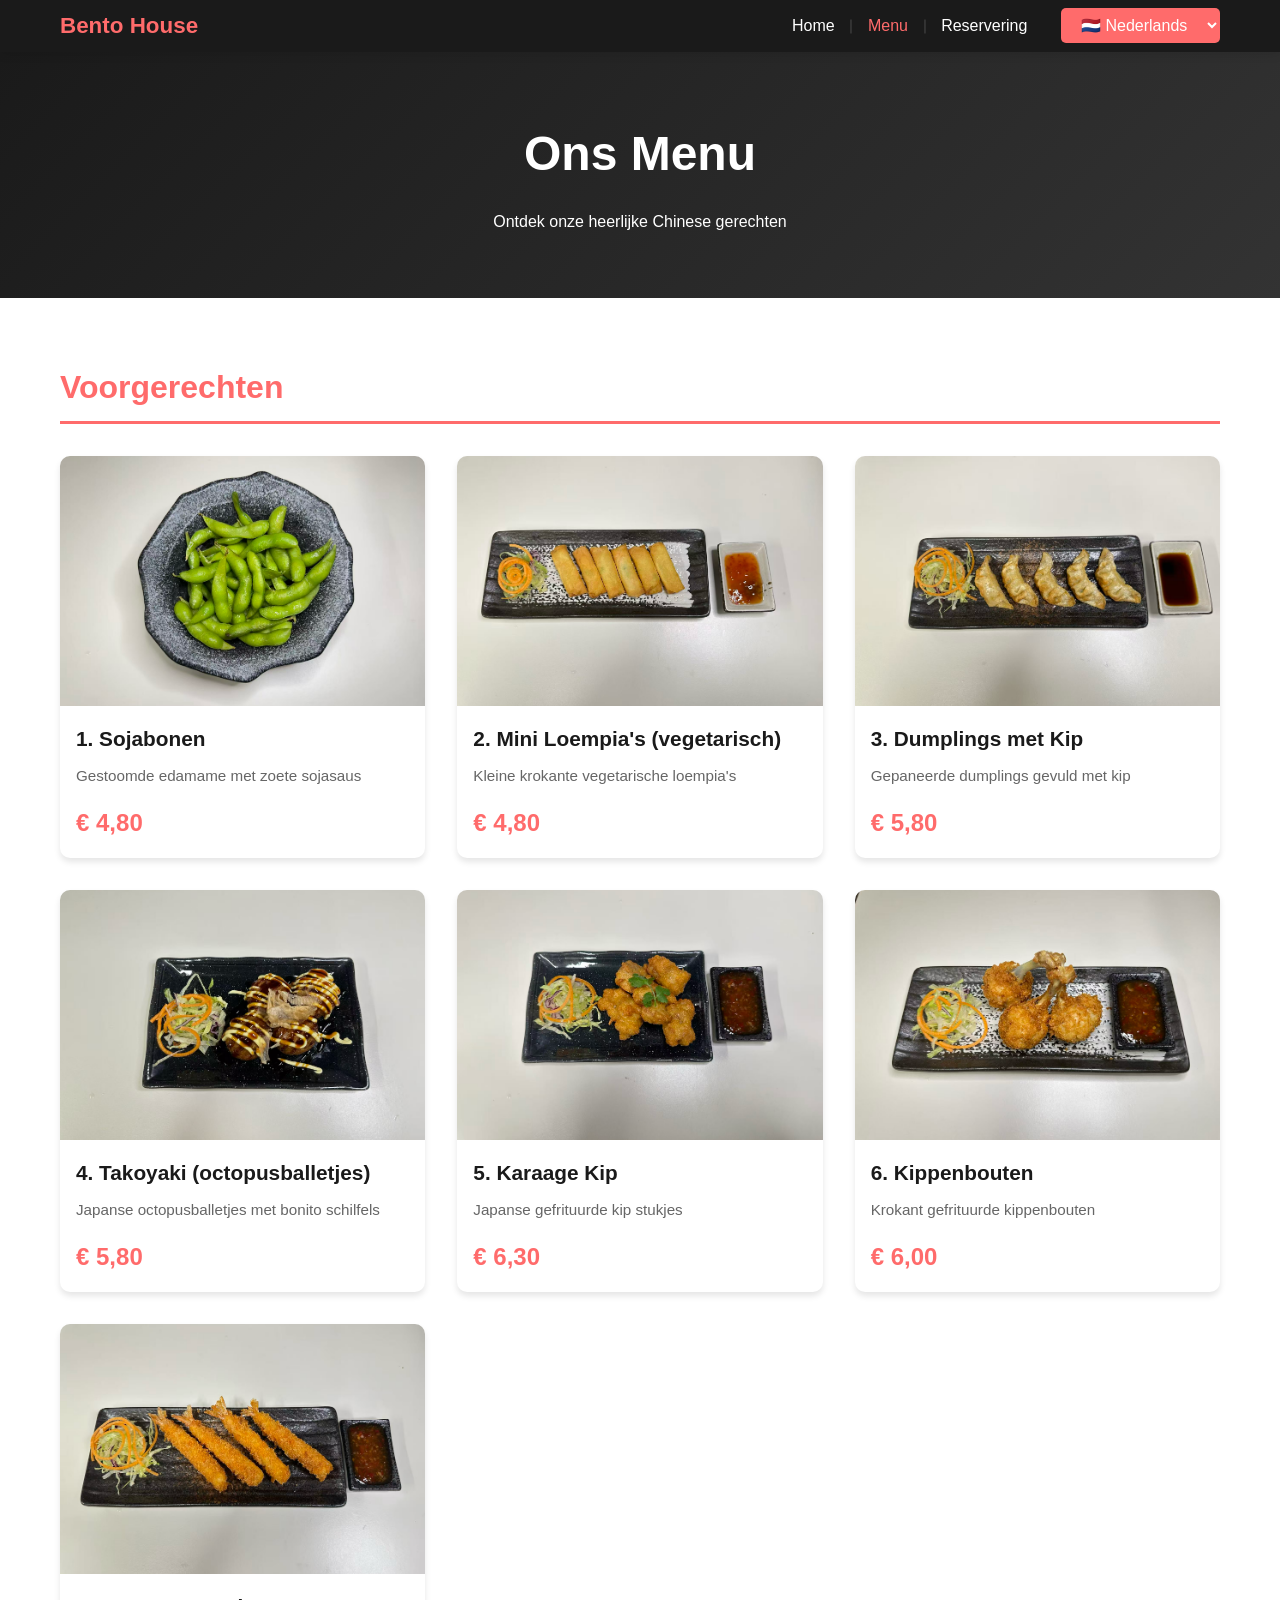
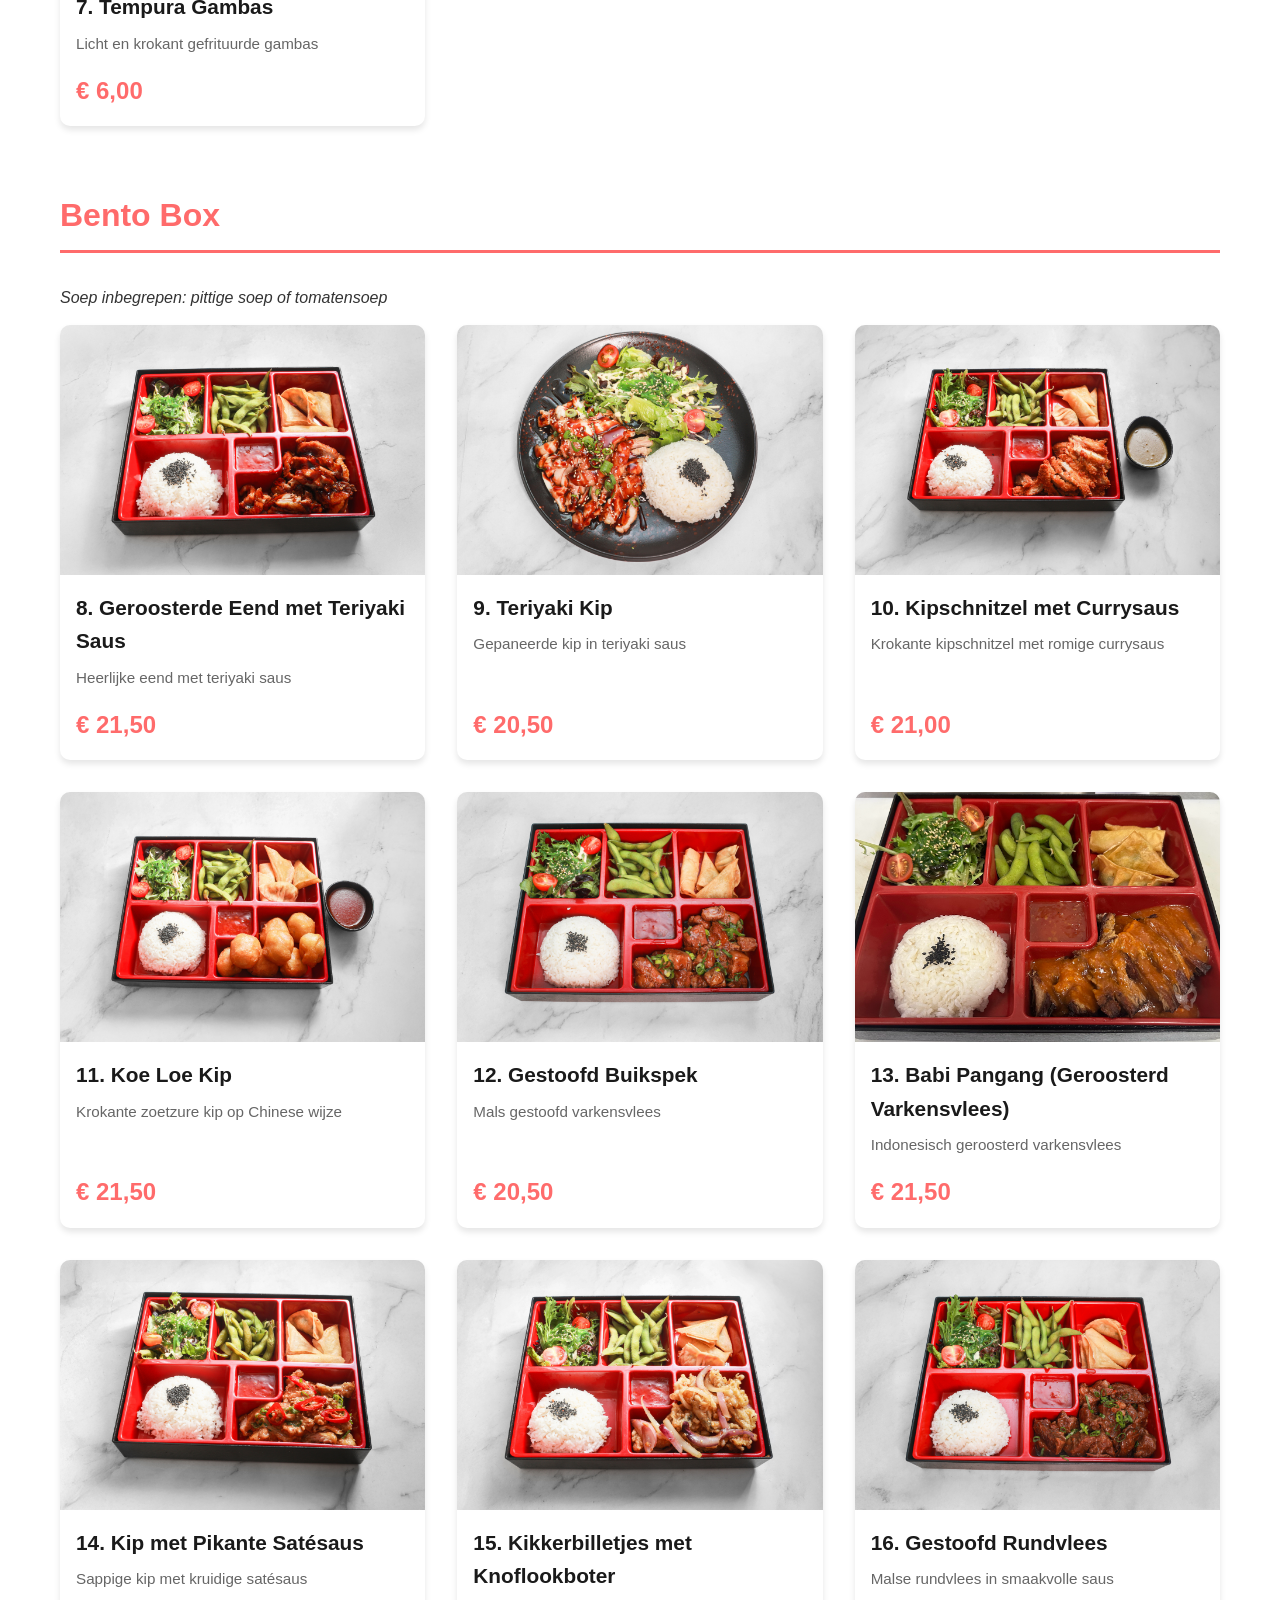
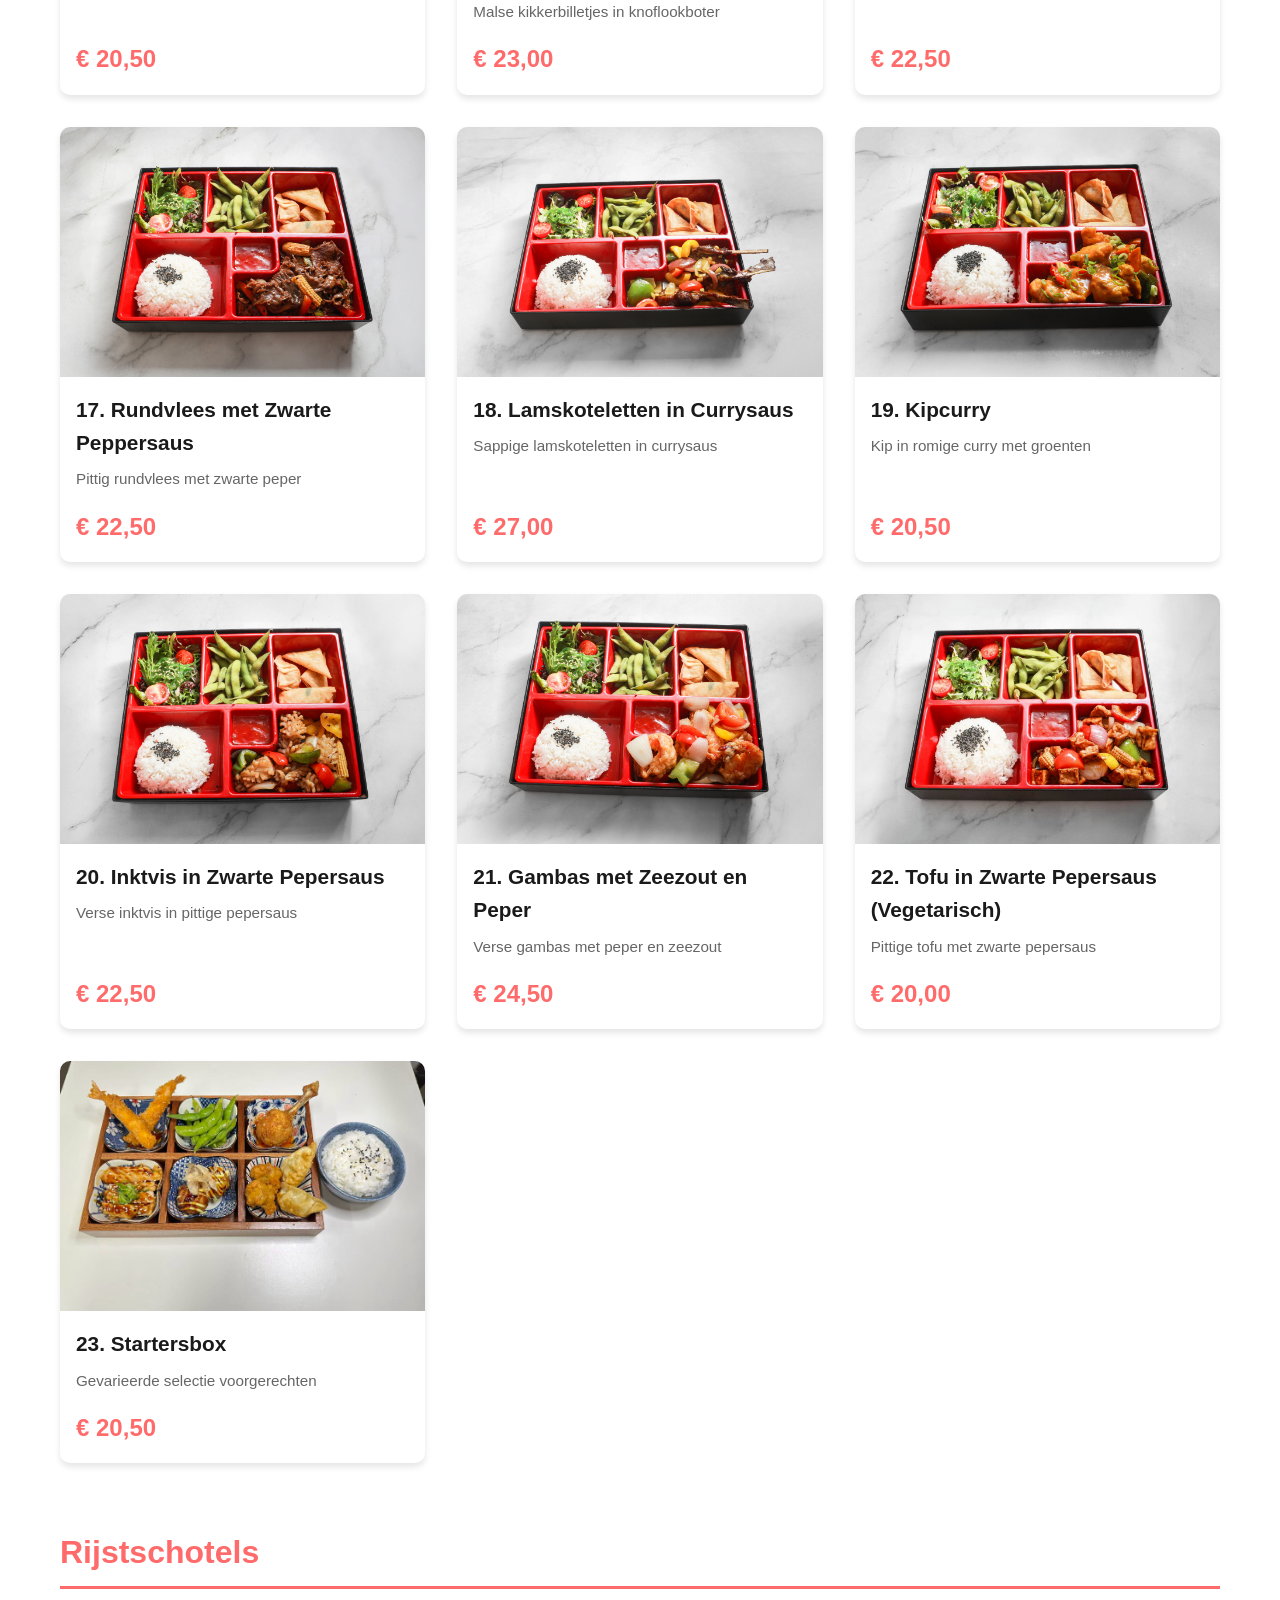
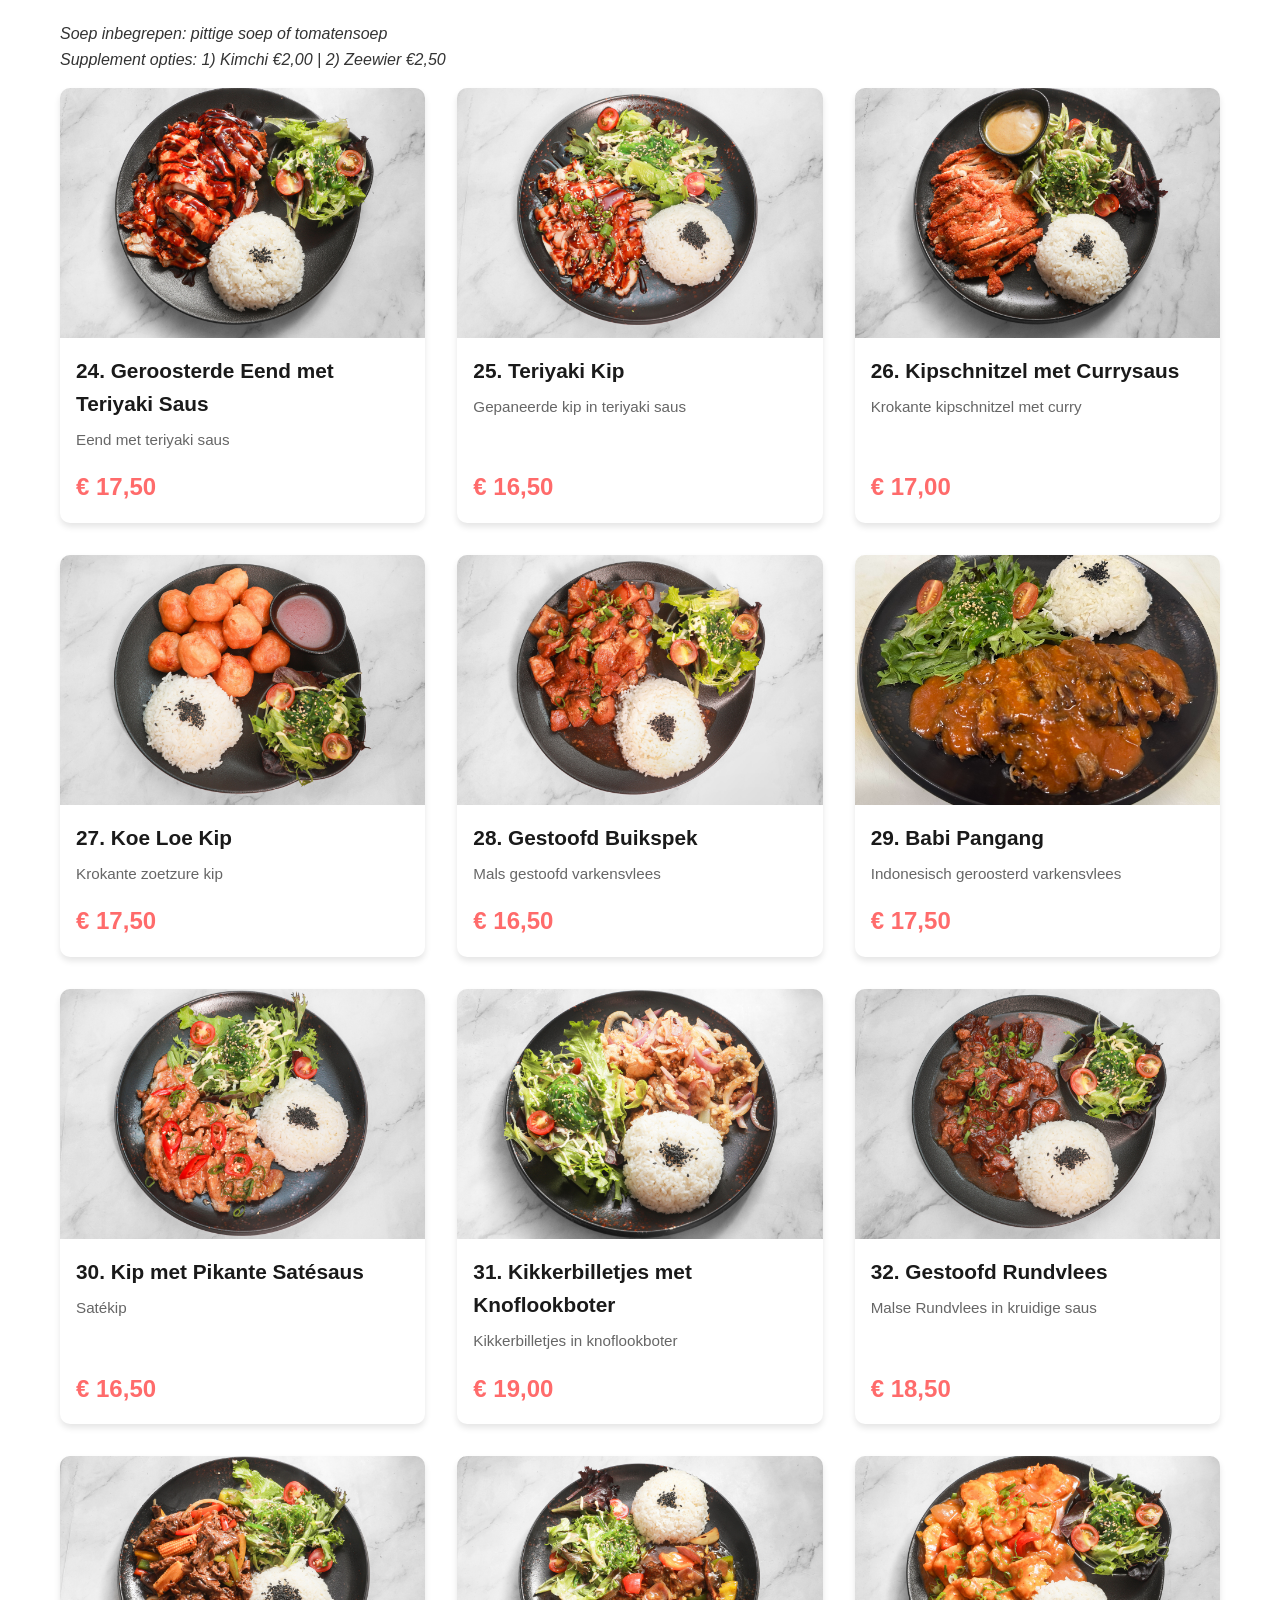
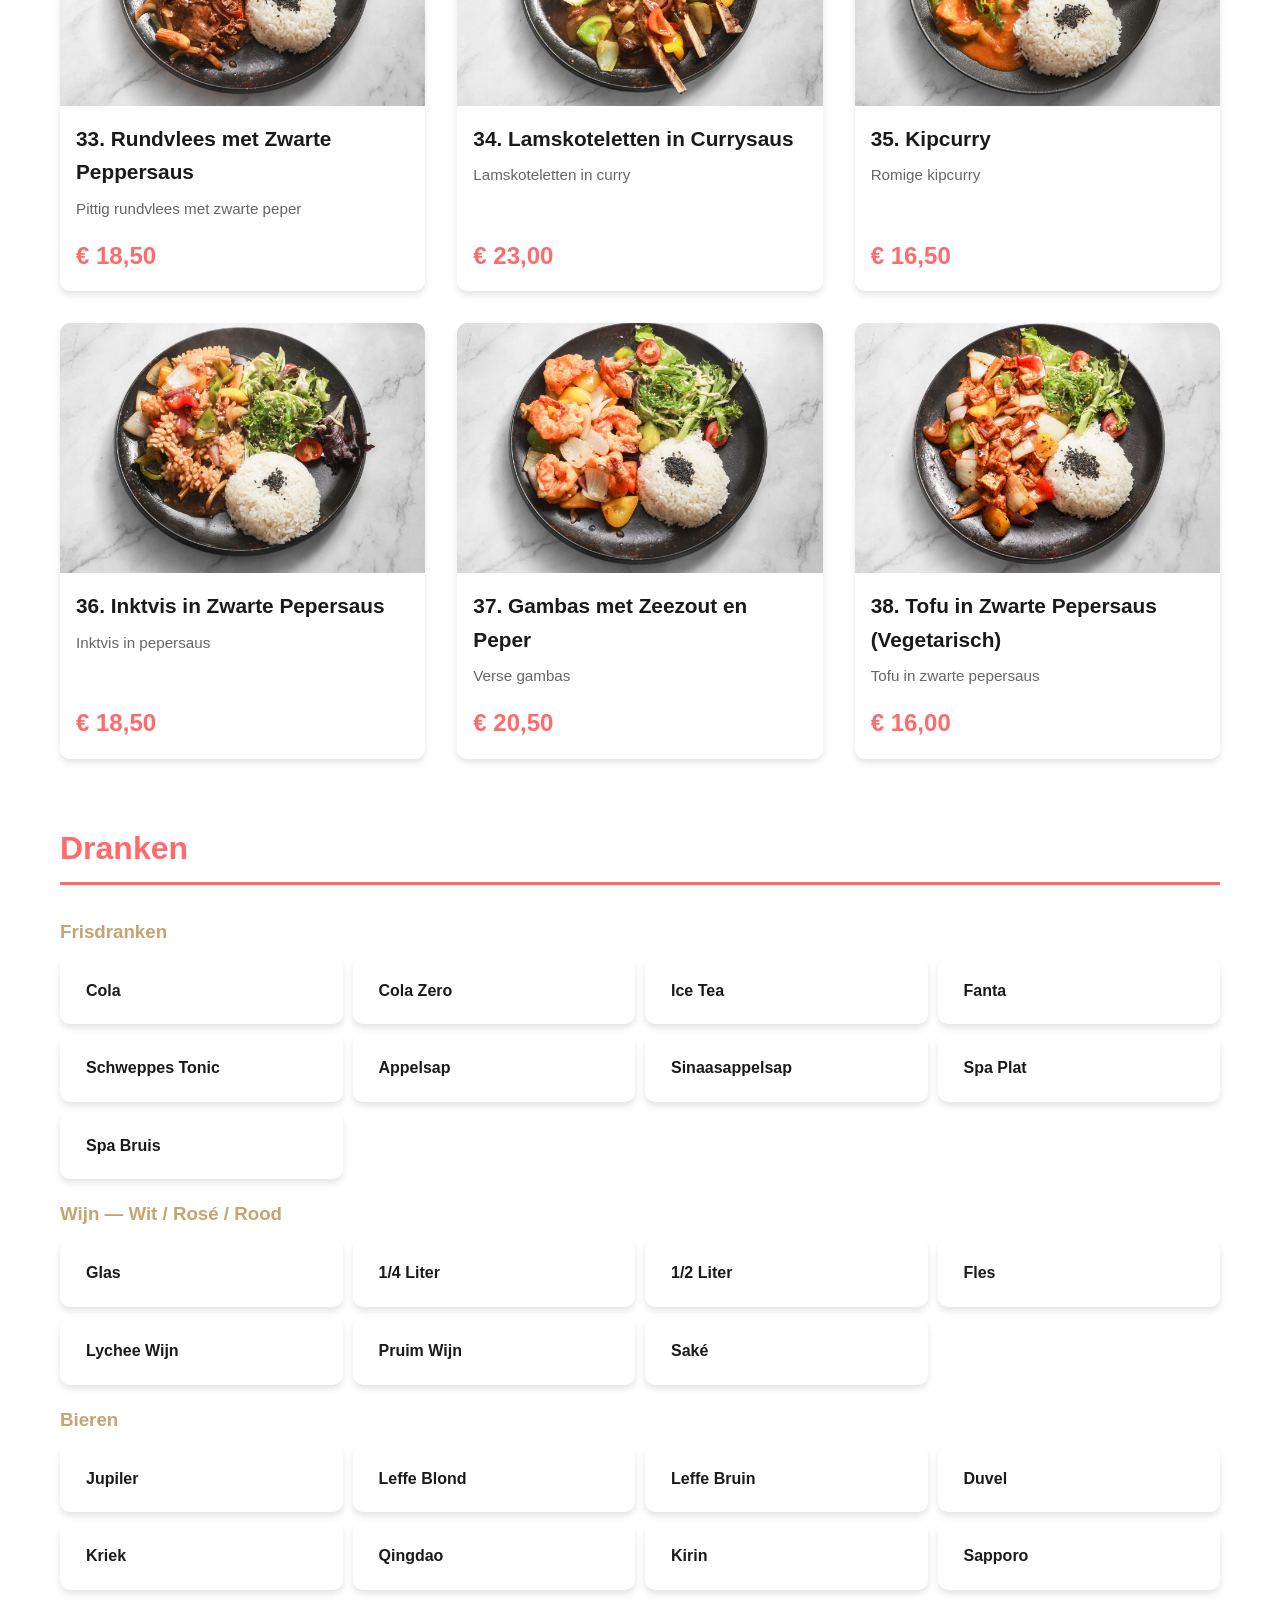
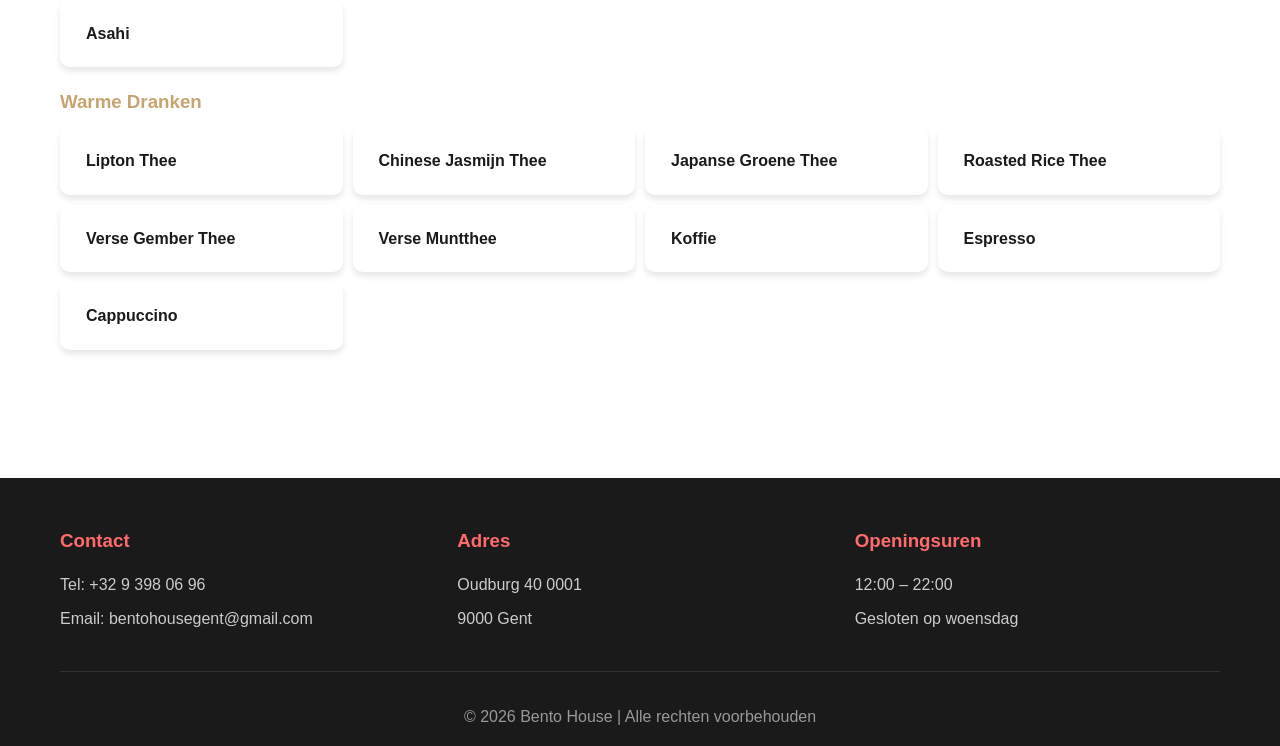
<file: menu.html>
<!DOCTYPE html>
<html lang="nl">
<head>
    <meta charset="UTF-8">
    <meta name="viewport" content="width=device-width, initial-scale=1.0">
    <title>Menu - Bento House</title>
    <link rel="stylesheet" href="styles.css">
</head>
<body>
    <header>
        <div class="container">
            <div class="logo">
                <h1>Bento House</h1>
            </div>
            <nav>
                <ul>
                    <li><a href="index.html">Home</a></li>
                    <li><a href="menu.html" class="active">Menu</a></li>
                    <li><a href="reservation.html">Reservering</a></li>
                    <li class="language-switcher">
                        <select class="lang-dropdown" onchange="window.location.href=this.value">
                            <option value="menu.html" selected>🇳🇱 Nederlands</option>
                            <option value="menu-en.html">🇬🇧 English</option>
                            <option value="menu-zh.html">🇨🇳 中文</option>
                            <option value="menu-fr.html">🇫🇷 Français</option>
                        </select>
                    </li>
                </ul>
            </nav>
        </div>
    </header>

    <main>
        <section class="menu-header">
            <div class="container">
                <h1>Ons Menu</h1>
                <p>Ontdek onze heerlijke Chinese gerechten</p>
            </div>
        </section>

        <section class="menu-content">
            <div class="container">
                <!-- Voorgerechten / Starters -->
                <div class="menu-category">
                    <h2>Voorgerechten</h2>
                    <div class="menu-items">
                        <div class="menu-item">
                            <img src="images/dutch/green-bean.png" alt="Sojabonen" class="menu-item-img">
                            <div class="item-info">
                                <h3>1. Sojabonen</h3>
                                <p>Gestoomde edamame met zoete sojasaus</p>
                            </div>
                            <span class="price">€ 4,80</span>
                        </div>
                        <div class="menu-item">
                            <img src="images/dutch/spring-roll.png" alt="Mini Loempia's" class="menu-item-img">
                            <div class="item-info">
                                <h3>2. Mini Loempia's (vegetarisch)</h3>
                                <p>Kleine krokante vegetarische loempia's</p>
                            </div>
                            <span class="price">€ 4,80</span>
                        </div>
                        <div class="menu-item">
                            <img src="images/dutch/dumpling.png" alt="Dumplings" class="menu-item-img">
                            <div class="item-info">
                                <h3>3. Dumplings met Kip</h3>
                                <p>Gepaneerde dumplings gevuld met kip</p>
                            </div>
                            <span class="price">€ 5,80</span>
                        </div>
                        <div class="menu-item">
                            <img src="images/dutch/meat.png" alt="Takoyaki" class="menu-item-img">
                            <div class="item-info">
                                <h3>4. Takoyaki (octopusballetjes)</h3>
                                <p>Japanse octopusballetjes met bonito schilfels</p>
                            </div>
                            <span class="price">€ 5,80</span>
                        </div>
                        <div class="menu-item">
                            <img src="images/dutch/nugter.png" alt="Karaage Kip" class="menu-item-img">
                            <div class="item-info">
                                <h3>5. Karaage Kip</h3>
                                <p>Japanse gefrituurde kip stukjes</p>
                            </div>
                            <span class="price">€ 6,30</span>
                        </div>
                        <div class="menu-item">
                            <img src="images/dutch/chick-leg.png" alt="Kippenbouten" class="menu-item-img">
                            <div class="item-info">
                                <h3>6. Kippenbouten</h3>
                                <p>Krokant gefrituurde kippenbouten</p>
                            </div>
                            <span class="price">€ 6,00</span>
                        </div>
                        <div class="menu-item">
                            <img src="images/dutch/shrimp.png" alt="Tempura Gambas" class="menu-item-img">
                            <div class="item-info">
                                <h3>7. Tempura Gambas</h3>
                                <p>Licht en krokant gefrituurde gambas</p>
                            </div>
                            <span class="price">€ 6,00</span>
                        </div>
                    </div>
                </div>

                <!-- Bento Box -->
                <div class="menu-category">
                    <h2>Bento Box</h2>
                    <p style="font-style: italic; margin-bottom: 15px;">Soep inbegrepen: pittige soep of tomatensoep</p>
                    <div class="menu-items">
                        <div class="menu-item">
                            <img src="images/dutch/9 Teriyaki Eend.jpg" alt="Teriyaki Eend" class="menu-item-img">
                            <div class="item-info">
                                <h3>8. Geroosterde Eend met Teriyaki Saus</h3>
                                <p>Heerlijke eend met teriyaki saus</p>
                            </div>
                            <span class="price">€ 21,50</span>
                        </div>
                        <div class="menu-item">
                            <img src="images/dutch/24 Teriyaki kip.jpg" alt="Teriyaki Kip" class="menu-item-img">
                            <div class="item-info">
                                <h3>9. Teriyaki Kip</h3>
                                <p>Gepaneerde kip in teriyaki saus</p>
                            </div>
                            <span class="price">€ 20,50</span>
                        </div>
                        <div class="menu-item">
                            <img src="images/dutch/11 Kipschnitzel met currysaus.jpg" alt="Kipschnitzel met currysaus" class="menu-item-img">
                            <div class="item-info">
                                <h3>10. Kipschnitzel met Currysaus</h3>
                                <p>Krokante kipschnitzel met romige currysaus</p>
                            </div>
                            <span class="price">€ 21,00</span>
                        </div>
                        <div class="menu-item">
                            <img src="images/dutch/12 Koe Loe Kip.jpg" alt="Koe Loe Kip" class="menu-item-img">
                            <div class="item-info">
                                <h3>11. Koe Loe Kip</h3>
                                <p>Krokante zoetzure kip op Chinese wijze</p>
                            </div>
                            <span class="price">€ 21,50</span>
                        </div>
                        <div class="menu-item">
                            <img src="images/dutch/13 Gestoofd buikspek.jpg" alt="Gestoofd buikspek" class="menu-item-img">
                            <div class="item-info">
                                <h3>12. Gestoofd Buikspek</h3>
                                <p>Mals gestoofd varkensvlees</p>
                            </div>
                            <span class="price">€ 20,50</span>
                        </div>
                        <div class="menu-item">
                            <img src="images/dutch/13.png" alt="Babi Pangang" class="menu-item-img">
                            <div class="item-info">
                                <h3>13. Babi Pangang (Geroosterd Varkensvlees)</h3>
                                <p>Indonesisch geroosterd varkensvlees</p>
                            </div>
                            <span class="price">€ 21,50</span>
                        </div>
                        <div class="menu-item">
                            <img src="images/dutch/14 Kip in pikant satésaus.jpg" alt="Kip in pikant satésaus" class="menu-item-img">
                            <div class="item-info">
                                <h3>14. Kip met Pikante Satésaus</h3>
                                <p>Sappige kip met kruidige satésaus</p>
                            </div>
                            <span class="price">€ 20,50</span>
                        </div>
                        <div class="menu-item">
                            <img src="images/dutch/20 Kikkerbilletjes met boter en look.jpg" alt="Kikkerbilletjes met boter en look" class="menu-item-img">
                            <div class="item-info">
                                <h3>15. Kikkerbilletjes met Knoflookboter</h3>
                                <p>Malse kikkerbilletjes in knoflookboter</p>
                            </div>
                            <span class="price">€ 23,00</span>
                        </div>
                        <div class="menu-item">
                            <img src="images/dutch/15 Gestoofd rundvlees.jpg" alt="Gestoofd rundvlees" class="menu-item-img">
                            <div class="item-info">
                                <h3>16. Gestoofd Rundvlees</h3>
                                <p>Malse rundvlees in smaakvolle saus</p>
                            </div>
                            <span class="price">€ 22,50</span>
                        </div>
                        <div class="menu-item">
                            <img src="images/dutch/16 Rundvlees met zwarte peppersaus.jpg" alt="Rundvlees met zwarte peppersaus" class="menu-item-img">
                            <div class="item-info">
                                <h3>17. Rundvlees met Zwarte Peppersaus</h3>
                                <p>Pittig rundvlees met zwarte peper</p>
                            </div>
                            <span class="price">€ 22,50</span>
                        </div>
                        <div class="menu-item">
                            <img src="images/dutch/17 Lamskotelet met currysaus.jpg" alt="Lamskotelet met currysaus" class="menu-item-img">
                            <div class="item-info">
                                <h3>18. Lamskoteletten in Currysaus</h3>
                                <p>Sappige lamskoteletten in currysaus</p>
                            </div>
                            <span class="price">€ 27,00</span>
                        </div>
                        <div class="menu-item">
                            <img src="images/dutch/18 Kipcurry.jpg" alt="Kipcurry" class="menu-item-img">
                            <div class="item-info">
                                <h3>19. Kipcurry</h3>
                                <p>Kip in romige curry met groenten</p>
                            </div>
                            <span class="price">€ 20,50</span>
                        </div>
                        <div class="menu-item">
                            <img src="images/dutch/19 Inktvis met zwarte peppersaus.jpg" alt="Inktvis met zwarte peppersaus" class="menu-item-img">
                            <div class="item-info">
                                <h3>20. Inktvis in Zwarte Pepersaus</h3>
                                <p>Verse inktvis in pittige pepersaus</p>
                            </div>
                            <span class="price">€ 22,50</span>
                        </div>
                        <div class="menu-item">
                            <img src="images/dutch/21 Gambas met pepper en zeezout.jpg" alt="Gambas met pepper en zeezout" class="menu-item-img">
                            <div class="item-info">
                                <h3>21. Gambas met Zeezout en Peper</h3>
                                <p>Verse gambas met peper en zeezout</p>
                            </div>
                            <span class="price">€ 24,50</span>
                        </div>
                        <div class="menu-item">
                            <img src="images/dutch/22.png" alt="Tofu in Zwarte Pepersaus" class="menu-item-img">
                            <div class="item-info">
                                <h3>22. Tofu in Zwarte Pepersaus (Vegetarisch)</h3>
                                <p>Pittige tofu met zwarte pepersaus</p>
                            </div>
                            <span class="price">€ 20,00</span>
                        </div>
                        <div class="menu-item">
                            <img src="images/dutch/box.png" alt="Voorgerechten Box" class="menu-item-img">
                            <div class="item-info">
                                <h3>23. Startersbox</h3>
                                <p>Gevarieerde selectie voorgerechten</p>
                            </div>
                            <span class="price">€ 20,50</span>
                        </div>
                    </div>
                </div>

                <!-- Rijstgerechten / Rice Dishes -->
                <div class="menu-category">
                    <h2>Rijstschotels</h2>
                    <p style="font-style: italic; margin-bottom: 15px;">Soep inbegrepen: pittige soep of tomatensoep<br>Supplement opties: 1) Kimchi €2,00 | 2) Zeewier €2,50</p>
                    <div class="menu-items">
                        <div class="menu-item">
                            <img src="images/dutch/23 Teriyaki Eend.jpg" alt="Teriyaki Eend met Rijst" class="menu-item-img">
                            <div class="item-info">
                                <h3>24. Geroosterde Eend met Teriyaki Saus</h3>
                                <p>Eend met teriyaki saus</p>
                            </div>
                            <span class="price">€ 17,50</span>
                        </div>
                        <div class="menu-item">
                            <img src="images/dutch/24 Teriyaki kip.jpg" alt="Teriyaki kip" class="menu-item-img">
                            <div class="item-info">
                                <h3>25. Teriyaki Kip</h3>
                                <p>Gepaneerde kip in teriyaki saus</p>
                            </div>
                            <span class="price">€ 16,50</span>
                        </div>
                        <div class="menu-item">
                            <img src="images/dutch/25 Kipschnitzel in currysaus.jpg" alt="Kipschnitzel in currysaus" class="menu-item-img">
                            <div class="item-info">
                                <h3>26. Kipschnitzel met Currysaus</h3>
                                <p>Krokante kipschnitzel met curry</p>
                            </div>
                            <span class="price">€ 17,00</span>
                        </div>
                        <div class="menu-item">
                            <img src="images/dutch/26 Koe Loe Kip.jpg" alt="Koe Loe Kip" class="menu-item-img">
                            <div class="item-info">
                                <h3>27. Koe Loe Kip</h3>
                                <p>Krokante zoetzure kip</p>
                            </div>
                            <span class="price">€ 17,50</span>
                        </div>
                        <div class="menu-item">
                            <img src="images/dutch/27 Gestoofd buikspek.jpg" alt="Gestoofd buikspek met Rijst" class="menu-item-img">
                            <div class="item-info">
                                <h3>28. Gestoofd Buikspek</h3>
                                <p>Mals gestoofd varkensvlees</p>
                            </div>
                            <span class="price">€ 16,50</span>
                        </div>
                        <div class="menu-item">
                            <img src="images/dutch/29.png" alt="Babi Pangang met Rijst" class="menu-item-img">
                            <div class="item-info">
                                <h3>29. Babi Pangang</h3>
                                <p>Indonesisch geroosterd varkensvlees</p>
                            </div>
                            <span class="price">€ 17,50</span>
                        </div>
                        <div class="menu-item">
                            <img src="images/dutch/28 Kip in pikant satésaus.jpg" alt="Kip in pikant satésaus met Rijst" class="menu-item-img">
                            <div class="item-info">
                                <h3>30. Kip met Pikante Satésaus</h3>
                                <p>Satékip</p>
                            </div>
                            <span class="price">€ 16,50</span>
                        </div>
                        <div class="menu-item">
                            <img src="images/dutch/34 Kikkerbilletjes met boter en look.jpg" alt="Kikkerbilletjes met boter en look met Rijst" class="menu-item-img">
                            <div class="item-info">
                                <h3>31. Kikkerbilletjes met Knoflookboter</h3>
                                <p>Kikkerbilletjes in knoflookboter</p>
                            </div>
                            <span class="price">€ 19,00</span>
                        </div>
                        <div class="menu-item">
                            <img src="images/dutch/29 Gestoofd rundvlees.jpg" alt="Tomaten Runderstoofpot met Rijst" class="menu-item-img">
                            <div class="item-info">
                                <h3>32. Gestoofd Rundvlees</h3>
                                <p>Malse Rundvlees in kruidige saus</p>
                            </div>
                            <span class="price">€ 18,50</span>
                        </div>
                        <div class="menu-item">
                            <img src="images/dutch/30 Rundvlees met zwarte peppersaus.jpg" alt="Rundvlees met zwarte peppersaus met Rijst" class="menu-item-img">
                            <div class="item-info">
                                <h3>33. Rundvlees met Zwarte Peppersaus</h3>
                                <p>Pittig rundvlees met zwarte peper</p>
                            </div>
                            <span class="price">€ 18,50</span>
                        </div>
                        <div class="menu-item">
                            <img src="images/dutch/31 Lamskotelet met currysaus.jpg" alt="Lamskotelet met currysaus met Rijst" class="menu-item-img">
                            <div class="item-info">
                                <h3>34. Lamskoteletten in Currysaus</h3>
                                <p>Lamskoteletten in curry</p>
                            </div>
                            <span class="price">€ 23,00</span>
                        </div>
                        <div class="menu-item">
                            <img src="images/dutch/32 Kipcurry.jpg" alt="Kipcurry met Rijst" class="menu-item-img">
                            <div class="item-info">
                                <h3>35. Kipcurry</h3>
                                <p>Romige kipcurry</p>
                            </div>
                            <span class="price">€ 16,50</span>
                        </div>
                        <div class="menu-item">
                            <img src="images/dutch/33 Inktvis met zwarte peppersaus.jpg" alt="Inktvis met zwarte peppersaus met Rijst" class="menu-item-img">
                            <div class="item-info">
                                <h3>36. Inktvis in Zwarte Pepersaus</h3>
                                <p>Inktvis in pepersaus</p>
                            </div>
                            <span class="price">€ 18,50</span>
                        </div>
                        <div class="menu-item">
                            <img src="images/dutch/35 Gambas met peeper en zeezout.jpg" alt="Gambas met peeper en zeezout met Rijst" class="menu-item-img">
                            <div class="item-info">
                                <h3>37. Gambas met Zeezout en Peper</h3>
                                <p>Verse gambas</p>
                            </div>
                            <span class="price">€ 20,50</span>
                        </div>
                        <div class="menu-item">
                            <img src="images/dutch/38.png" alt="Tofu in Zwarte Pepersaus met Rijst" class="menu-item-img">
                            <div class="item-info">
                                <h3>38. Tofu in Zwarte Pepersaus (Vegetarisch)</h3>
                                <p>Tofu in zwarte pepersaus</p>
                            </div>
                            <span class="price">€ 16,00</span>
                        </div>
                    </div>
                </div>

                <!-- Dranken -->
                <div class="menu-category" id="dranken">
                    <h2>Dranken</h2>
                    
                    <h3 style="margin-top: 20px; margin-bottom: 10px; color: #c5a572;">Frisdranken</h3>
                    <div class="menu-items" style="display: grid; grid-template-columns: repeat(auto-fill, minmax(250px, 1fr)); gap: 10px;">
                        <div class="menu-item" style="border: none; padding: 5px 10px;">
                            <div class="item-info">
                                <h3 style="font-size: 1rem;">Cola</h3>
                            </div>
                            <span class="price">€ 3,00</span>
                        </div>
                        <div class="menu-item" style="border: none; padding: 5px 10px;">
                            <div class="item-info">
                                <h3 style="font-size: 1rem;">Cola Zero</h3>
                            </div>
                            <span class="price">€ 3,00</span>
                        </div>
                        <div class="menu-item" style="border: none; padding: 5px 10px;">
                            <div class="item-info">
                                <h3 style="font-size: 1rem;">Ice Tea</h3>
                            </div>
                            <span class="price">€ 3,00</span>
                        </div>
                        <div class="menu-item" style="border: none; padding: 5px 10px;">
                            <div class="item-info">
                                <h3 style="font-size: 1rem;">Fanta</h3>
                            </div>
                            <span class="price">€ 3,00</span>
                        </div>
                        <div class="menu-item" style="border: none; padding: 5px 10px;">
                            <div class="item-info">
                                <h3 style="font-size: 1rem;">Schweppes Tonic</h3>
                            </div>
                            <span class="price">€ 3,00</span>
                        </div>
                        <div class="menu-item" style="border: none; padding: 5px 10px;">
                            <div class="item-info">
                                <h3 style="font-size: 1rem;">Appelsap</h3>
                            </div>
                            <span class="price">€ 3,00</span>
                        </div>
                        <div class="menu-item" style="border: none; padding: 5px 10px;">
                            <div class="item-info">
                                <h3 style="font-size: 1rem;">Sinaasappelsap</h3>
                            </div>
                            <span class="price">€ 3,00</span>
                        </div>
                        <div class="menu-item" style="border: none; padding: 5px 10px;">
                            <div class="item-info">
                                <h3 style="font-size: 1rem;">Spa Plat</h3>
                            </div>
                            <span class="price">€ 2,50</span>
                        </div>
                        <div class="menu-item" style="border: none; padding: 5px 10px;">
                            <div class="item-info">
                                <h3 style="font-size: 1rem;">Spa Bruis</h3>
                            </div>
                            <span class="price">€ 2,50</span>
                        </div>
                    </div>

                    <h3 style="margin-top: 20px; margin-bottom: 10px; color: #c5a572;">Wijn — Wit / Rosé / Rood</h3>
                    <div class="menu-items" style="display: grid; grid-template-columns: repeat(auto-fill, minmax(250px, 1fr)); gap: 10px;">
                        <div class="menu-item" style="border: none; padding: 5px 10px;">
                            <div class="item-info">
                                <h3 style="font-size: 1rem;">Glas</h3>
                            </div>
                            <span class="price">€ 4,00</span>
                        </div>
                        <div class="menu-item" style="border: none; padding: 5px 10px;">
                            <div class="item-info">
                                <h3 style="font-size: 1rem;">1/4 Liter</h3>
                            </div>
                            <span class="price">€ 7,00</span>
                        </div>
                        <div class="menu-item" style="border: none; padding: 5px 10px;">
                            <div class="item-info">
                                <h3 style="font-size: 1rem;">1/2 Liter</h3>
                            </div>
                            <span class="price">€ 13,00</span>
                        </div>
                        <div class="menu-item" style="border: none; padding: 5px 10px;">
                            <div class="item-info">
                                <h3 style="font-size: 1rem;">Fles</h3>
                            </div>
                            <span class="price">€ 17,00</span>
                        </div>
                        <div class="menu-item" style="border: none; padding: 5px 10px;">
                            <div class="item-info">
                                <h3 style="font-size: 1rem;">Lychee Wijn</h3>
                            </div>
                            <span class="price">€ 4,50</span>
                        </div>
                        <div class="menu-item" style="border: none; padding: 5px 10px;">
                            <div class="item-info">
                                <h3 style="font-size: 1rem;">Pruim Wijn</h3>
                            </div>
                            <span class="price">€ 4,50</span>
                        </div>
                        <div class="menu-item" style="border: none; padding: 5px 10px;">
                            <div class="item-info">
                                <h3 style="font-size: 1rem;">Saké</h3>
                            </div>
                            <span class="price">€ 6,50</span>
                        </div>
                    </div>

                    <h3 style="margin-top: 20px; margin-bottom: 10px; color: #c5a572;">Bieren</h3>
                    <div class="menu-items" style="display: grid; grid-template-columns: repeat(auto-fill, minmax(250px, 1fr)); gap: 10px;">
                        <div class="menu-item" style="border: none; padding: 5px 10px;">
                            <div class="item-info">
                                <h3 style="font-size: 1rem;">Jupiler</h3>
                            </div>
                            <span class="price">€ 3,00</span>
                        </div>
                        <div class="menu-item" style="border: none; padding: 5px 10px;">
                            <div class="item-info">
                                <h3 style="font-size: 1rem;">Leffe Blond</h3>
                            </div>
                            <span class="price">€ 4,50</span>
                        </div>
                        <div class="menu-item" style="border: none; padding: 5px 10px;">
                            <div class="item-info">
                                <h3 style="font-size: 1rem;">Leffe Bruin</h3>
                            </div>
                            <span class="price">€ 4,50</span>
                        </div>
                        <div class="menu-item" style="border: none; padding: 5px 10px;">
                            <div class="item-info">
                                <h3 style="font-size: 1rem;">Duvel</h3>
                            </div>
                            <span class="price">€ 4,50</span>
                        </div>
                        <div class="menu-item" style="border: none; padding: 5px 10px;">
                            <div class="item-info">
                                <h3 style="font-size: 1rem;">Kriek</h3>
                            </div>
                            <span class="price">€ 4,00</span>
                        </div>
                        <div class="menu-item" style="border: none; padding: 5px 10px;">
                            <div class="item-info">
                                <h3 style="font-size: 1rem;">Qingdao</h3>
                            </div>
                            <span class="price">€ 4,00</span>
                        </div>
                        <div class="menu-item" style="border: none; padding: 5px 10px;">
                            <div class="item-info">
                                <h3 style="font-size: 1rem;">Kirin</h3>
                            </div>
                            <span class="price">€ 4,00</span>
                        </div>
                        <div class="menu-item" style="border: none; padding: 5px 10px;">
                            <div class="item-info">
                                <h3 style="font-size: 1rem;">Sapporo</h3>
                            </div>
                            <span class="price">€ 4,00</span>
                        </div>
                        <div class="menu-item" style="border: none; padding: 5px 10px;">
                            <div class="item-info">
                                <h3 style="font-size: 1rem;">Asahi</h3>
                            </div>
                            <span class="price">€ 4,00</span>
                        </div>
                    </div>

                    <h3 style="margin-top: 20px; margin-bottom: 10px; color: #c5a572;">Warme Dranken</h3>
                    <div class="menu-items" style="display: grid; grid-template-columns: repeat(auto-fill, minmax(250px, 1fr)); gap: 10px;">
                        <div class="menu-item" style="border: none; padding: 5px 10px;">
                            <div class="item-info">
                                <h3 style="font-size: 1rem;">Lipton Thee</h3>
                            </div>
                            <span class="price">€ 2,80</span>
                        </div>
                        <div class="menu-item" style="border: none; padding: 5px 10px;">
                            <div class="item-info">
                                <h3 style="font-size: 1rem;">Chinese Jasmijn Thee</h3>
                            </div>
                            <span class="price">€ 3,00</span>
                        </div>
                        <div class="menu-item" style="border: none; padding: 5px 10px;">
                            <div class="item-info">
                                <h3 style="font-size: 1rem;">Japanse Groene Thee</h3>
                            </div>
                            <span class="price">€ 3,00</span>
                        </div>
                        <div class="menu-item" style="border: none; padding: 5px 10px;">
                            <div class="item-info">
                                <h3 style="font-size: 1rem;">Roasted Rice Thee</h3>
                            </div>
                            <span class="price">€ 3,00</span>
                        </div>
                        <div class="menu-item" style="border: none; padding: 5px 10px;">
                            <div class="item-info">
                                <h3 style="font-size: 1rem;">Verse Gember Thee</h3>
                            </div>
                            <span class="price">€ 3,80</span>
                        </div>
                        <div class="menu-item" style="border: none; padding: 5px 10px;">
                            <div class="item-info">
                                <h3 style="font-size: 1rem;">Verse Muntthee</h3>
                            </div>
                            <span class="price">€ 3,80</span>
                        </div>
                        <div class="menu-item" style="border: none; padding: 5px 10px;">
                            <div class="item-info">
                                <h3 style="font-size: 1rem;">Koffie</h3>
                            </div>
                            <span class="price">€ 3,00</span>
                        </div>
                        <div class="menu-item" style="border: none; padding: 5px 10px;">
                            <div class="item-info">
                                <h3 style="font-size: 1rem;">Espresso</h3>
                            </div>
                            <span class="price">€ 3,00</span>
                        </div>
                        <div class="menu-item" style="border: none; padding: 5px 10px;">
                            <div class="item-info">
                                <h3 style="font-size: 1rem;">Cappuccino</h3>
                            </div>
                            <span class="price">€ 3,20</span>
                        </div>
                    </div>
                </div>
            </div>
        </section>
    </main>

    <footer>
        <div class="container">
            <div class="footer-content">
                <div class="footer-section">
                    <h3>Contact</h3>
                    <p>Tel: +32 9 398 06 96</p>
                    <p>Email: bentohousegent@gmail.com</p>
                </div>
                <div class="footer-section">
                    <h3>Adres</h3>
                    <p>Oudburg 40 0001</p>
                    <p>9000 Gent</p>
                </div>
                <div class="footer-section">
                    <h3>Openingsuren</h3>
                    <p>12:00 – 22:00</p>
                    <p>Gesloten op woensdag</p>
                </div>
            </div>
            <div class="footer-bottom">
                <p>&copy; 2026 Bento House | Alle rechten voorbehouden</p>
            </div>
        </div>
    </footer>
</body>
</html>
</file>
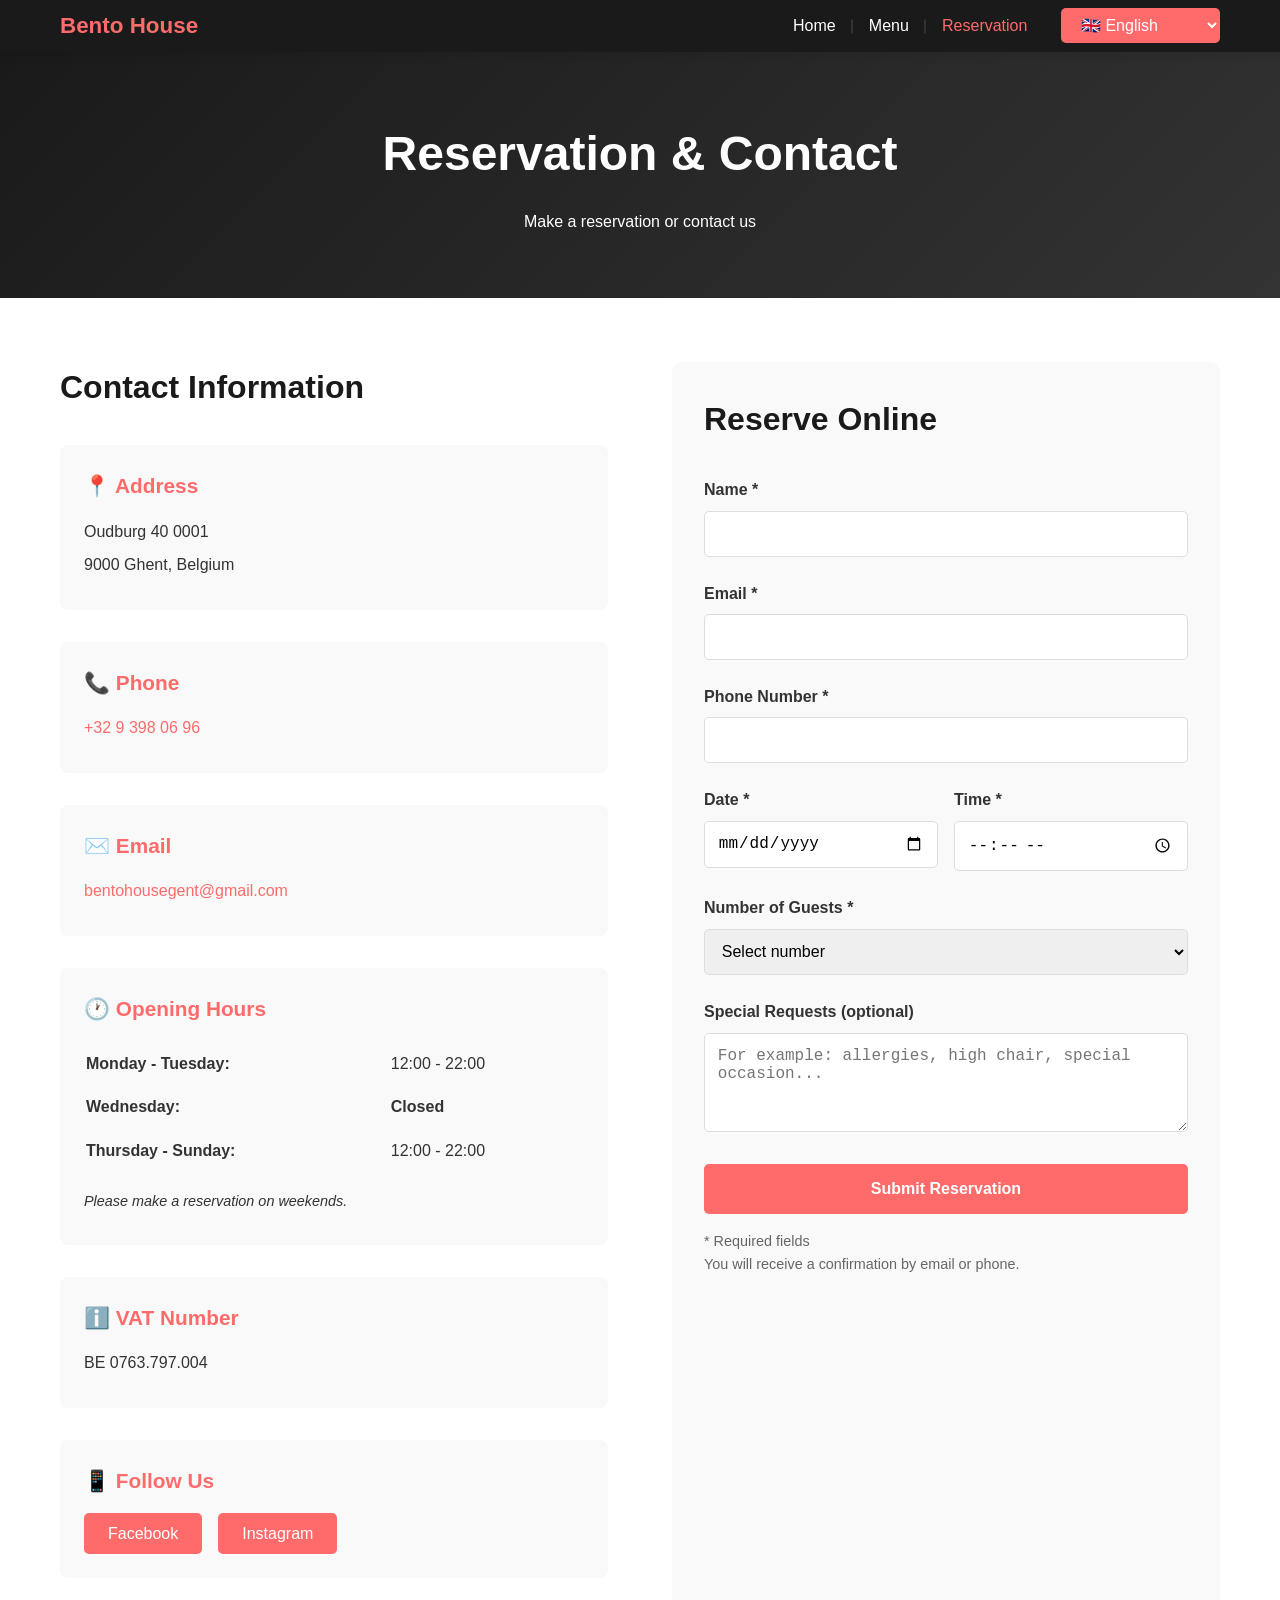
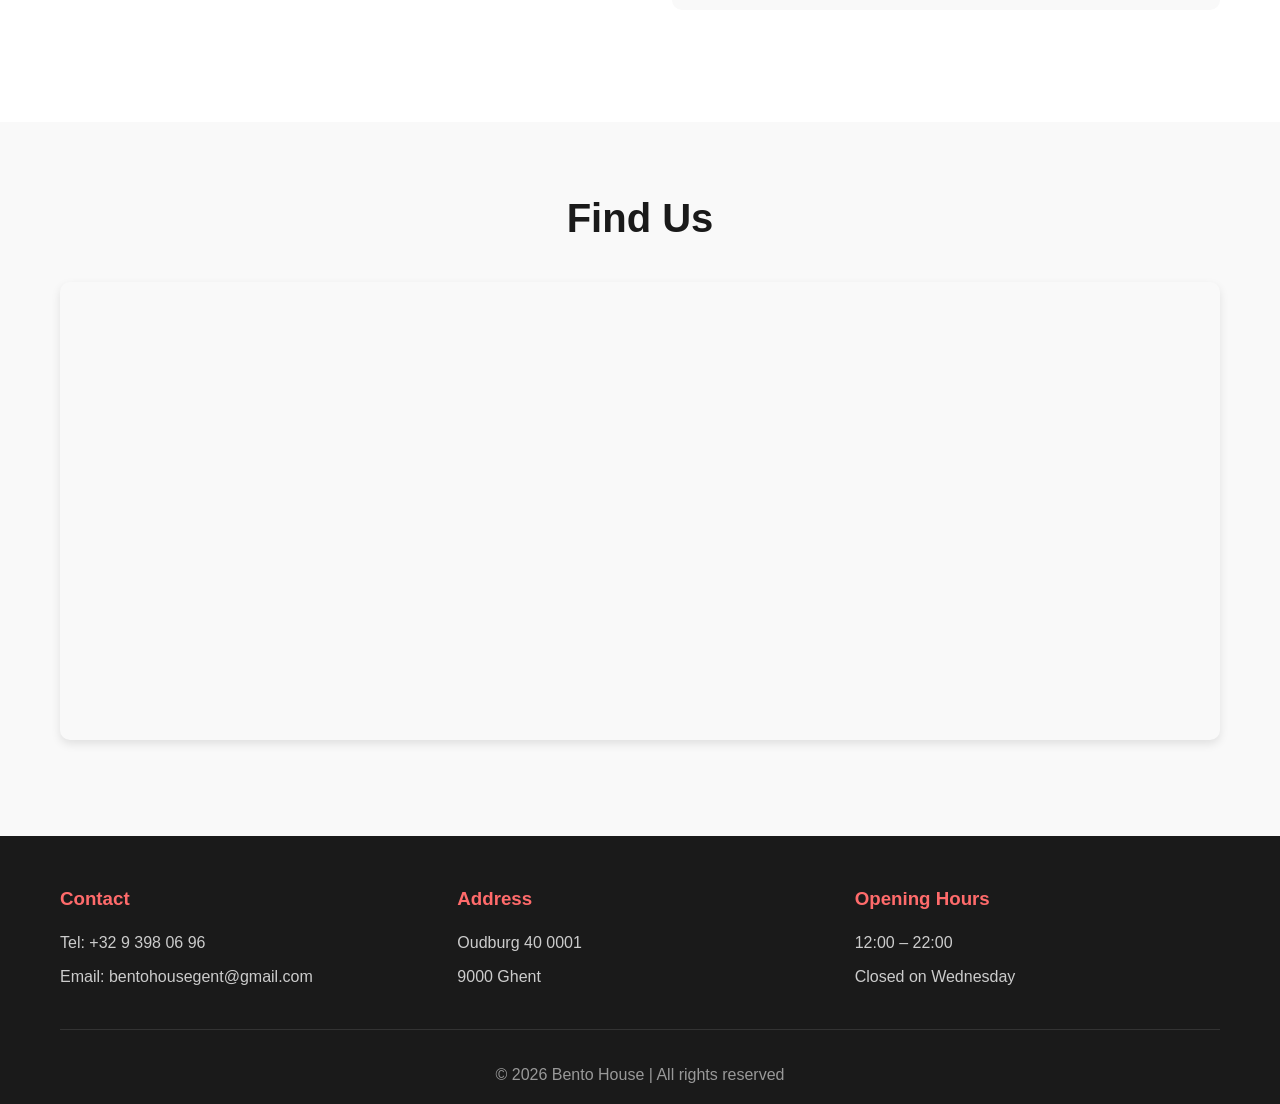
<file: reservation-en.html>
<!DOCTYPE html>
<html lang="en">
<head>
    <meta charset="UTF-8">
    <meta name="viewport" content="width=device-width, initial-scale=1.0">
    <title>Reservation - Bento House</title>
    <link rel="stylesheet" href="styles.css">
</head>
<body>
    <header>
        <div class="container">
            <div class="logo">
                <h1>Bento House</h1>
            </div>
            <nav>
                <ul>
                    <li><a href="index-en.html">Home</a></li>
                    <li><a href="menu-en.html">Menu</a></li>
                    <li><a href="reservation-en.html" class="active">Reservation</a></li>
                    <li class="language-switcher">
                        <select class="lang-dropdown" onchange="window.location.href=this.value">
                            <option value="reservation.html">🇳🇱 Nederlands</option>
                            <option value="reservation-en.html" selected>🇬🇧 English</option>
                            <option value="reservation-zh.html">🇨🇳 中文</option>
                            <option value="reservation-fr.html">🇫🇷 Français</option>
                        </select>
                    </li>
                </ul>
            </nav>
        </div>
    </header>

    <main>
        <section class="reservation-header">
            <div class="container">
                <h1>Reservation & Contact</h1>
                <p>Make a reservation or contact us</p>
            </div>
        </section>

        <section class="contact-section">
            <div class="container">
                <div class="contact-grid">
                    <!-- Contact Info -->
                    <div class="contact-info">
                        <h2>Contact Information</h2>
                        
                        <div class="info-block">
                            <h3>📍 Address</h3>
                            <p>Oudburg 40 0001</p>
                            <p>9000 Ghent, Belgium</p>
                        </div>

                        <div class="info-block">
                            <h3>📞 Phone</h3>
                            <p><a href="tel:+3293980696">+32 9 398 06 96</a></p>
                        </div>

                        <div class="info-block">
                            <h3>✉️ Email</h3>
                            <p><a href="mailto:bentohousegent@gmail.com">bentohousegent@gmail.com</a></p>
                        </div>

                        <div class="info-block">
                            <h3>🕐 Opening Hours</h3>
                            <table class="hours-table">
                                <tr>
                                    <td>Monday - Tuesday:</td>
                                    <td>12:00 - 22:00</td>
                                </tr>
                                <tr>
                                    <td>Wednesday:</td>
                                    <td><strong>Closed</strong></td>
                                </tr>
                                <tr>
                                    <td>Thursday - Sunday:</td>
                                    <td>12:00 - 22:00</td>
                                </tr>
                            </table>
                            <p class="note"><em>Please make a reservation on weekends.</em></p>
                        </div>

                        <div class="info-block">
                            <h3>ℹ️ VAT Number</h3>
                            <p>BE 0763.797.004</p>
                        </div>

                        <div class="info-block social">
                            <h3>📱 Follow Us</h3>
                            <div class="social-links">
                                <a href="https://www.facebook.com" target="_blank" class="social-btn">Facebook</a>
                                <a href="https://www.instagram.com" target="_blank" class="social-btn">Instagram</a>
                            </div>
                        </div>
                    </div>

                    <!-- Reservation Form -->
                    <div class="reservation-form">
                        <h2>Reserve Online</h2>
                        <div id="form-success" style="display:none; background:#d4edda; color:#155724; border:1px solid #c3e6cb; border-radius:8px; padding:1.5rem; margin-bottom:1rem;">
                            ✅ Your reservation has been received! We will contact you as soon as possible to confirm.
                        </div>
                        <div id="form-error" style="display:none; background:#f8d7da; color:#721c24; border:1px solid #f5c6cb; border-radius:8px; padding:1.5rem; margin-bottom:1rem;">
                            ❌ Something went wrong. Please try again or call us at <a href="tel:+3293980696">+32 9 398 06 96</a>.
                        </div>
                        <form id="reservation-form">
                            <input type="hidden" name="access_key" value="w3f_8d9bc232749a0418d0e20b9ca113d4997260c2b77b976ea0">
                            <input type="hidden" name="subject" value="New Reservation - Bento House">
                            <input type="hidden" name="from_name" value="Bento House Website">
                            <input type="hidden" name="_gotcha" style="display:none;">

                            <div class="form-group">
                                <label for="name">Name *</label>
                                <input type="text" id="name" name="name" required>
                            </div>

                            <div class="form-group">
                                <label for="email">Email *</label>
                                <input type="email" id="email" name="email" required>
                            </div>

                            <div class="form-group">
                                <label for="phone">Phone Number *</label>
                                <input type="tel" id="phone" name="phone" required>
                            </div>

                            <div class="form-row">
                                <div class="form-group">
                                    <label for="date">Date *</label>
                                    <input type="date" id="date" name="date" required>
                                </div>

                                <div class="form-group">
                                    <label for="time">Time *</label>
                                    <input type="time" id="time" name="time" required>
                                </div>
                            </div>

                            <div class="form-group">
                                <label for="guests">Number of Guests *</label>
                                <select id="guests" name="guests" required>
                                    <option value="">Select number</option>
                                    <option value="1">1 person</option>
                                    <option value="2">2 people</option>
                                    <option value="3">3 people</option>
                                    <option value="4">4 people</option>
                                    <option value="5">5 people</option>
                                    <option value="6">6 people</option>
                                    <option value="7">7 people</option>
                                    <option value="8">8 people</option>
                                    <option value="more">More than 8 people</option>
                                </select>
                            </div>

                            <div class="form-group">
                                <label for="message">Special Requests (optional)</label>
                                <textarea id="message" name="message" rows="4" placeholder="For example: allergies, high chair, special occasion..."></textarea>
                            </div>

                            <button type="submit" class="btn btn-primary">Submit Reservation</button>
                        </form>
                        <p class="form-note">* Required fields<br>
                        You will receive a confirmation by email or phone.</p>

                        <script>
                            document.getElementById('reservation-form').addEventListener('submit', async function(e) {
                                e.preventDefault();
                                const form = e.target;
                                const btn = form.querySelector('button[type="submit"]');
                                btn.disabled = true;
                                try {
                                    const response = await fetch('https://api.w3forms.com/submit', {
                                        method: 'POST',
                                        body: new FormData(form)
                                    });
                                    if (response.ok) {
                                        form.style.display = 'none';
                                        const successEl = document.getElementById('form-success');
                                        successEl.style.display = 'block';
                                        successEl.scrollIntoView({ behavior: 'smooth', block: 'center' });
                                    } else {
                                        const errorEl = document.getElementById('form-error');
                                        errorEl.style.display = 'block';
                                        errorEl.scrollIntoView({ behavior: 'smooth', block: 'center' });
                                        btn.disabled = false;
                                    }
                                } catch (err) {
                                    const errorEl = document.getElementById('form-error');
                                    errorEl.style.display = 'block';
                                    errorEl.scrollIntoView({ behavior: 'smooth', block: 'center' });
                                    btn.disabled = false;
                                }
                            });
                        </script>
                    </div>
                </div>
            </div>
        </section>

        <!-- Map Section -->
        <section class="map-section">
            <div class="container">
                <h2>Find Us</h2>
                <div class="map-container">
                    <iframe 
                        src="https://www.google.com/maps/embed?pb=!1m18!1m12!1m3!1d2508.0857845961994!2d3.7199844999999997!3d51.0476589!2m3!1f0!2f0!3f0!3m2!1i1024!2i768!4f13.1!3m3!1m2!1s0x47c373e2dddd3b99%3A0x6c1e1bc5e5c5e5e5!2sOudburg%2040%2C%209000%20Gent%2C%20Belgium!5e0!3m2!1sen!2snl!4v1234567890123!5m2!1sen!2snl" 
                        width="100%" 
                        height="450" 
                        style="border:0;" 
                        allowfullscreen="" 
                        loading="lazy" 
                        referrerpolicy="no-referrer-when-downgrade">
                    </iframe>
                </div>
            </div>
        </section>
    </main>

    <footer>
        <div class="container">
            <div class="footer-content">
                <div class="footer-section">
                    <h3>Contact</h3>
                    <p>Tel: +32 9 398 06 96</p>
                    <p>Email: bentohousegent@gmail.com</p>
                </div>
                <div class="footer-section">
                    <h3>Address</h3>
                    <p>Oudburg 40 0001</p>
                    <p>9000 Ghent</p>
                </div>
                <div class="footer-section">
                    <h3>Opening Hours</h3>
                    <p>12:00 – 22:00</p>
                    <p>Closed on Wednesday</p>
                </div>
            </div>
            <div class="footer-bottom">
                <p>&copy; 2026 Bento House | All rights reserved</p>
            </div>
        </div>
    </footer>


</body>
</html>
</file>
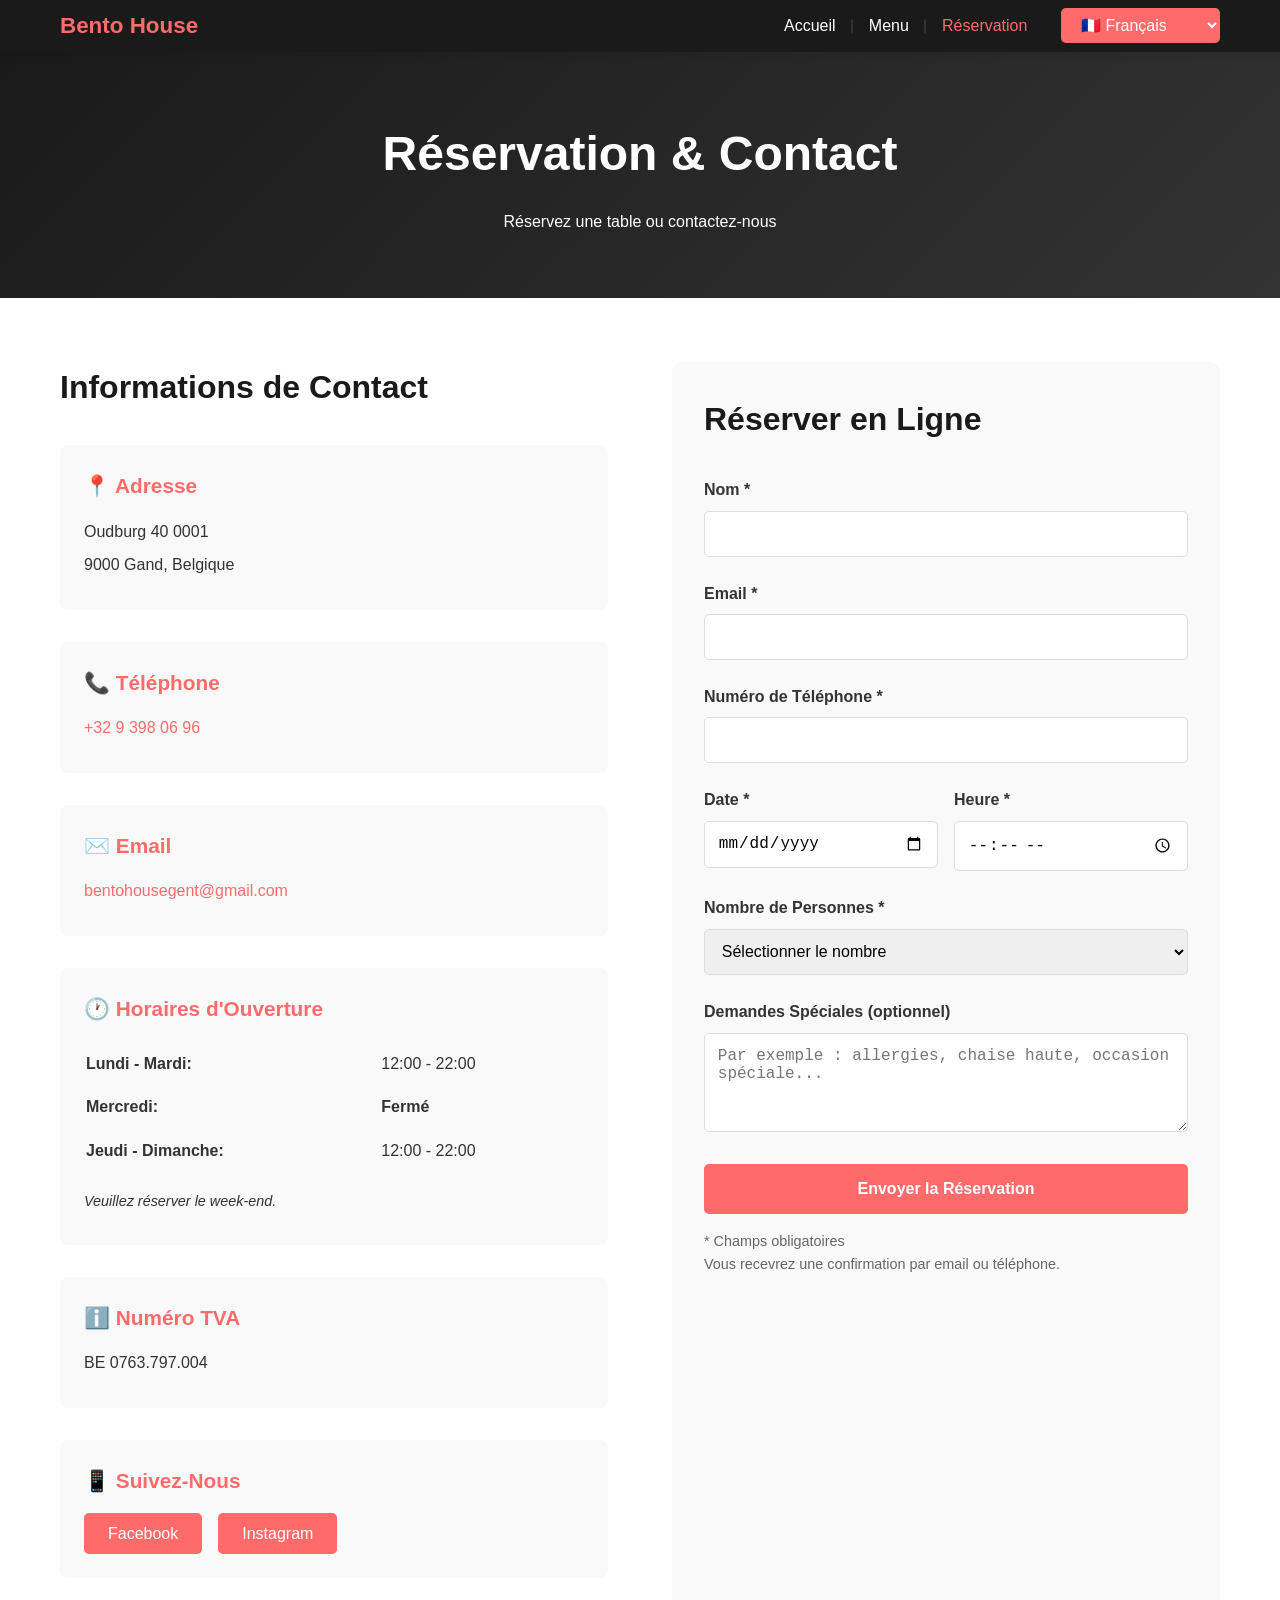
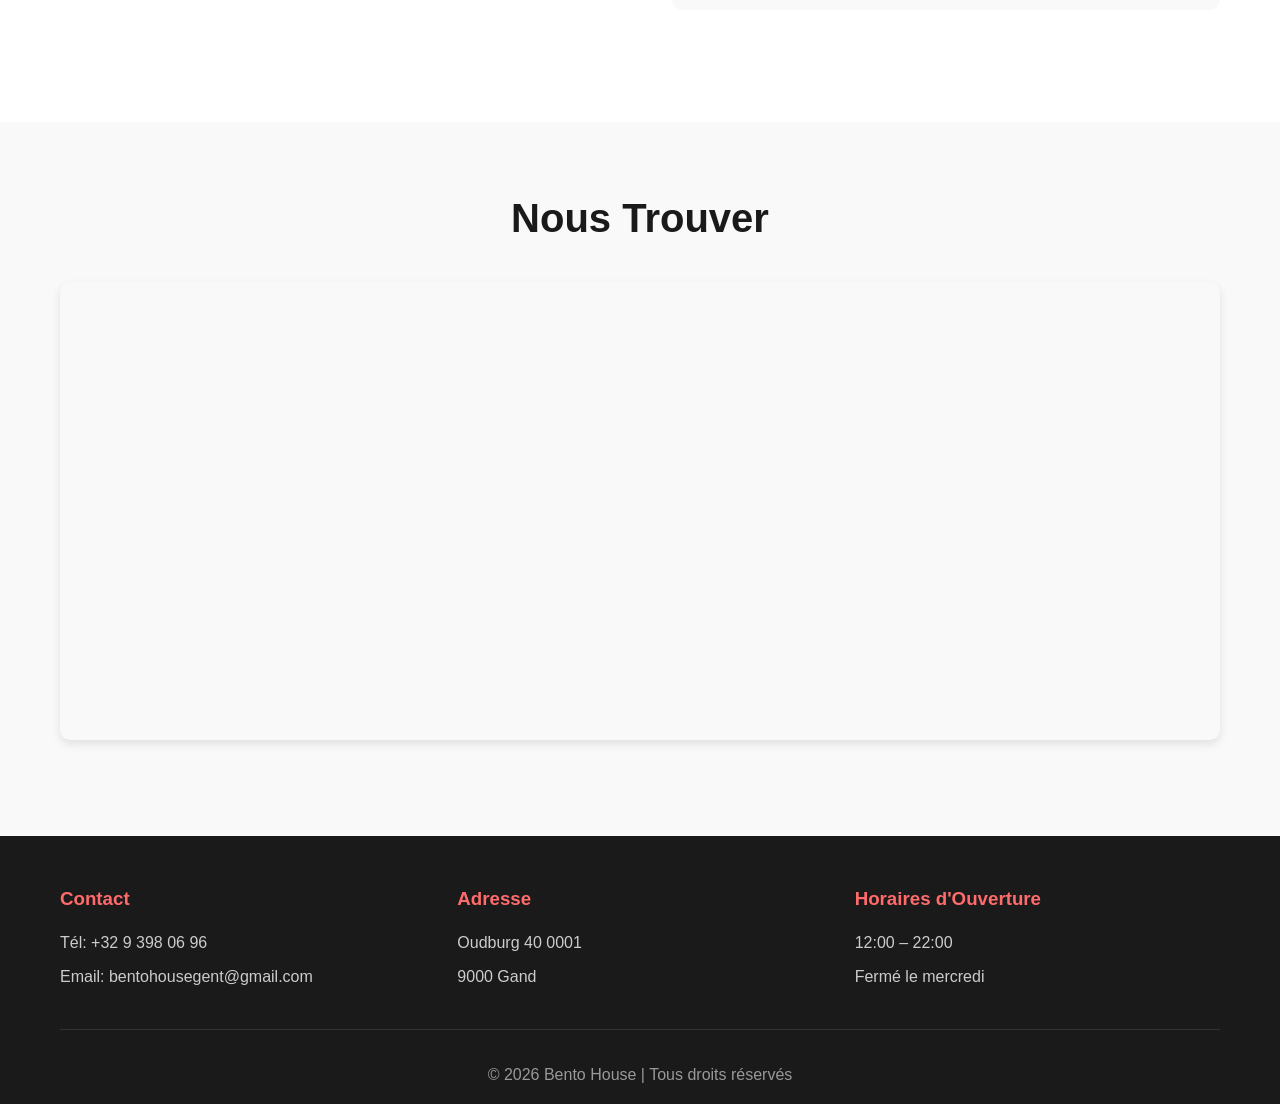
<file: reservation-fr.html>
<!DOCTYPE html>
<html lang="fr">
<head>
    <meta charset="UTF-8">
    <meta name="viewport" content="width=device-width, initial-scale=1.0">
    <title>Réservation - Bento House</title>
    <link rel="stylesheet" href="styles.css">
</head>
<body>
    <header>
        <div class="container">
            <div class="logo">
                <h1>Bento House</h1>
            </div>
            <nav>
                <ul>
                    <li><a href="index-fr.html">Accueil</a></li>
                    <li><a href="menu-fr.html">Menu</a></li>
                    <li><a href="reservation-fr.html" class="active">Réservation</a></li>
                    <li class="language-switcher">
                        <select class="lang-dropdown" onchange="window.location.href=this.value">
                            <option value="reservation.html">🇳🇱 Nederlands</option>
                            <option value="reservation-en.html">🇬🇧 English</option>
                            <option value="reservation-zh.html">🇨🇳 中文</option>
                            <option value="reservation-fr.html" selected>🇫🇷 Français</option>
                        </select>
                    </li>
                </ul>
            </nav>
        </div>
    </header>

    <main>
        <section class="reservation-header">
            <div class="container">
                <h1>Réservation & Contact</h1>
                <p>Réservez une table ou contactez-nous</p>
            </div>
        </section>

        <section class="contact-section">
            <div class="container">
                <div class="contact-grid">
                    <!-- Contact Info -->
                    <div class="contact-info">
                        <h2>Informations de Contact</h2>
                        
                        <div class="info-block">
                            <h3>📍 Adresse</h3>
                            <p>Oudburg 40 0001</p>
                            <p>9000 Gand, Belgique</p>
                        </div>

                        <div class="info-block">
                            <h3>📞 Téléphone</h3>
                            <p><a href="tel:+3293980696">+32 9 398 06 96</a></p>
                        </div>

                        <div class="info-block">
                            <h3>✉️ Email</h3>
                            <p><a href="mailto:bentohousegent@gmail.com">bentohousegent@gmail.com</a></p>
                        </div>

                        <div class="info-block">
                            <h3>🕐 Horaires d'Ouverture</h3>
                            <table class="hours-table">
                                <tr>
                                    <td>Lundi - Mardi:</td>
                                    <td>12:00 - 22:00</td>
                                </tr>
                                <tr>
                                    <td>Mercredi:</td>
                                    <td><strong>Fermé</strong></td>
                                </tr>
                                <tr>
                                    <td>Jeudi - Dimanche:</td>
                                    <td>12:00 - 22:00</td>
                                </tr>
                            </table>
                            <p class="note"><em>Veuillez réserver le week-end.</em></p>
                        </div>

                        <div class="info-block">
                            <h3>ℹ️ Numéro TVA</h3>
                            <p>BE 0763.797.004</p>
                        </div>

                        <div class="info-block social">
                            <h3>📱 Suivez-Nous</h3>
                            <div class="social-links">
                                <a href="https://www.facebook.com" target="_blank" class="social-btn">Facebook</a>
                                <a href="https://www.instagram.com" target="_blank" class="social-btn">Instagram</a>
                            </div>
                        </div>
                    </div>

                    <!-- Reservation Form -->
                    <div class="reservation-form">
                        <h2>Réserver en Ligne</h2>
                        <div id="form-success" style="display:none; background:#d4edda; color:#155724; border:1px solid #c3e6cb; border-radius:8px; padding:1.5rem; margin-bottom:1rem;">
                            ✅ Votre réservation a été reçue ! Nous vous contacterons dès que possible pour confirmation.
                        </div>
                        <div id="form-error" style="display:none; background:#f8d7da; color:#721c24; border:1px solid #f5c6cb; border-radius:8px; padding:1.5rem; margin-bottom:1rem;">
                            ❌ Une erreur s'est produite. Veuillez réessayer ou nous appeler au <a href="tel:+3293980696">+32 9 398 06 96</a>.
                        </div>
                        <form id="reservation-form">
                            <input type="hidden" name="access_key" value="w3f_8d9bc232749a0418d0e20b9ca113d4997260c2b77b976ea0">
                            <input type="hidden" name="subject" value="Nouvelle Réservation - Bento House">
                            <input type="hidden" name="from_name" value="Bento House Website">
                            <input type="hidden" name="_gotcha" style="display:none;">

                            <div class="form-group">
                                <label for="name">Nom *</label>
                                <input type="text" id="name" name="name" required>
                            </div>

                            <div class="form-group">
                                <label for="email">Email *</label>
                                <input type="email" id="email" name="email" required>
                            </div>

                            <div class="form-group">
                                <label for="phone">Numéro de Téléphone *</label>
                                <input type="tel" id="phone" name="phone" required>
                            </div>

                            <div class="form-row">
                                <div class="form-group">
                                    <label for="date">Date *</label>
                                    <input type="date" id="date" name="date" required>
                                </div>

                                <div class="form-group">
                                    <label for="time">Heure *</label>
                                    <input type="time" id="time" name="time" required>
                                </div>
                            </div>

                            <div class="form-group">
                                <label for="guests">Nombre de Personnes *</label>
                                <select id="guests" name="guests" required>
                                    <option value="">Sélectionner le nombre</option>
                                    <option value="1">1 personne</option>
                                    <option value="2">2 personnes</option>
                                    <option value="3">3 personnes</option>
                                    <option value="4">4 personnes</option>
                                    <option value="5">5 personnes</option>
                                    <option value="6">6 personnes</option>
                                    <option value="7">7 personnes</option>
                                    <option value="8">8 personnes</option>
                                    <option value="more">Plus de 8 personnes</option>
                                </select>
                            </div>

                            <div class="form-group">
                                <label for="message">Demandes Spéciales (optionnel)</label>
                                <textarea id="message" name="message" rows="4" placeholder="Par exemple : allergies, chaise haute, occasion spéciale..."></textarea>
                            </div>

                            <button type="submit" class="btn btn-primary">Envoyer la Réservation</button>
                        </form>
                        <p class="form-note">* Champs obligatoires<br>
                        Vous recevrez une confirmation par email ou téléphone.</p>

                        <script>
                            document.getElementById('reservation-form').addEventListener('submit', async function(e) {
                                e.preventDefault();
                                const form = e.target;
                                const btn = form.querySelector('button[type="submit"]');
                                btn.disabled = true;
                                try {
                                    const response = await fetch('https://api.w3forms.com/submit', {
                                        method: 'POST',
                                        body: new FormData(form)
                                    });
                                    if (response.ok) {
                                        form.style.display = 'none';
                                        const successEl = document.getElementById('form-success');
                                        successEl.style.display = 'block';
                                        successEl.scrollIntoView({ behavior: 'smooth', block: 'center' });
                                    } else {
                                        const errorEl = document.getElementById('form-error');
                                        errorEl.style.display = 'block';
                                        errorEl.scrollIntoView({ behavior: 'smooth', block: 'center' });
                                        btn.disabled = false;
                                    }
                                } catch (err) {
                                    const errorEl = document.getElementById('form-error');
                                    errorEl.style.display = 'block';
                                    errorEl.scrollIntoView({ behavior: 'smooth', block: 'center' });
                                    btn.disabled = false;
                                }
                            });
                        </script>
                    </div>
                </div>
            </div>
        </section>

        <!-- Map Section -->
        <section class="map-section">
            <div class="container">
                <h2>Nous Trouver</h2>
                <div class="map-container">
                    <iframe 
                        src="https://www.google.com/maps/embed?pb=!1m18!1m12!1m3!1d2508.0857845961994!2d3.7199844999999997!3d51.0476589!2m3!1f0!2f0!3f0!3m2!1i1024!2i768!4f13.1!3m3!1m2!1s0x47c373e2dddd3b99%3A0x6c1e1bc5e5c5e5e5!2sOudburg%2040%2C%209000%20Gent%2C%20Belgium!5e0!3m2!1sen!2snl!4v1234567890123!5m2!1sen!2snl" 
                        width="100%" 
                        height="450" 
                        style="border:0;" 
                        allowfullscreen="" 
                        loading="lazy" 
                        referrerpolicy="no-referrer-when-downgrade">
                    </iframe>
                </div>
            </div>
        </section>
    </main>

    <footer>
        <div class="container">
            <div class="footer-content">
                <div class="footer-section">
                    <h3>Contact</h3>
                    <p>Tél: +32 9 398 06 96</p>
                    <p>Email: bentohousegent@gmail.com</p>
                </div>
                <div class="footer-section">
                    <h3>Adresse</h3>
                    <p>Oudburg 40 0001</p>
                    <p>9000 Gand</p>
                </div>
                <div class="footer-section">
                    <h3>Horaires d'Ouverture</h3>
                    <p>12:00 – 22:00</p>
                    <p>Fermé le mercredi</p>
                </div>
            </div>
            <div class="footer-bottom">
                <p>&copy; 2026 Bento House | Tous droits réservés</p>
            </div>
        </div>
    </footer>


</body>
</html>
</file>
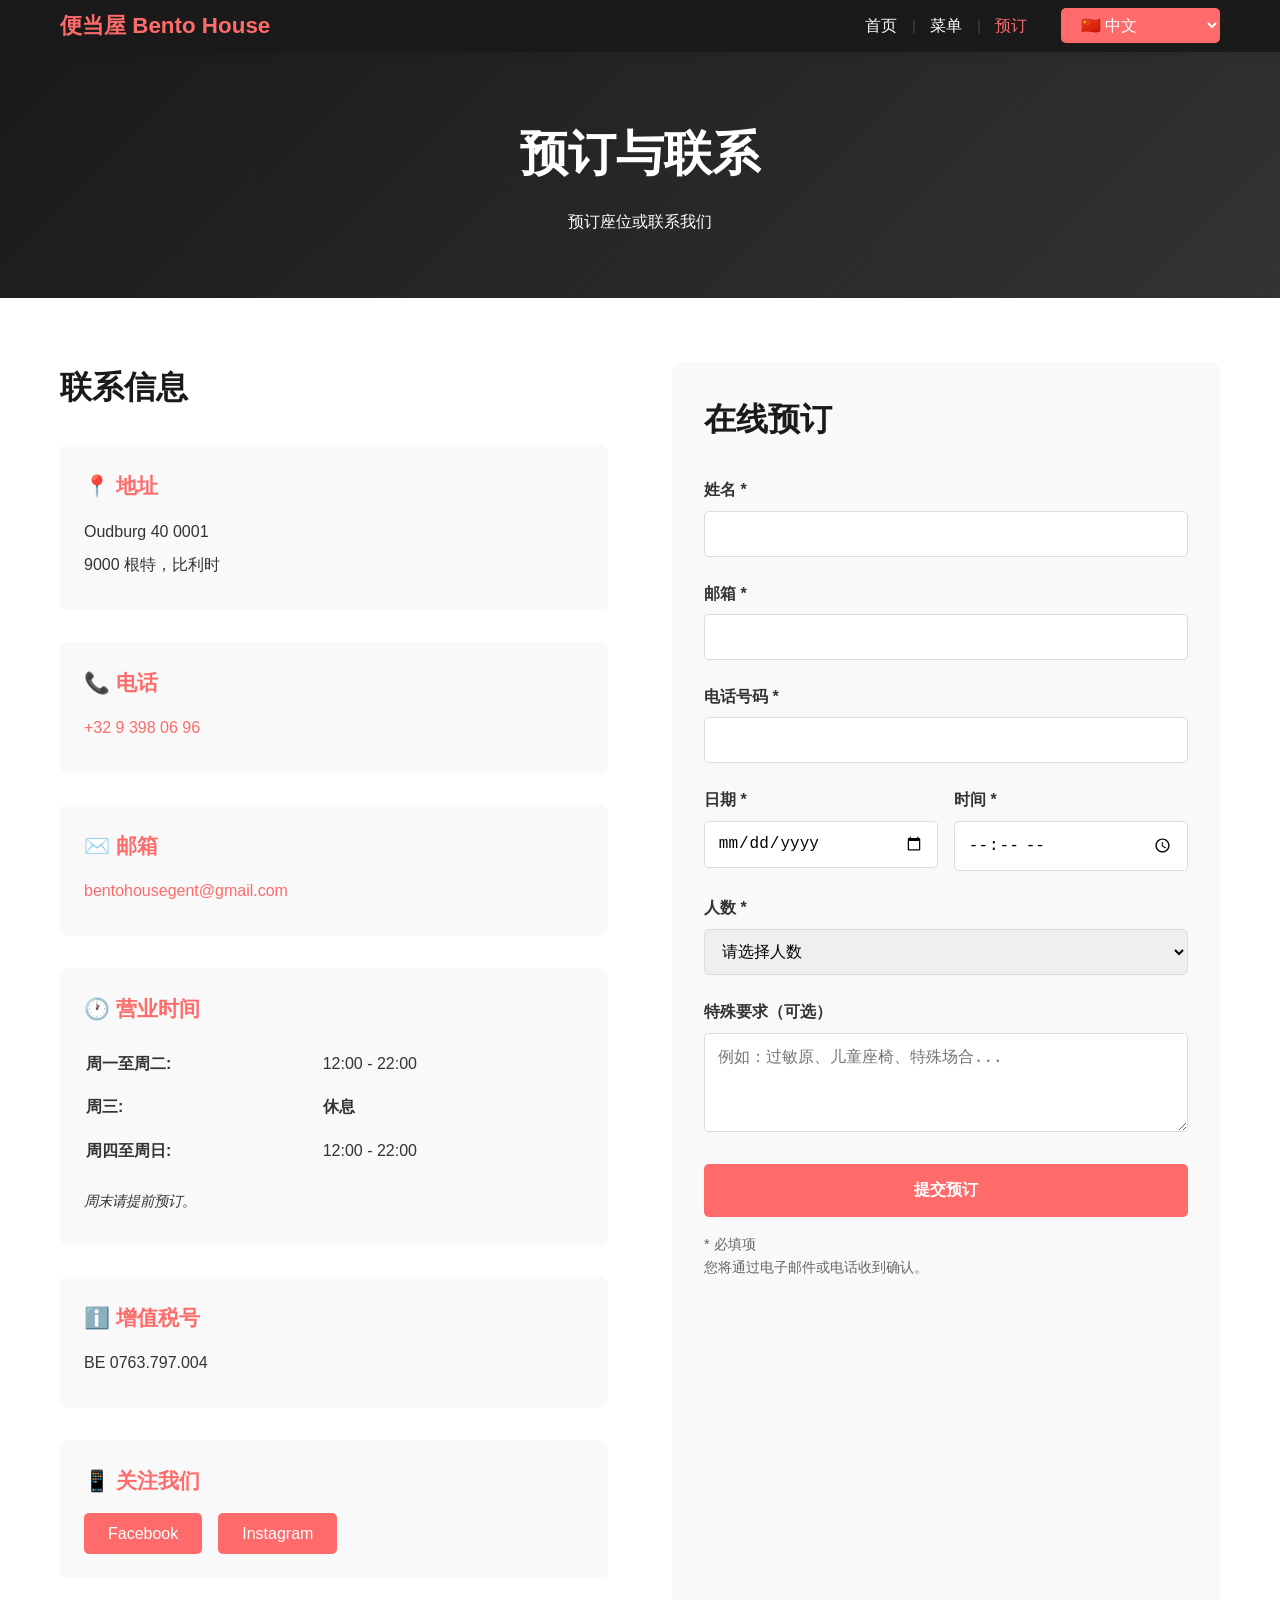
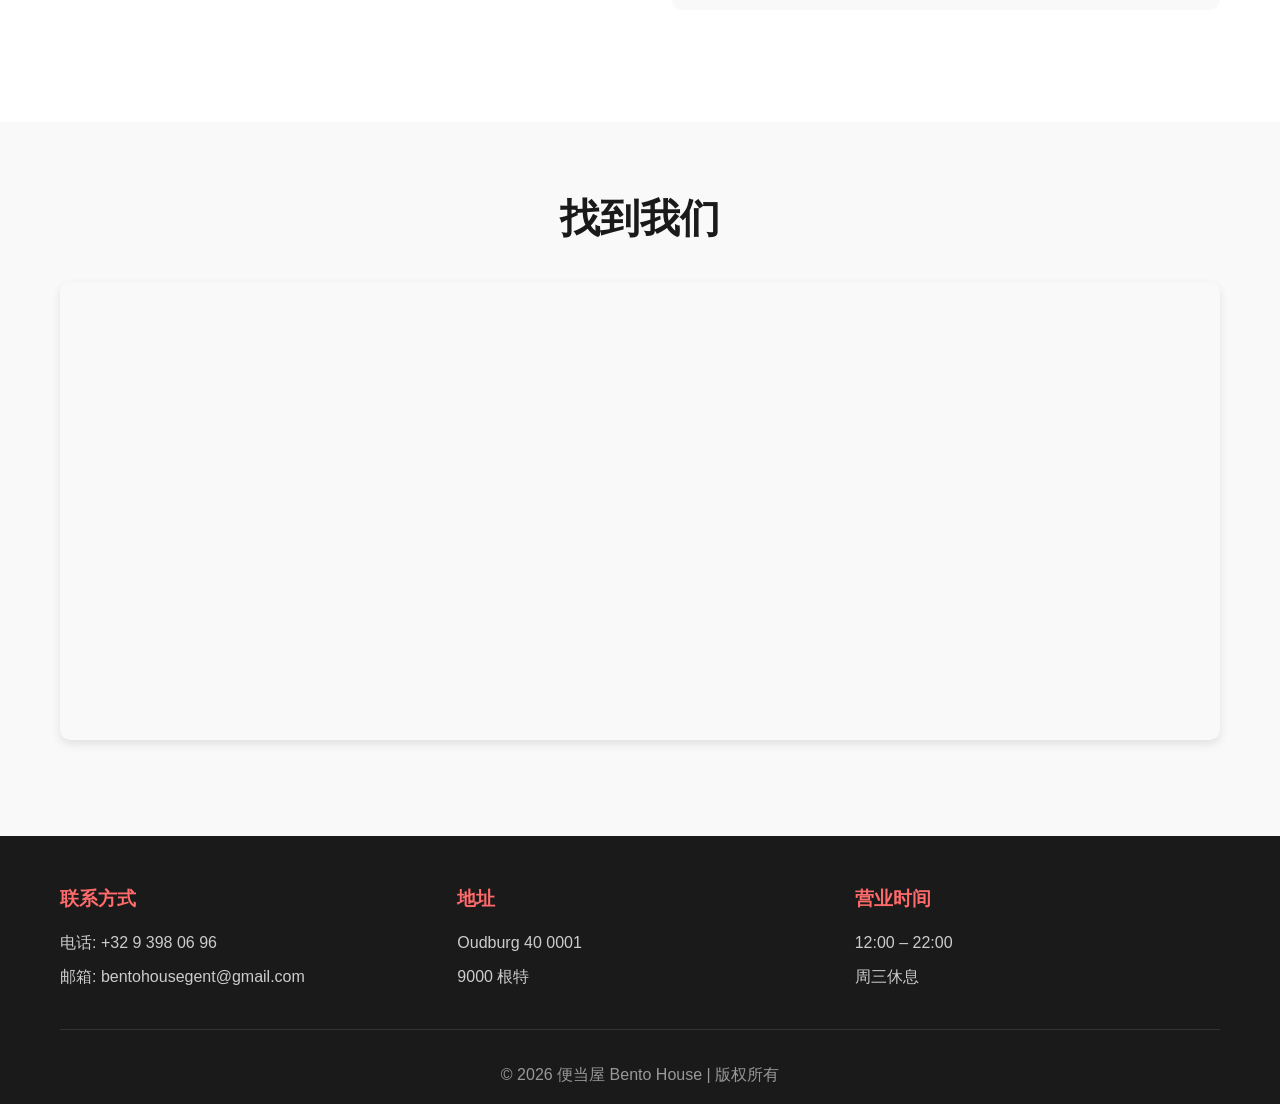
<file: reservation-zh.html>
<!DOCTYPE html>
<html lang="zh">
<head>
    <meta charset="UTF-8">
    <meta name="viewport" content="width=device-width, initial-scale=1.0">
    <title>预订 - 便当屋</title>
    <link rel="stylesheet" href="styles.css">
</head>
<body>
    <header>
        <div class="container">
            <div class="logo">
                <h1>便当屋 Bento House</h1>
            </div>
            <nav>
                <ul>
                    <li><a href="index-zh.html">首页</a></li>
                    <li><a href="menu-zh.html">菜单</a></li>
                    <li><a href="reservation-zh.html" class="active">预订</a></li>
                    <li class="language-switcher">
                        <select class="lang-dropdown" onchange="window.location.href=this.value">
                            <option value="reservation.html">🇳🇱 Nederlands</option>
                            <option value="reservation-en.html">🇬🇧 English</option>
                            <option value="reservation-zh.html" selected>🇨🇳 中文</option>
                            <option value="reservation-fr.html">🇫🇷 Français</option>
                        </select>
                    </li>
                </ul>
            </nav>
        </div>
    </header>

    <main>
        <section class="reservation-header">
            <div class="container">
                <h1>预订与联系</h1>
                <p>预订座位或联系我们</p>
            </div>
        </section>

        <section class="contact-section">
            <div class="container">
                <div class="contact-grid">
                    <!-- Contact Info -->
                    <div class="contact-info">
                        <h2>联系信息</h2>
                        
                        <div class="info-block">
                            <h3>📍 地址</h3>
                            <p>Oudburg 40 0001</p>
                            <p>9000 根特，比利时</p>
                        </div>

                        <div class="info-block">
                            <h3>📞 电话</h3>
                            <p><a href="tel:+3293980696">+32 9 398 06 96</a></p>
                        </div>

                        <div class="info-block">
                            <h3>✉️ 邮箱</h3>
                            <p><a href="mailto:bentohousegent@gmail.com">bentohousegent@gmail.com</a></p>
                        </div>

                        <div class="info-block">
                            <h3>🕐 营业时间</h3>
                            <table class="hours-table">
                                <tr>
                                    <td>周一至周二:</td>
                                    <td>12:00 - 22:00</td>
                                </tr>
                                <tr>
                                    <td>周三:</td>
                                    <td><strong>休息</strong></td>
                                </tr>
                                <tr>
                                    <td>周四至周日:</td>
                                    <td>12:00 - 22:00</td>
                                </tr>
                            </table>
                            <p class="note"><em>周末请提前预订。</em></p>
                        </div>

                        <div class="info-block">
                            <h3>ℹ️ 增值税号</h3>
                            <p>BE 0763.797.004</p>
                        </div>

                        <div class="info-block social">
                            <h3>📱 关注我们</h3>
                            <div class="social-links">
                                <a href="https://www.facebook.com" target="_blank" class="social-btn">Facebook</a>
                                <a href="https://www.instagram.com" target="_blank" class="social-btn">Instagram</a>
                            </div>
                        </div>
                    </div>

                    <!-- Reservation Form -->
                    <div class="reservation-form">
                        <h2>在线预订</h2>
                        <div id="form-success" style="display:none; background:#d4edda; color:#155724; border:1px solid #c3e6cb; border-radius:8px; padding:1.5rem; margin-bottom:1rem;">
                            ✅ 您的预订已收到！我们将尽快与您联系确认。
                        </div>
                        <div id="form-error" style="display:none; background:#f8d7da; color:#721c24; border:1px solid #f5c6cb; border-radius:8px; padding:1.5rem; margin-bottom:1rem;">
                            ❌ 出现了问题。请重试或致电 <a href="tel:+3293980696">+32 9 398 06 96</a>。
                        </div>
                        <form id="reservation-form">
                            <input type="hidden" name="access_key" value="w3f_8d9bc232749a0418d0e20b9ca113d4997260c2b77b976ea0">
                            <input type="hidden" name="subject" value="新预订 - Bento House">
                            <input type="hidden" name="from_name" value="Bento House Website">
                            <input type="hidden" name="_gotcha" style="display:none;">

                            <div class="form-group">
                                <label for="name">姓名 *</label>
                                <input type="text" id="name" name="name" required>
                            </div>

                            <div class="form-group">
                                <label for="email">邮箱 *</label>
                                <input type="email" id="email" name="email" required>
                            </div>

                            <div class="form-group">
                                <label for="phone">电话号码 *</label>
                                <input type="tel" id="phone" name="phone" required>
                            </div>

                            <div class="form-row">
                                <div class="form-group">
                                    <label for="date">日期 *</label>
                                    <input type="date" id="date" name="date" required>
                                </div>

                                <div class="form-group">
                                    <label for="time">时间 *</label>
                                    <input type="time" id="time" name="time" required>
                                </div>
                            </div>

                            <div class="form-group">
                                <label for="guests">人数 *</label>
                                <select id="guests" name="guests" required>
                                    <option value="">请选择人数</option>
                                    <option value="1">1人</option>
                                    <option value="2">2人</option>
                                    <option value="3">3人</option>
                                    <option value="4">4人</option>
                                    <option value="5">5人</option>
                                    <option value="6">6人</option>
                                    <option value="7">7人</option>
                                    <option value="8">8人</option>
                                    <option value="more">8人以上</option>
                                </select>
                            </div>

                            <div class="form-group">
                                <label for="message">特殊要求（可选）</label>
                                <textarea id="message" name="message" rows="4" placeholder="例如：过敏原、儿童座椅、特殊场合..."></textarea>
                            </div>

                            <button type="submit" class="btn btn-primary">提交预订</button>
                        </form>
                        <p class="form-note">* 必填项<br>
                        您将通过电子邮件或电话收到确认。</p>

                        <script>
                            document.getElementById('reservation-form').addEventListener('submit', async function(e) {
                                e.preventDefault();
                                const form = e.target;
                                const btn = form.querySelector('button[type="submit"]');
                                btn.disabled = true;
                                try {
                                    const response = await fetch('https://api.w3forms.com/submit', {
                                        method: 'POST',
                                        body: new FormData(form)
                                    });
                                    if (response.ok) {
                                        form.style.display = 'none';
                                        const successEl = document.getElementById('form-success');
                                        successEl.style.display = 'block';
                                        successEl.scrollIntoView({ behavior: 'smooth', block: 'center' });
                                    } else {
                                        const errorEl = document.getElementById('form-error');
                                        errorEl.style.display = 'block';
                                        errorEl.scrollIntoView({ behavior: 'smooth', block: 'center' });
                                        btn.disabled = false;
                                    }
                                } catch (err) {
                                    const errorEl = document.getElementById('form-error');
                                    errorEl.style.display = 'block';
                                    errorEl.scrollIntoView({ behavior: 'smooth', block: 'center' });
                                    btn.disabled = false;
                                }
                            });
                        </script>
                    </div>
                </div>
            </div>
        </section>

        <!-- Map Section -->
        <section class="map-section">
            <div class="container">
                <h2>找到我们</h2>
                <div class="map-container">
                    <iframe 
                        src="https://www.google.com/maps/embed?pb=!1m18!1m12!1m3!1d2508.0857845961994!2d3.7199844999999997!3d51.0476589!2m3!1f0!2f0!3f0!3m2!1i1024!2i768!4f13.1!3m3!1m2!1s0x47c373e2dddd3b99%3A0x6c1e1bc5e5c5e5e5!2sOudburg%2040%2C%209000%20Gent%2C%20Belgium!5e0!3m2!1sen!2snl!4v1234567890123!5m2!1sen!2snl" 
                        width="100%" 
                        height="450" 
                        style="border:0;" 
                        allowfullscreen="" 
                        loading="lazy" 
                        referrerpolicy="no-referrer-when-downgrade">
                    </iframe>
                </div>
            </div>
        </section>
    </main>

    <footer>
        <div class="container">
            <div class="footer-content">
                <div class="footer-section">
                    <h3>联系方式</h3>
                    <p>电话: +32 9 398 06 96</p>
                    <p>邮箱: bentohousegent@gmail.com</p>
                </div>
                <div class="footer-section">
                    <h3>地址</h3>
                    <p>Oudburg 40 0001</p>
                    <p>9000 根特</p>
                </div>
                <div class="footer-section">
                    <h3>营业时间</h3>
                    <p>12:00 – 22:00</p>
                    <p>周三休息</p>
                </div>
            </div>
            <div class="footer-bottom">
                <p>&copy; 2026 便当屋 Bento House | 版权所有</p>
            </div>
        </div>
    </footer>


</body>
</html>
</file>
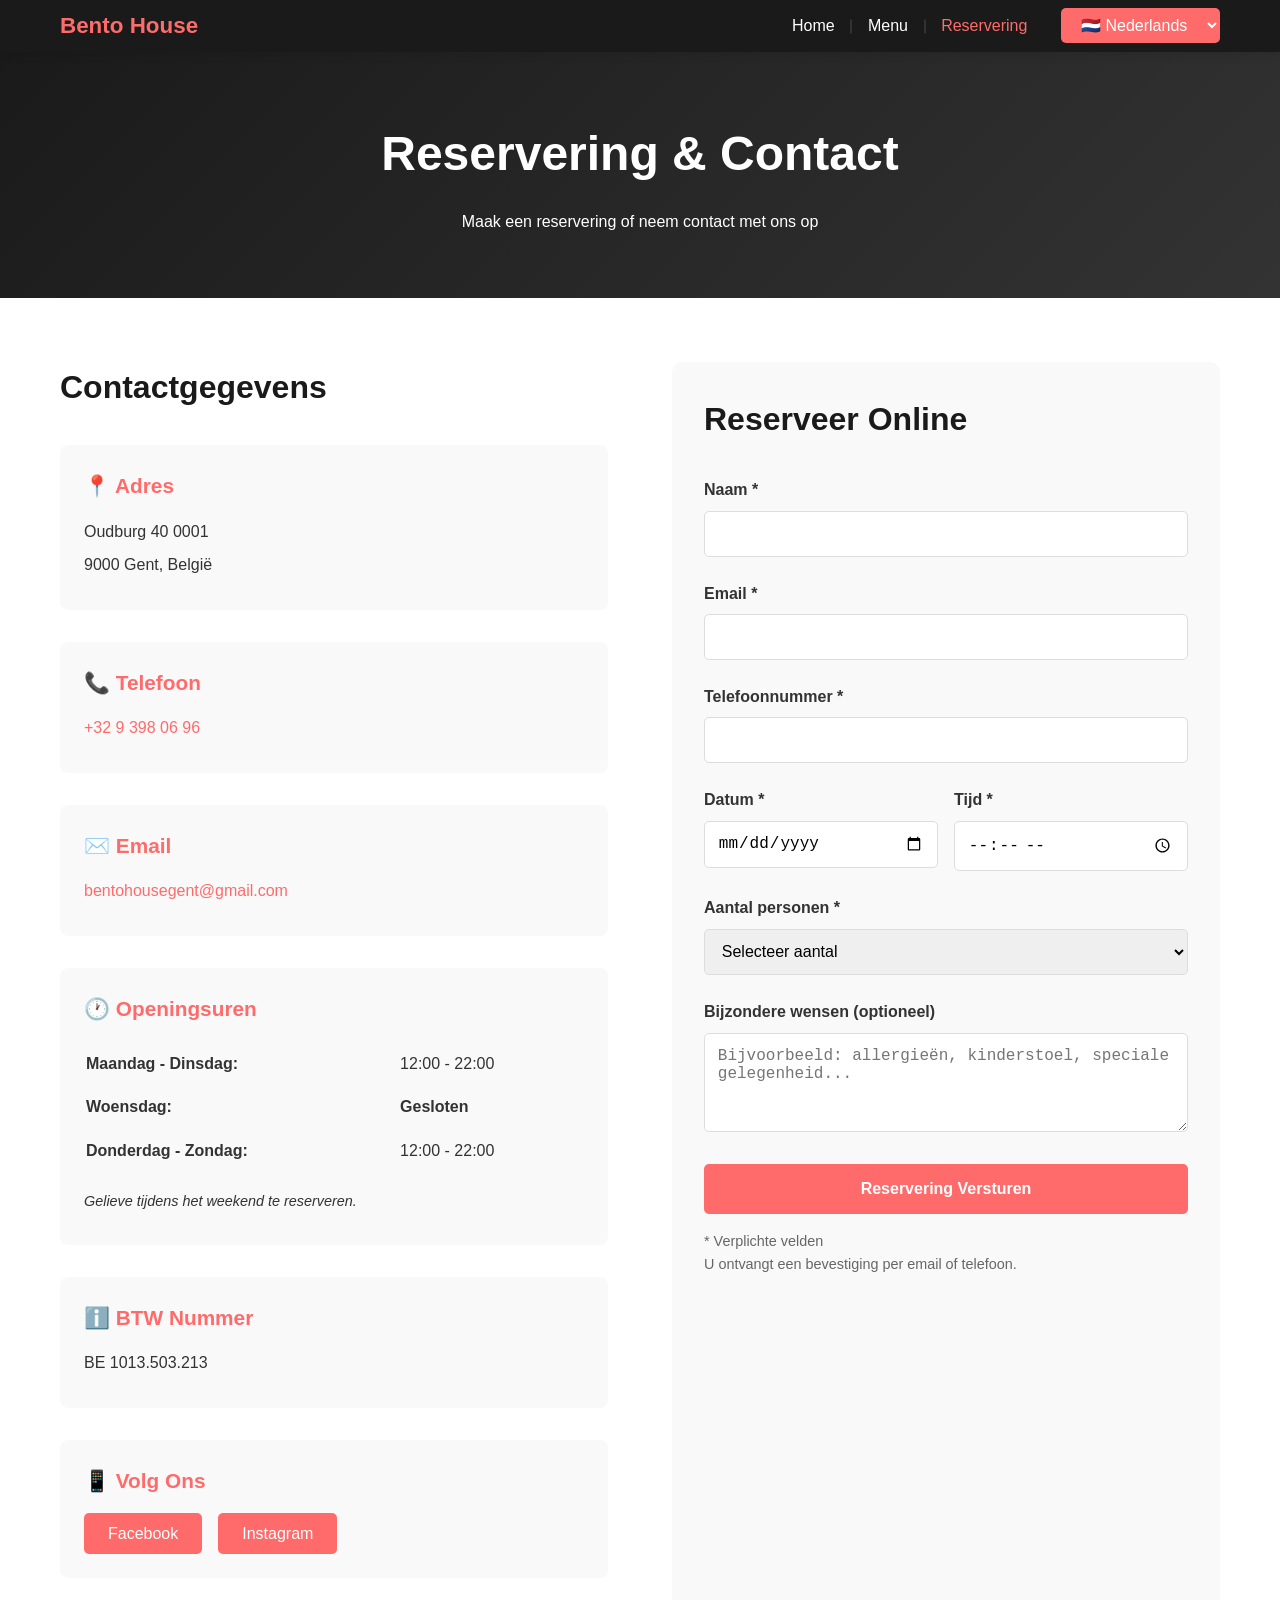
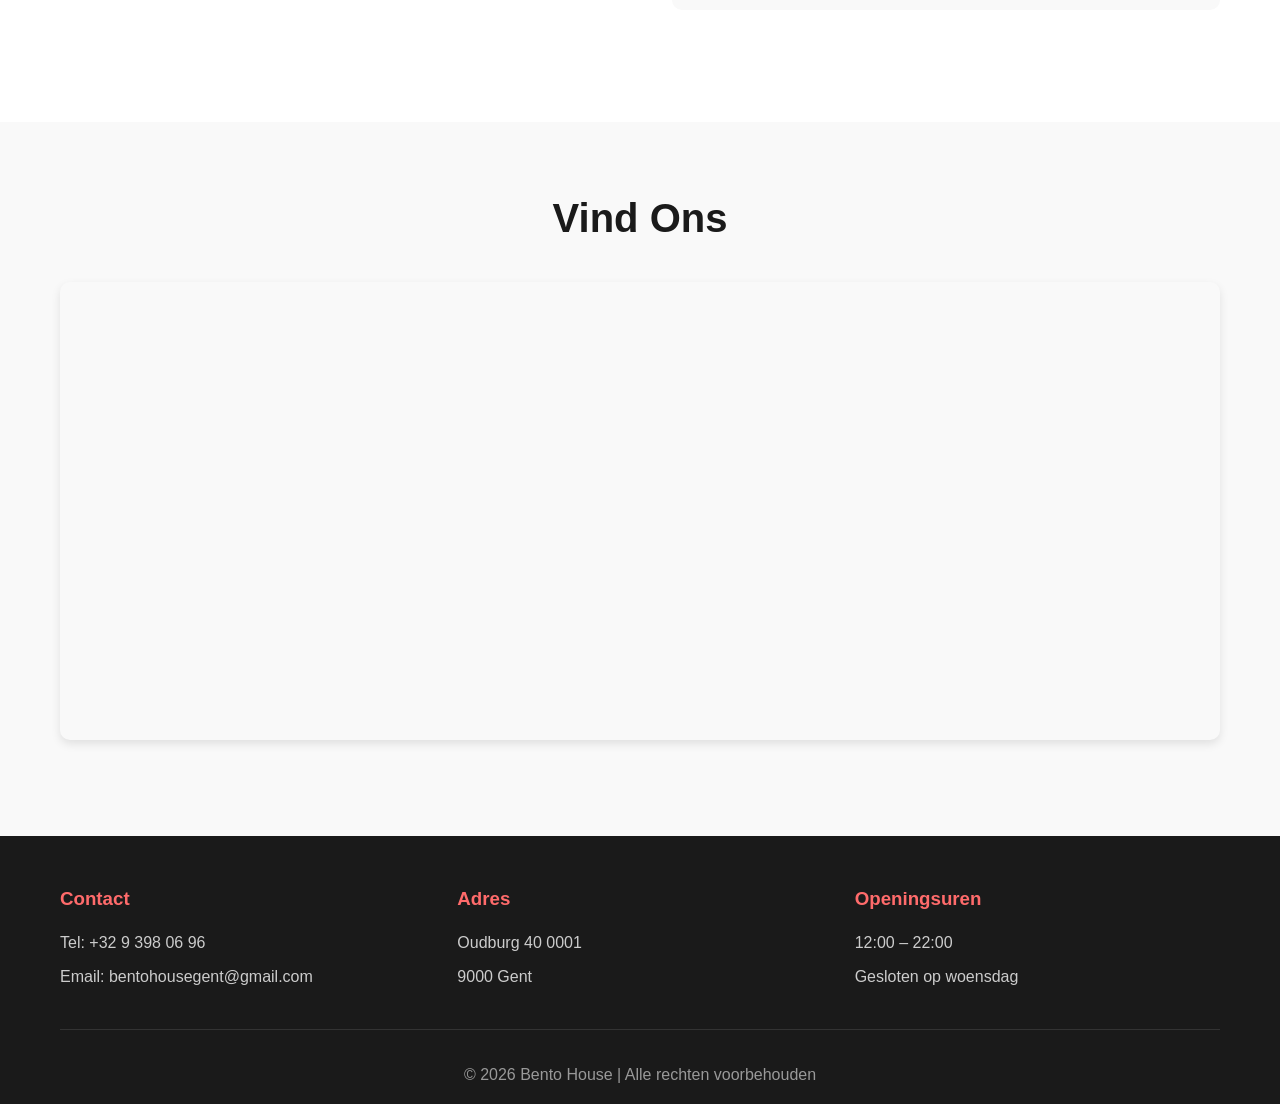
<file: reservation.html>
<!DOCTYPE html>
<html lang="nl">
<head>
    <meta charset="UTF-8">
    <meta name="viewport" content="width=device-width, initial-scale=1.0">
    <title>Reservering - Bento House</title>
    <link rel="stylesheet" href="styles.css">
</head>
<body>
    <header>
        <div class="container">
            <div class="logo">
                <h1>Bento House</h1>
            </div>
            <nav>
                <ul>
                    <li><a href="index.html">Home</a></li>
                    <li><a href="menu.html">Menu</a></li>
                    <li><a href="reservation.html" class="active">Reservering</a></li>
                    <li class="language-switcher">
                        <select class="lang-dropdown" onchange="window.location.href=this.value">
                            <option value="reservation.html" selected>🇳🇱 Nederlands</option>
                            <option value="reservation-en.html">🇬🇧 English</option>
                            <option value="reservation-zh.html">🇨🇳 中文</option>
                            <option value="reservation-fr.html">🇫🇷 Français</option>
                        </select>
                    </li>
                </ul>
            </nav>
        </div>
    </header>

    <main>
        <section class="reservation-header">
            <div class="container">
                <h1>Reservering & Contact</h1>
                <p>Maak een reservering of neem contact met ons op</p>
            </div>
        </section>

        <section class="contact-section">
            <div class="container">
                <div class="contact-grid">
                    <!-- Contact Info -->
                    <div class="contact-info">
                        <h2>Contactgegevens</h2>
                        
                        <div class="info-block">
                            <h3>📍 Adres</h3>
                            <p>Oudburg 40 0001</p>
                            <p>9000 Gent, België</p>
                        </div>

                        <div class="info-block">
                            <h3>📞 Telefoon</h3>
                            <p><a href="tel:+3293980696">+32 9 398 06 96</a></p>
                        </div>

                        <div class="info-block">
                            <h3>✉️ Email</h3>
                            <p><a href="mailto:bentohousegent@gmail.com">bentohousegent@gmail.com</a></p>
                        </div>

                        <div class="info-block">
                            <h3>🕐 Openingsuren</h3>
                            <table class="hours-table">
                                <tr>
                                    <td>Maandag - Dinsdag:</td>
                                    <td>12:00 - 22:00</td>
                                </tr>
                                <tr>
                                    <td>Woensdag:</td>
                                    <td><strong>Gesloten</strong></td>
                                </tr>
                                <tr>
                                    <td>Donderdag - Zondag:</td>
                                    <td>12:00 - 22:00</td>
                                </tr>
                            </table>
                            <p class="note"><em>Gelieve tijdens het weekend te reserveren.</em></p>
                        </div>

                        <div class="info-block">
                            <h3>ℹ️ BTW Nummer</h3>
                            <p>BE 1013.503.213</p>
                        </div>

                        <div class="info-block social">
                            <h3>📱 Volg Ons</h3>
                            <div class="social-links">
                                <a href="https://www.facebook.com" target="_blank" class="social-btn">Facebook</a>
                                <a href="https://www.instagram.com" target="_blank" class="social-btn">Instagram</a>
                            </div>
                        </div>
                    </div>

                    <!-- Reservation Form -->
                    <div class="reservation-form">
                        <h2>Reserveer Online</h2>
                        <div id="form-success" style="display:none; background:#d4edda; color:#155724; border:1px solid #c3e6cb; border-radius:8px; padding:1.5rem; margin-bottom:1rem;">
                            ✅ Uw reservering is ontvangen! We nemen zo snel mogelijk contact met u op ter bevestiging.
                        </div>
                        <div id="form-error" style="display:none; background:#f8d7da; color:#721c24; border:1px solid #f5c6cb; border-radius:8px; padding:1.5rem; margin-bottom:1rem;">
                            ❌ Er is iets misgegaan. Probeer het opnieuw of bel ons op <a href="tel:+3293980696">+32 9 398 06 96</a>.
                        </div>
                        <form id="reservation-form">
                            <input type="hidden" name="access_key" value="w3f_8d9bc232749a0418d0e20b9ca113d4997260c2b77b976ea0">
                            <input type="hidden" name="subject" value="Nieuwe reservering - Bento House">
                            <input type="hidden" name="from_name" value="Bento House Website">
                            <input type="hidden" name="_gotcha" style="display:none;">

                            <div class="form-group">
                                <label for="name">Naam *</label>
                                <input type="text" id="name" name="name" required>
                            </div>

                            <div class="form-group">
                                <label for="email">Email *</label>
                                <input type="email" id="email" name="email" required>
                            </div>

                            <div class="form-group">
                                <label for="phone">Telefoonnummer *</label>
                                <input type="tel" id="phone" name="phone" required>
                            </div>

                            <div class="form-row">
                                <div class="form-group">
                                    <label for="date">Datum *</label>
                                    <input type="date" id="date" name="date" required>
                                </div>

                                <div class="form-group">
                                    <label for="time">Tijd *</label>
                                    <input type="time" id="time" name="time" required>
                                </div>
                            </div>

                            <div class="form-group">
                                <label for="guests">Aantal personen *</label>
                                <select id="guests" name="guests" required>
                                    <option value="">Selecteer aantal</option>
                                    <option value="1">1 persoon</option>
                                    <option value="2">2 personen</option>
                                    <option value="3">3 personen</option>
                                    <option value="4">4 personen</option>
                                    <option value="5">5 personen</option>
                                    <option value="6">6 personen</option>
                                    <option value="7">7 personen</option>
                                    <option value="8">8 personen</option>
                                    <option value="more">Meer dan 8 personen</option>
                                </select>
                            </div>

                            <div class="form-group">
                                <label for="message">Bijzondere wensen (optioneel)</label>
                                <textarea id="message" name="message" rows="4" placeholder="Bijvoorbeeld: allergieën, kinderstoel, speciale gelegenheid..."></textarea>
                            </div>

                            <button type="submit" class="btn btn-primary">Reservering Versturen</button>
                        </form>
                        <p class="form-note">* Verplichte velden<br>
                        U ontvangt een bevestiging per email of telefoon.</p>

                        <script>
                            document.getElementById('reservation-form').addEventListener('submit', async function(e) {
                                e.preventDefault();
                                const form = e.target;
                                const btn = form.querySelector('button[type="submit"]');
                                btn.disabled = true;
                                try {
                                    const response = await fetch('https://api.w3forms.com/submit', {
                                        method: 'POST',
                                        body: new FormData(form)
                                    });
                                    if (response.ok) {
                                        form.style.display = 'none';
                                        const successEl = document.getElementById('form-success');
                                        successEl.style.display = 'block';
                                        successEl.scrollIntoView({ behavior: 'smooth', block: 'center' });
                                    } else {
                                        const errorEl = document.getElementById('form-error');
                                        errorEl.style.display = 'block';
                                        errorEl.scrollIntoView({ behavior: 'smooth', block: 'center' });
                                        btn.disabled = false;
                                    }
                                } catch (err) {
                                    const errorEl = document.getElementById('form-error');
                                    errorEl.style.display = 'block';
                                    errorEl.scrollIntoView({ behavior: 'smooth', block: 'center' });
                                    btn.disabled = false;
                                }
                            });
                        </script>
                    </div>
                </div>
            </div>
        </section>

        <!-- Map Section -->
        <section class="map-section">
            <div class="container">
                <h2>Vind Ons</h2>
                <div class="map-container">
                    <iframe 
                        src="https://www.google.com/maps/embed?pb=!1m18!1m12!1m3!1d2508.0857845961994!2d3.7199844999999997!3d51.0476589!2m3!1f0!2f0!3f0!3m2!1i1024!2i768!4f13.1!3m3!1m2!1s0x47c373e2dddd3b99%3A0x6c1e1bc5e5c5e5e5!2sOudburg%2040%2C%209000%20Gent%2C%20Belgium!5e0!3m2!1sen!2snl!4v1234567890123!5m2!1sen!2snl" 
                        width="100%" 
                        height="450" 
                        style="border:0;" 
                        allowfullscreen="" 
                        loading="lazy" 
                        referrerpolicy="no-referrer-when-downgrade">
                    </iframe>
                </div>
            </div>
        </section>
    </main>

    <footer>
        <div class="container">
            <div class="footer-content">
                <div class="footer-section">
                    <h3>Contact</h3>
                    <p>Tel: +32 9 398 06 96</p>
                    <p>Email: bentohousegent@gmail.com</p>
                </div>
                <div class="footer-section">
                    <h3>Adres</h3>
                    <p>Oudburg 40 0001</p>
                    <p>9000 Gent</p>
                </div>
                <div class="footer-section">
                    <h3>Openingsuren</h3>
                    <p>12:00 – 22:00</p>
                    <p>Gesloten op woensdag</p>
                </div>
            </div>
            <div class="footer-bottom">
                <p>&copy; 2026 Bento House | Alle rechten voorbehouden</p>
            </div>
        </div>
    </footer>


</body>
</html>
</file>
<file: styles.css>
/* Global Styles */
* {
    margin: 0;
    padding: 0;
    box-sizing: border-box;
}

body {
    font-family: 'Segoe UI', Tahoma, Geneva, Verdana, sans-serif;
    line-height: 1.6;
    color: #333;
    background-color: #f5f5f5;
}

.container {
    max-width: 1200px;
    margin: 0 auto;
    padding: 0 20px;
}

/* Header Styles */
header {
    background-color: #1a1a1a;
    color: #fff;
    padding: 0.5rem 0;
    position: sticky;
    top: 0;
    z-index: 1000;
    box-shadow: 0 2px 10px rgba(0,0,0,0.1);
}

header .container {
    display: flex;
    justify-content: space-between;
    align-items: center;
}

.logo h1 {
    font-size: 1.4rem;
    color: #ff6b6b;
    font-weight: 700;
}

nav ul {
    display: flex;
    list-style: none;
    gap: 0;
    align-items: center;
}

nav li:not(:first-child):not(.language-switcher) {
    display: flex;
    align-items: center;
}

nav li:not(:first-child):not(.language-switcher)::before {
    content: "｜";
    color: #555;
    font-size: 0.9rem;
}

.language-switcher {
    margin-left: 1.5rem;
}

nav a {
    color: #fff;
    text-decoration: none;
    font-weight: 500;
    transition: color 0.3s ease;
    padding: 0.3rem 0.6rem;
}

nav a:hover,
nav a.active {
    color: #ff6b6b;
}

/* language-switcher margin moved to nav ul block above */

.lang-dropdown {
    background-color: #ff6b6b;
    color: #fff;
    padding: 0.5rem 1rem;
    border: none;
    border-radius: 5px;
    font-size: 1rem;
    font-weight: 500;
    cursor: pointer;
    transition: all 0.3s ease;
    outline: none;
}

.lang-dropdown:hover {
    background-color: #ff5252;
}

.lang-dropdown option {
    background-color: #fff;
    color: #333;
    padding: 0.5rem;
}

#dranken .price {
    display: none;
}

/* Hero Section */
.hero {
    position: relative;
    height: 600px;
    overflow: hidden;
}

.hero-slider {
    position: relative;
    width: 100%;
    height: 100%;
}

.slide {
    position: absolute;
    top: 0;
    left: 0;
    width: 100%;
    height: 100%;
    opacity: 0;
    transition: opacity 1s ease-in-out;
}

.slide.active {
    opacity: 1;
}

.slide img {
    width: 100%;
    height: 100%;
    object-fit: cover;
}

.slider-nav {
    position: absolute;
    top: 50%;
    transform: translateY(-50%);
    background-color: rgba(0, 0, 0, 0.5);
    color: #fff;
    border: none;
    font-size: 3rem;
    padding: 1rem 1.5rem;
    cursor: pointer;
    z-index: 10;
    transition: all 0.3s ease;
    line-height: 1;
}

.slider-nav:hover {
    background-color: rgba(255, 107, 107, 0.9);
}

.slider-nav.prev {
    left: 20px;
}

.slider-nav.next {
    right: 20px;
}

.hero-overlay {
    position: absolute;
    top: 0;
    left: 0;
    width: 100%;
    height: 100%;
    background: rgba(0, 0, 0, 0.5);
    display: flex;
    flex-direction: column;
    justify-content: center;
    align-items: center;
    color: #fff;
    text-align: center;
}

.hero-overlay h2 {
    font-size: 3.5rem;
    margin-bottom: 1rem;
    text-shadow: 2px 2px 4px rgba(0,0,0,0.5);
}

.hero-overlay p {
    font-size: 1.5rem;
    margin-bottom: 2rem;
}

/* Button Styles */
.btn {
    display: inline-block;
    padding: 1rem 2.5rem;
    background-color: #ff6b6b;
    color: #fff;
    text-decoration: none;
    border-radius: 5px;
    font-weight: 600;
    transition: all 0.3s ease;
    border: none;
    cursor: pointer;
    font-size: 1rem;
}

.btn:hover {
    background-color: #ff5252;
    transform: translateY(-2px);
    box-shadow: 0 4px 10px rgba(255, 107, 107, 0.3);
}

.btn-primary {
    background-color: #ff6b6b;
    width: 100%;
}

/* About Section */
.about {
    padding: 4rem 0;
    background-color: #fff;
}

.about h2 {
    text-align: center;
    font-size: 2.5rem;
    margin-bottom: 2rem;
    color: #1a1a1a;
}

.about p {
    font-size: 1.1rem;
    line-height: 1.8;
    margin-bottom: 1.5rem;
    text-align: center;
    max-width: 900px;
    margin-left: auto;
    margin-right: auto;
}

/* Featured Items Section */
.featured-items {
    padding: 4rem 0;
    background-color: #f9f9f9;
}

.featured-items h2 {
    text-align: center;
    font-size: 2.5rem;
    margin-bottom: 3rem;
    color: #1a1a1a;
}

.category-title {
    font-size: 2rem;
    color: #ff6b6b;
    margin-top: 3rem;
    margin-bottom: 2rem;
    padding-bottom: 0.5rem;
    border-bottom: 3px solid #ff6b6b;
    text-align: center;
}

.category-title:first-of-type {
    margin-top: 0;
}

.items-grid {
    display: grid;
    grid-template-columns: repeat(auto-fit, minmax(300px, 1fr));
    gap: 2rem;
}

.item-card {
    background: #fff;
    border-radius: 10px;
    overflow: hidden;
    box-shadow: 0 4px 6px rgba(0,0,0,0.1);
    transition: transform 0.3s ease, box-shadow 0.3s ease;
}

.item-card:hover {
    transform: translateY(-5px);
    box-shadow: 0 8px 15px rgba(0,0,0,0.2);
}

.item-card img {
    width: 100%;
    height: 250px;
    object-fit: cover;
}

.item-card h3 {
    padding: 1rem;
    font-size: 1.5rem;
    color: #1a1a1a;
}

.item-card p {
    padding: 0 1rem 1.5rem 1rem;
    color: #666;
}

/* Gallery Section */
.gallery {
    padding: 4rem 0;
    background-color: #fff;
}

.gallery h2 {
    text-align: center;
    font-size: 2.5rem;
    margin-bottom: 3rem;
    color: #1a1a1a;
}

.gallery-grid {
    display: grid;
    grid-template-columns: repeat(auto-fit, minmax(250px, 1fr));
    gap: 1.5rem;
}

.gallery-grid img {
    width: 100%;
    height: 300px;
    object-fit: cover;
    border-radius: 8px;
    transition: transform 0.3s ease;
}

.gallery-grid img:hover {
    transform: scale(1.05);
}

/* Menu Page Styles */
.menu-header {
    background: linear-gradient(135deg, #1a1a1a 0%, #333 100%);
    color: #fff;
    padding: 4rem 0;
    text-align: center;
}

.menu-header h1 {
    font-size: 3rem;
    margin-bottom: 1rem;
}

.menu-content {
    padding: 4rem 0;
    background-color: #fff;
}

.menu-category {
    margin-bottom: 4rem;
}

.menu-category h2 {
    font-size: 2rem;
    margin-bottom: 2rem;
    color: #ff6b6b;
    border-bottom: 3px solid #ff6b6b;
    padding-bottom: 0.5rem;
}

.menu-items {
    display: grid;
    grid-template-columns: repeat(auto-fit, minmax(300px, 1fr));
    gap: 2rem;
}

.menu-item {
    display: flex;
    flex-direction: column;
    background-color: #fff;
    border-radius: 10px;
    overflow: hidden;
    box-shadow: 0 4px 6px rgba(0,0,0,0.1);
    transition: transform 0.3s ease, box-shadow 0.3s ease;
    padding: 0;
}

.menu-item:hover {
    transform: translateY(-5px);
    box-shadow: 0 8px 15px rgba(0,0,0,0.2);
    background-color: #fff;
}

.menu-item-img {
    width: 100%;
    height: 250px;
    object-fit: cover;
    border-radius: 0;
    flex-shrink: 0;
}

.item-info {
    flex: 1;
    min-width: 0;
    padding: 1rem 1rem 0.5rem 1rem;
}

.item-info h3 {
    font-size: 1.3rem;
    color: #1a1a1a;
    margin-bottom: 0.5rem;
}

.item-info p {
    color: #666;
    font-size: 0.95rem;
}

.price {
    font-size: 1.5rem;
    font-weight: 700;
    color: #ff6b6b;
    white-space: nowrap;
    margin-left: 0;
    padding: 0.5rem 1rem 1rem 1rem;
    align-self: flex-start;
}

/* Reservation Page Styles */
.reservation-header {
    background: linear-gradient(135deg, #1a1a1a 0%, #333 100%);
    color: #fff;
    padding: 4rem 0;
    text-align: center;
}

.reservation-header h1 {
    font-size: 3rem;
    margin-bottom: 1rem;
}

.contact-section {
    padding: 4rem 0;
    background-color: #fff;
}

.contact-grid {
    display: grid;
    grid-template-columns: 1fr 1fr;
    gap: 4rem;
    margin-bottom: 3rem;
}

.contact-info h2,
.reservation-form h2 {
    font-size: 2rem;
    margin-bottom: 2rem;
    color: #1a1a1a;
}

.info-block {
    margin-bottom: 2rem;
    padding: 1.5rem;
    background-color: #f9f9f9;
    border-radius: 8px;
}

.info-block h3 {
    font-size: 1.3rem;
    margin-bottom: 1rem;
    color: #ff6b6b;
}

.info-block p {
    margin-bottom: 0.5rem;
    color: #333;
}

.info-block a {
    color: #ff6b6b;
    text-decoration: none;
    transition: color 0.3s ease;
}

.info-block a:hover {
    color: #ff5252;
    text-decoration: underline;
}

.hours-table {
    width: 100%;
    margin-top: 1rem;
}

.hours-table td {
    padding: 0.5rem 0;
}

.hours-table td:first-child {
    font-weight: 600;
}

.note {
    margin-top: 1rem;
    font-size: 0.9rem;
    color: #666;
}

.social-links {
    display: flex;
    gap: 1rem;
    margin-top: 1rem;
}

.social-btn {
    display: inline-block;
    padding: 0.5rem 1.5rem;
    background-color: #ff6b6b;
    color: #fff !important;
    border-radius: 5px;
    text-decoration: none !important;
    transition: all 0.3s ease;
}

.social-btn:hover {
    background-color: #ff5252;
    transform: translateY(-2px);
}

/* Form Styles */
.reservation-form {
    background-color: #f9f9f9;
    padding: 2rem;
    border-radius: 10px;
}

.form-group {
    margin-bottom: 1.5rem;
}

.form-group label {
    display: block;
    margin-bottom: 0.5rem;
    font-weight: 600;
    color: #333;
}

.form-group input,
.form-group select,
.form-group textarea {
    width: 100%;
    padding: 0.8rem;
    border: 1px solid #ddd;
    border-radius: 5px;
    font-size: 1rem;
    transition: border-color 0.3s ease;
}

.form-group input:focus,
.form-group select:focus,
.form-group textarea:focus {
    outline: none;
    border-color: #ff6b6b;
}

.form-row {
    display: grid;
    grid-template-columns: 1fr 1fr;
    gap: 1rem;
}

.form-note {
    margin-top: 1rem;
    font-size: 0.9rem;
    color: #666;
}

/* Map Section */
.map-section {
    padding: 4rem 0;
    background-color: #f9f9f9;
}

.map-section h2 {
    text-align: center;
    font-size: 2.5rem;
    margin-bottom: 2rem;
    color: #1a1a1a;
}

.map-container {
    border-radius: 10px;
    overflow: hidden;
    box-shadow: 0 4px 10px rgba(0,0,0,0.1);
    margin-bottom: 2rem;
}

.map-info {
    text-align: center;
    padding: 1.5rem;
    background-color: #fff;
    border-radius: 8px;
}

.map-info p {
    margin: 0.5rem 0;
    font-size: 1.1rem;
}

/* Notice Section */
.notice-section {
    padding: 3rem 0;
    background-color: #fff;
}

.notice-box {
    background-color: #fff3cd;
    border-left: 5px solid #ff6b6b;
    padding: 2rem;
    border-radius: 8px;
}

.notice-box h3 {
    color: #1a1a1a;
    margin-bottom: 1rem;
}

.notice-box p {
    margin-bottom: 0.8rem;
    color: #333;
}

/* Footer Styles */
footer {
    background-color: #1a1a1a;
    color: #fff;
    padding: 3rem 0 1rem 0;
}

.footer-content {
    display: grid;
    grid-template-columns: repeat(auto-fit, minmax(250px, 1fr));
    gap: 2rem;
    margin-bottom: 2rem;
}

.footer-section h3 {
    color: #ff6b6b;
    margin-bottom: 1rem;
}

.footer-section p {
    margin-bottom: 0.5rem;
    color: #ccc;
}

.footer-bottom {
    text-align: center;
    padding-top: 2rem;
    border-top: 1px solid #333;
    color: #999;
}

/* Responsive Design */
@media (max-width: 768px) {
    header .container {
        flex-direction: column;
        gap: 1rem;
    }

    nav ul {
        flex-direction: column;
        gap: 0.5rem;
        text-align: center;
    }

    .hero {
        height: 400px;
    }

    .hero-overlay h2 {
        font-size: 2rem;
    }

    .hero-overlay p {
        font-size: 1.2rem;
    }

    .items-grid {
        grid-template-columns: 1fr;
    }

    .contact-grid {
        grid-template-columns: 1fr;
        gap: 2rem;
    }

    .form-row {
        grid-template-columns: 1fr;
    }

    .menu-item {
        flex-direction: column;
        gap: 1rem;
    }

    .price {
        margin-left: 0;
    }

    .gallery-grid {
        grid-template-columns: 1fr;
    }

    .menu-header h1,
    .reservation-header h1 {
        font-size: 2rem;
    }

    .about h2,
    .featured-items h2,
    .gallery h2,
    .map-section h2 {
        font-size: 2rem;
    }
}

@media (max-width: 480px) {
    .logo h1 {
        font-size: 1.5rem;
    }

    .hero-overlay h2 {
        font-size: 1.5rem;
    }

    .hero-overlay p {
        font-size: 1rem;
    }

    .btn {
        padding: 0.8rem 1.5rem;
        font-size: 0.9rem;
    }
}
</file>
